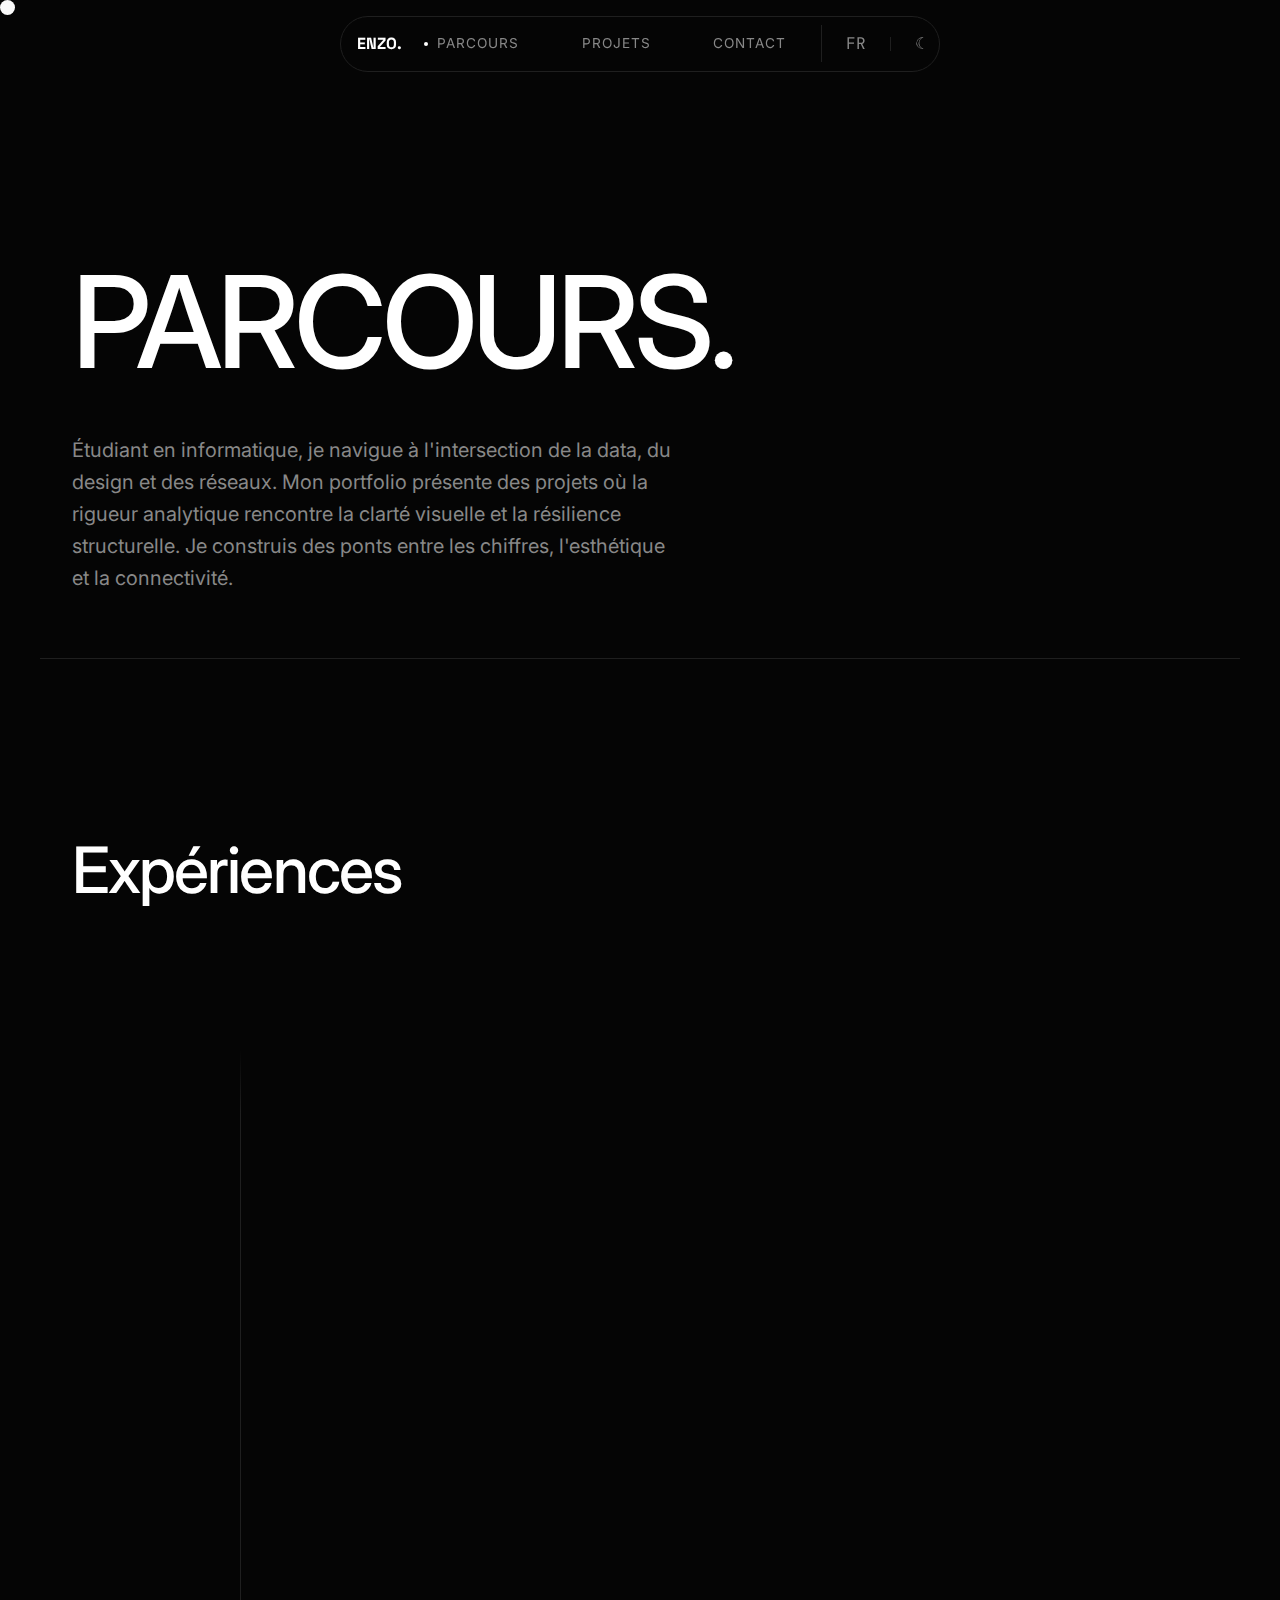
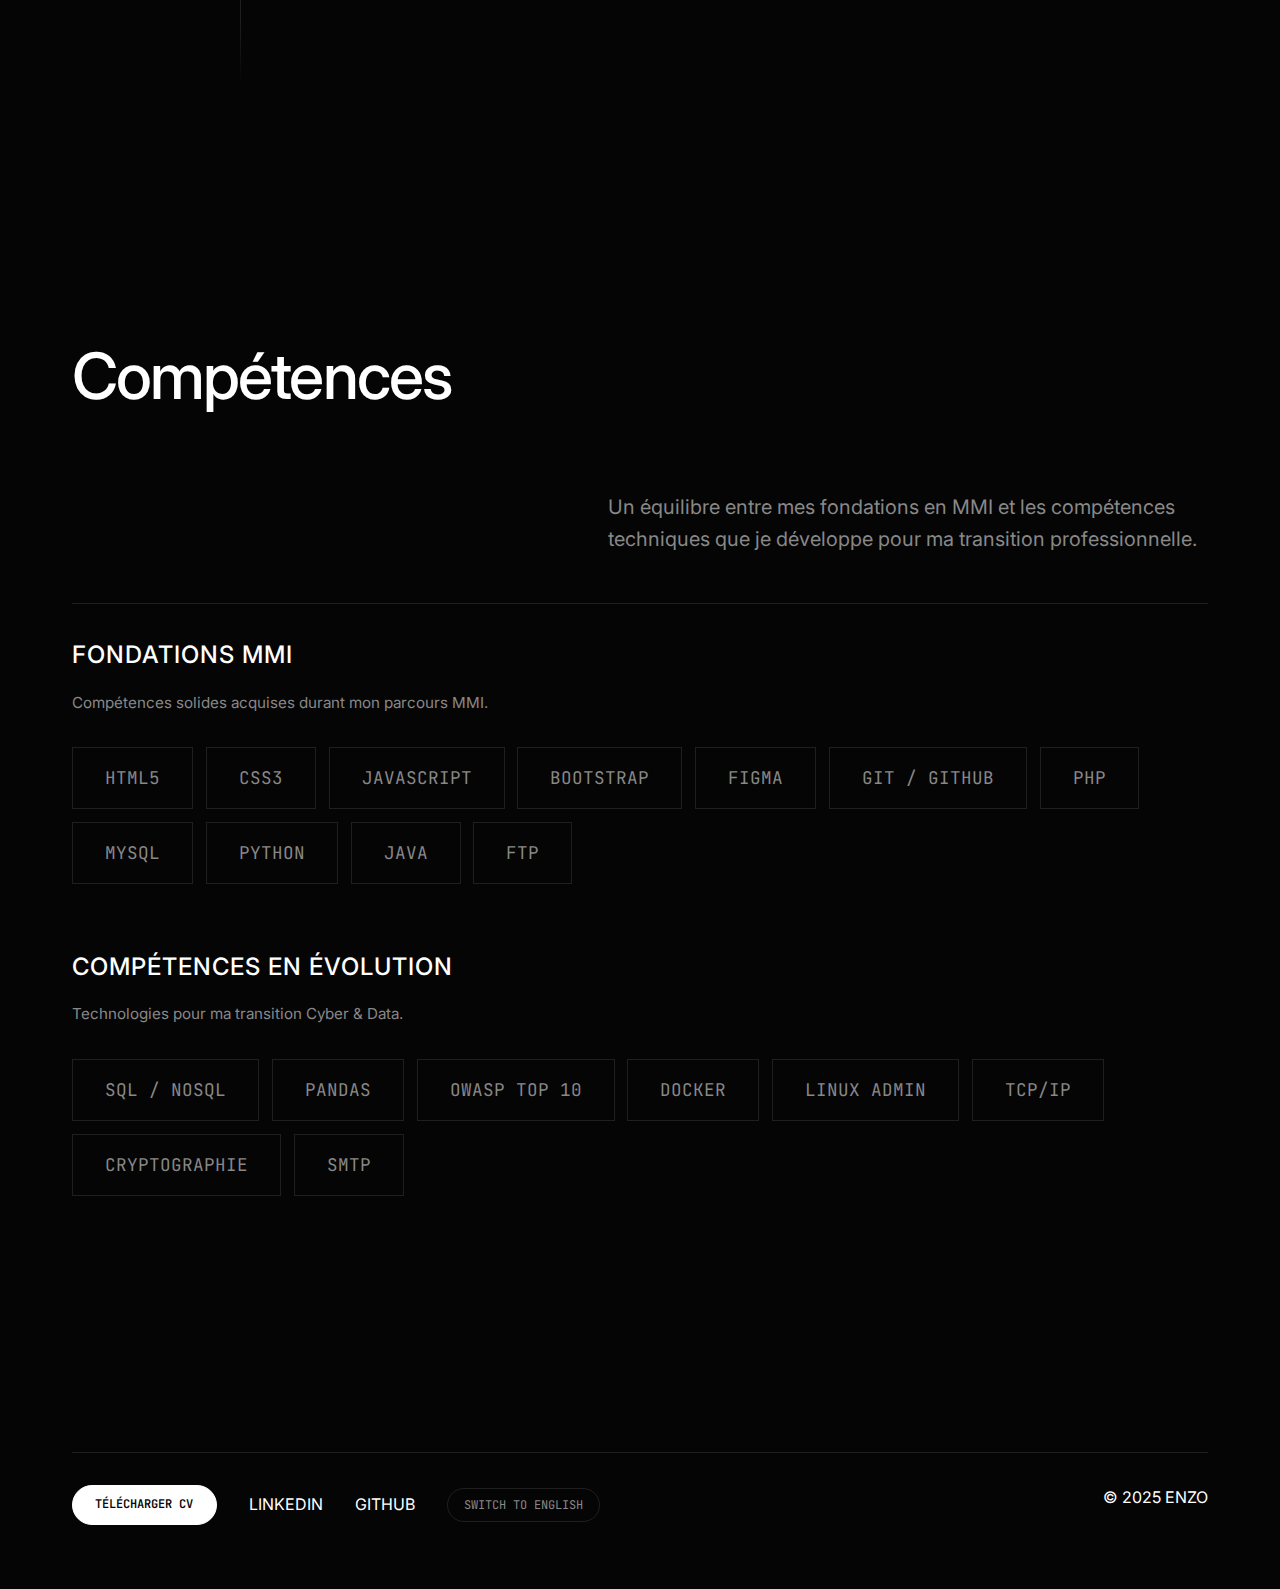
<file: about.html>
<!DOCTYPE html>
<html lang="fr" data-theme="dark">

<head>
    <meta charset="UTF-8">
    <meta name="viewport" content="width=device-width, initial-scale=1.0">
    <title>Parcours - Enzo</title>
    <link
        href="https://fonts.googleapis.com/css2?family=Space+Grotesk:wght@300;500;700&family=Inter:wght@300;400;600&family=JetBrains+Mono:wght@400&display=swap"
        rel="stylesheet">
    <link rel="stylesheet" href="style.css">
    <script>
        const savedTheme = localStorage.getItem('theme') || 'dark';
        document.documentElement.setAttribute('data-theme', savedTheme);
    </script>
    <style>
        .page-header {
            padding-top: 8rem;
            padding-bottom: 4rem;
            border-bottom: 1px solid var(--border-color);
            margin-bottom: 4rem;
        }
    </style>
</head>

<body>
    <div id="cursor"></div>

    <nav>
        <a href="index.html" class="logo">Enzo.</a>
        <div class="nav-links">
            <a href="about.html" data-i18n="nav_story" class="active">Parcours</a>
            <a href="projects.html" data-i18n="nav_work">Travaux</a>
            <a href="contact.html" data-i18n="nav_contact">Contact</a>
        </div>
        <div class="nav-actions">
            <button class="lang-toggle" id="lang-btn">FR</button>
            <div class="sep"></div>
            <button class="theme-toggle" id="theme-btn" title="Changer de thème">
                <span id="theme-icon">☾</span>
            </button>
            <button class="menu-toggle" id="menu-toggle" aria-label="Menu">
                <span></span>
                <span></span>
                <span></span>
            </button>
        </div>
    </nav>

    <main>
        <!-- Header -->
        <section class="container page-header">
            <h1 style="margin-bottom: 1rem;" data-i18n="title_story">Parcours.</h1>
            <p class="lead" style="margin-left: 0;" data-i18n="hero_lead">
                Étudiant en informatique, je navigue à l'intersection de la data, du design et des réseaux. Mon
                portfolio présente des projets où la rigueur analytique rencontre la clarté visuelle et la
                résilience structurelle.
            </p>
        </section>

        <!-- Parcours: Minimal Timeline -->
        <section id="parcours">
            <div class="container">
                <h2 data-i18n="sect_history">Expériences
                </h2>
                <div class="timeline">
                    <div class="timeline-item">
                        <span class="t-date" data-i18n="timeline_date_1">2024 - Aujourd'hui</span>
                        <h3 style="margin-bottom:0;" data-i18n="timeline_title_1">BUT Métiers du Multimédia et de
                            l'Internet</h3>
                        <p class="t-date" data-i18n="timeline_desc_1">Major de promotion 2024 - 2025</p>
                    </div>
                    <div class="timeline-item">
                        <span class="t-date" data-i18n="timeline_date_2">ÉTÉ 2025</span>
                        <h3 style="margin-bottom:0;" data-i18n="timeline_title_2">Junior Data Engineer</h3>
                        <p class="t-date" data-i18n="timeline_desc_2">Stage - La Banque Postale</p>
                    </div>
                    <div class="timeline-item">
                        <span class="t-date" data-i18n="timeline_date_3">2020 - 2023</span>
                        <h3 style="margin-bottom:0;" data-i18n="timeline_title_3">Lycée André Boulloche</h3>
                        <p class="t-date" data-i18n="timeline_desc_3">Baccalauréat Spécialité Mathématiques et Anglais
                            Mention Bien</p>
                    </div>
                </div>
            </div>
        </section>

        <!-- Competences Section -->
        <section id="competences">
            <div class="container">
                <h2 data-i18n="sect_skills">Compétences</h2>
                <p class="lead" style="margin-bottom: 3rem;" data-i18n="skills_lead">
                    Un équilibre entre mes fondations en MMI et les compétences techniques
                    que je développe pour ma transition professionnelle.
                </p>

                <div class="skills-container">
                    <div class="skills-section">
                        <h3 data-i18n="skills_sub_mmi">Fondations MMI</h3>
                        <p class="skills-description" data-i18n="skills_desc_mmi">
                            Compétences solides acquises durant mon parcours MMI.
                        </p>
                        <div class="skills-list">
                            <span class="skill-tag">HTML5</span>
                            <span class="skill-tag">CSS3</span>
                            <span class="skill-tag">JavaScript</span>
                            <span class="skill-tag">Bootstrap</span>
                            <span class="skill-tag">Figma</span>
                            <span class="skill-tag">Git / GitHub</span>
                            <span class="skill-tag">PHP</span>
                            <span class="skill-tag">MySQL</span>
                            <span class="skill-tag">Python</span>
                            <span class="skill-tag">Java</span>
                            <span class="skill-tag">FTP</span>

                        </div>
                    </div>

                    <div class="skills-section">
                        <h3 data-i18n="skills_sub_evo">Compétences en évolution</h3>
                        <p class="skills-description" data-i18n="skills_desc_evo">
                            Technologies pour ma transition Cyber & Data.
                        </p>
                        <div class="skills-list">
                            <span class="skill-tag">SQL / NoSQL</span>
                            <span class="skill-tag">Pandas</span>
                            <span class="skill-tag">OWASP Top 10</span>
                            <span class="skill-tag">Docker</span>
                            <span class="skill-tag">Linux Admin</span>
                            <span class="skill-tag">Tcp/IP</span>
                            <span class="skill-tag">Cryptographie</span>
                            <span class="skill-tag">Smtp</span>
                        </div>
                    </div>
                </div>
            </div>
        </section>

    </main>

    <!-- Footer -->
    <section id="contact-footer" style="padding: 4rem 0;">
        <div class="container contact-wrapper">
            <div
                style="margin-top: 6rem; display: flex; justify-content: space-between; border-top: 1px solid var(--border-color); padding-top: 2rem;">
                <div style="display:flex; gap: 2rem; align-items: center;">
                    <a href="cv/CV_Enzo_Abdi.pdf" download class="btn-download" data-i18n="footer_cv">Télécharger
                        CV</a>
                    <a href="https://www.linkedin.com/in/abdienzo/" target="_blank"
                        style="color: var(--text-primary); text-decoration: none;">LINKEDIN</a>
                    <a href="https://github.com/zoaavela" target="_blank"
                        style="color: var(--text-primary); text-decoration: none;">GITHUB</a>
                    <button class="footer-lang-btn" id="footer-lang-btn">Switch to English</button>
                </div>
                <div>© 2025 ENZO</div>
            </div>
        </div>
    </section>

    <script src="script.js"></script>
</body>

</html>
</file>
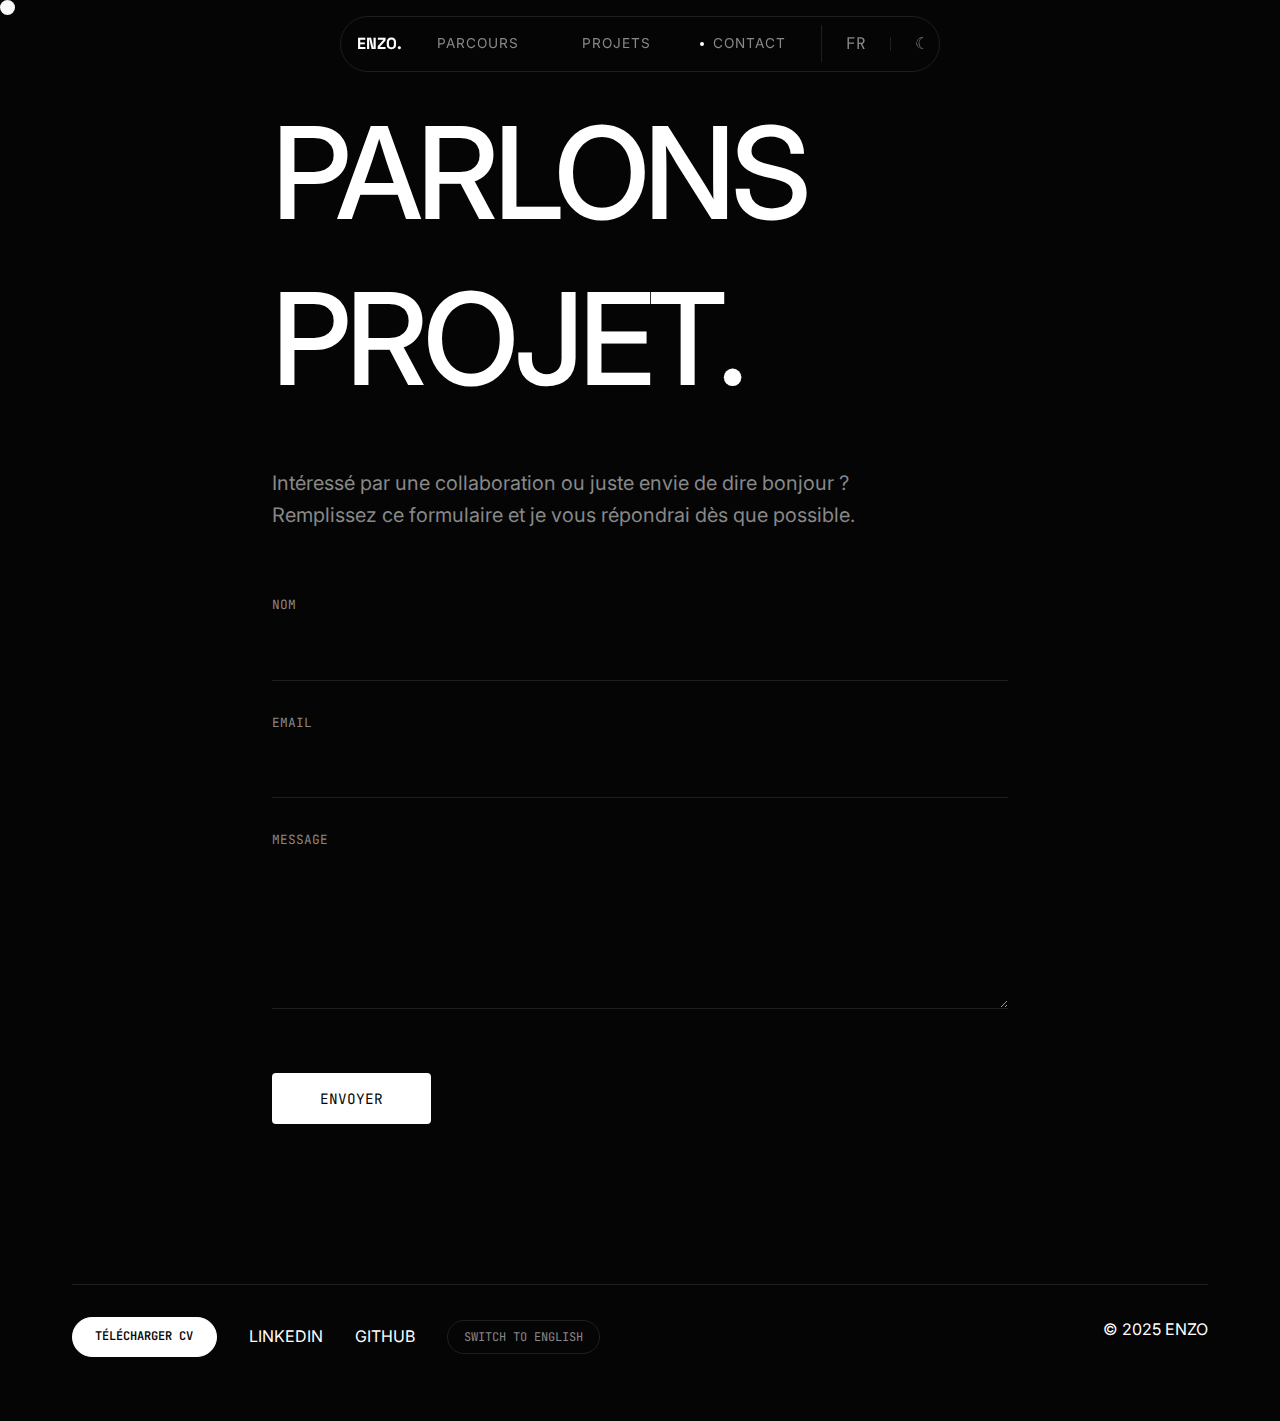
<file: contact.html>
<!DOCTYPE html>
<html lang="fr" data-theme="dark">

<head>
    <meta charset="UTF-8">
    <meta name="viewport" content="width=device-width, initial-scale=1.0">
    <title>Contact - Enzo</title>
    <link
        href="https://fonts.googleapis.com/css2?family=Space+Grotesk:wght@300;500;700&family=Inter:wght@300;400;600&family=JetBrains+Mono:wght@400&display=swap"
        rel="stylesheet">
    <link rel="stylesheet" href="style.css">
    <script>
        const savedTheme = localStorage.getItem('theme') || 'dark';
        document.documentElement.setAttribute('data-theme', savedTheme);
    </script>
    <style>
        .contact-page-wrapper {
            max-width: 800px;
            margin: 0 auto;
            padding-top: 4rem;
        }

        .contact-form {
            display: flex;
            flex-direction: column;
            gap: 2rem;
            margin-top: 4rem;
        }

        .form-group {
            display: flex;
            flex-direction: column;
            gap: 0.5rem;
        }

        .form-label {
            font-family: var(--font-mono);
            font-size: 0.8rem;
            text-transform: uppercase;
            color: var(--text-secondary);
        }

        .form-input,
        .form-textarea {
            background: transparent;
            border: none;
            border-bottom: 1px solid var(--border-color);
            padding: 1rem 0;
            color: var(--text-primary);
            font-family: var(--font-body);
            font-size: 1.2rem;
            transition: 0.3s;
            border-radius: 0;
            outline: none;
        }

        .form-input:focus,
        .form-textarea:focus {
            border-bottom-color: var(--text-primary);
        }

        .form-textarea {
            resize: vertical;
            min-height: 150px;
        }

        .form-submit {
            background: var(--text-primary);
            color: var(--bg-color);
            border: none;
            padding: 1rem 3rem;
            font-family: var(--font-mono);
            text-transform: uppercase;
            font-size: 0.9rem;
            cursor: pointer;
            align-self: flex-start;
            transition: 0.3s;
            border-radius: 4px;
            margin-top: 2rem;
        }

        .form-submit:hover {
            opacity: 0.9;
            transform: translateY(-2px);
        }

        /* Toast Notification */
        .notification-toast {
            position: fixed;
            top: -100px;
            left: 50%;
            transform: translateX(-50%);
            background: var(--text-primary);
            color: var(--bg-color);
            padding: 0.8rem 2rem;
            border-radius: 50px;
            font-family: var(--font-mono);
            font-size: 0.85rem;
            z-index: 2000;
            transition: 0.5s cubic-bezier(0.19, 1, 0.22, 1);
            opacity: 0;
            box-shadow: 0 10px 30px rgba(0, 0, 0, 0.2);
            pointer-events: none;
        }

        .notification-toast.show {
            top: 2rem;
            opacity: 1;
        }
    </style>
</head>

<body>
    <div id="cursor"></div>

    <nav>
        <a href="index.html" class="logo">Enzo.</a>
        <div class="nav-links">
            <a href="about.html" data-i18n="nav_story">Parcours</a>
            <a href="projects.html" data-i18n="nav_work">Travaux</a>
            <a href="contact.html" data-i18n="nav_contact" class="active">Contact</a>
        </div>
        <div class="nav-actions">
            <button class="lang-toggle" id="lang-btn">FR</button>
            <div class="sep"></div>
            <button class="theme-toggle" id="theme-btn" title="Changer de thème">
                <span id="theme-icon">☾</span>
            </button>
            <button class="menu-toggle" id="menu-toggle" aria-label="Menu">
                <span></span>
                <span></span>
                <span></span>
            </button>
        </div>
    </nav>

    <main class="full-height">
        <div class="container contact-page-wrapper">
            <h1 data-i18n="contact_title">Parlons <br>Projet.</h1>
            <p class="lead" style="margin-left: 0;" data-i18n="contact_subtitle">
                Intéressé par une collaboration ou juste envie de dire bonjour ? Remplissez ce formulaire et je vous
                répondrai dès que possible.
            </p>

            <form action="https://formspree.io/f/xqardyla" method="POST" class="contact-form">
                <div class="form-group">
                    <label for="name" class="form-label" data-i18n="form_name">Nom</label>
                    <input type="text" id="name" name="name" class="form-input" required>
                </div>
                <div class="form-group">
                    <label for="email" class="form-label" data-i18n="form_email">Email</label>
                    <input type="email" id="email" name="email" class="form-input" required>
                </div>
                <div class="form-group">
                    <label for="message" class="form-label" data-i18n="form_message">Message</label>
                    <textarea id="message" name="message" class="form-textarea" required></textarea>
                </div>
                <button type="submit" class="form-submit" data-i18n="form_submit">Envoyer</button>
            </form>
        </div>
    </main>

    <!-- Footer -->
    <section id="contact-footer" style="padding: 4rem 0;">
        <div class="container contact-wrapper">
            <div
                style="margin-top: 6rem; display: flex; justify-content: space-between; border-top: 1px solid var(--border-color); padding-top: 2rem;">
                <div style="display:flex; gap: 2rem; align-items: center;">
                    <a href="cv/CV_Enzo_Abdi.pdf" download class="btn-download" data-i18n="footer_cv">Télécharger
                        CV</a>
                    <a href="https://www.linkedin.com/in/abdienzo/" target="_blank"
                        style="color: var(--text-primary); text-decoration: none;">LINKEDIN</a>
                    <a href="https://github.com/zoaavela" target="_blank"
                        style="color: var(--text-primary); text-decoration: none;">GITHUB</a>
                    <button class="footer-lang-btn" id="footer-lang-btn">Switch to English</button>
                </div>
                <div>© 2025 ENZO</div>
            </div>
        </div>
    </section>

    <script src="script.js"></script>

    <!-- Notification Element -->
    <div id="notification" class="notification-toast">Message envoyé avec succès !</div>

    <script>
        // Form handling logic moved to script.js
    </script>
</body>

</html>
</file>
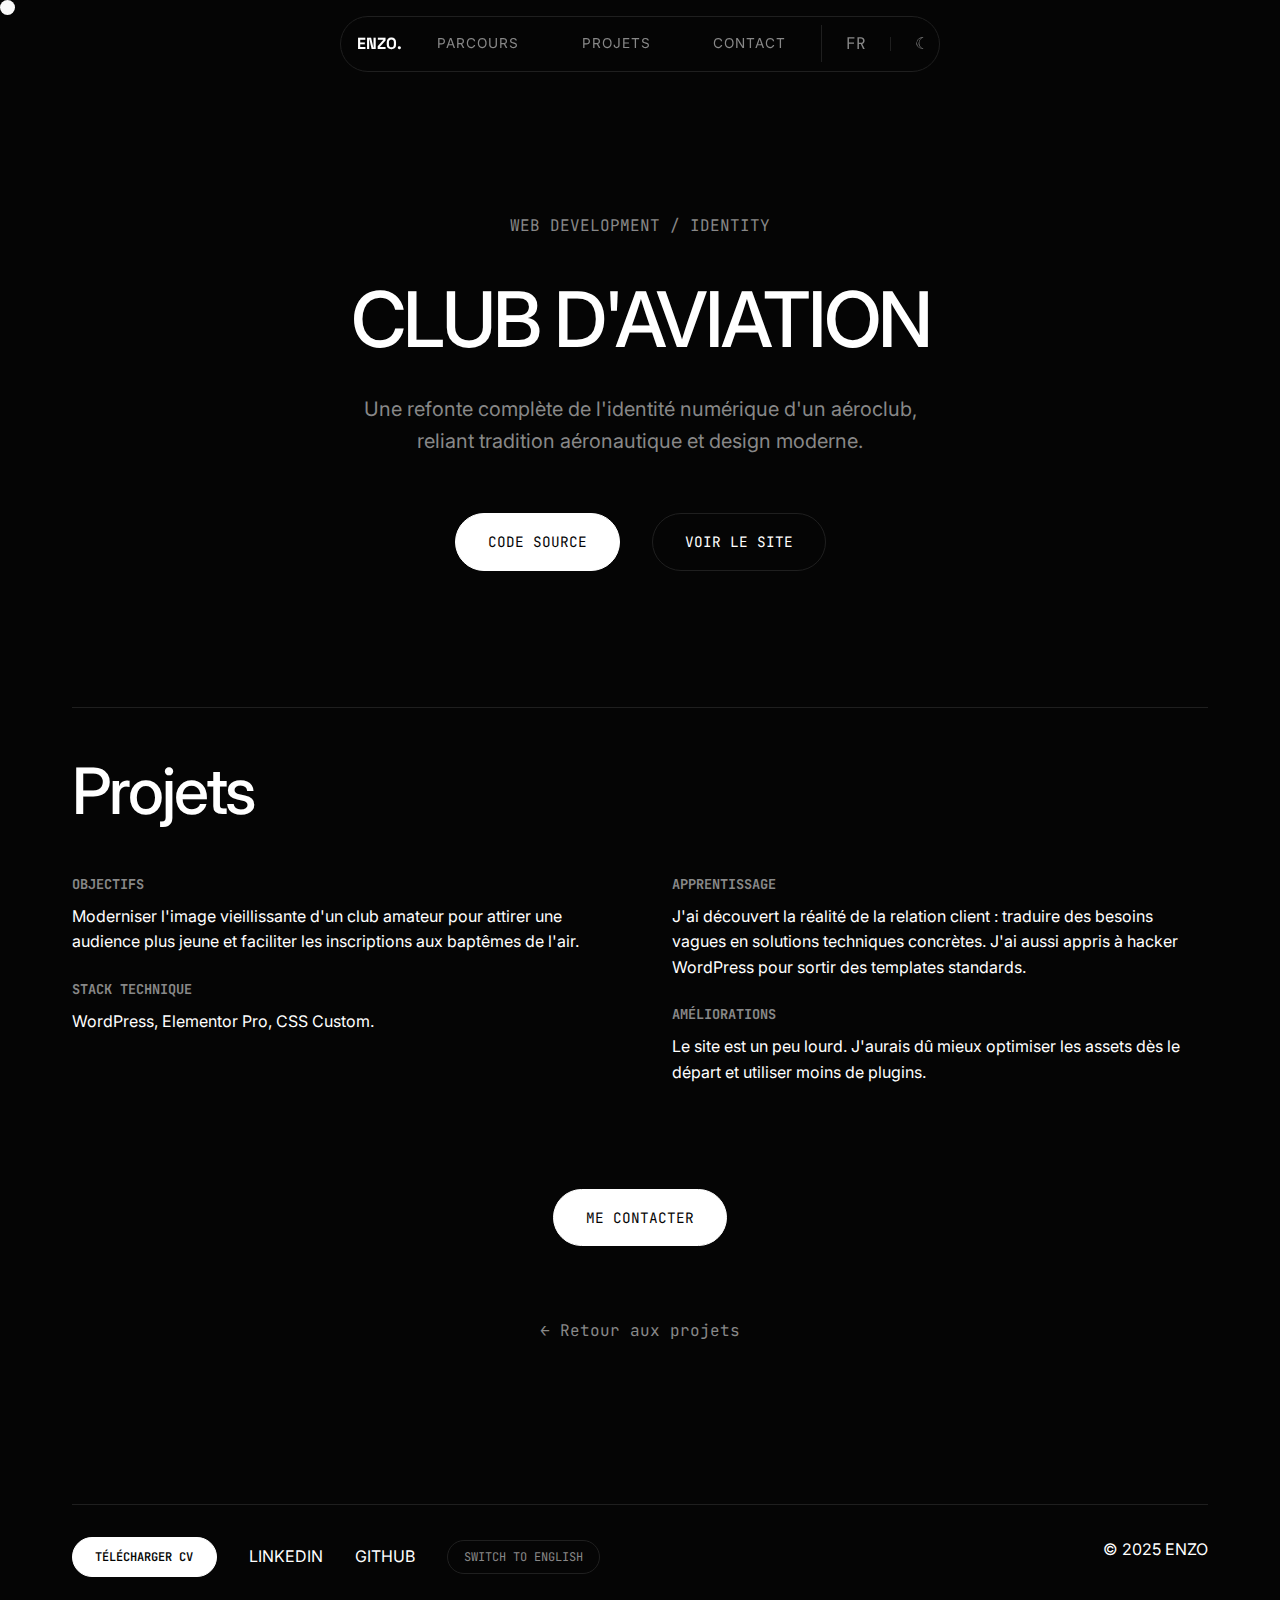
<file: project-aviation.html>
<!DOCTYPE html>
<html lang="fr" data-theme="dark">

<head>
    <meta charset="UTF-8">
    <meta name="viewport" content="width=device-width, initial-scale=1.0">
    <title>Club D'Aviation - Enzo</title>
    <link
        href="https://fonts.googleapis.com/css2?family=Space+Grotesk:wght@300;500;700&family=Inter:wght@300;400;600&family=JetBrains+Mono:wght@400&display=swap"
        rel="stylesheet">
    <link rel="stylesheet" href="style.css">
    <script>
        const savedTheme = localStorage.getItem('theme') || 'dark';
        document.documentElement.setAttribute('data-theme', savedTheme);
    </script>
    <style>
        .project-header {
            padding: 8rem 0 4rem;
            text-align: center;
        }

        .btn-action {
            display: inline-flex;
            align-items: center;
            justify-content: center;
            padding: 1rem 2rem;
            border: 1px solid var(--border-color);
            border-radius: 50px;
            text-decoration: none;
            color: var(--text-primary);
            font-family: var(--font-mono);
            text-transform: uppercase;
            font-size: 0.9rem;
            transition: 0.3s;
            min-width: 160px;
        }

        .btn-action:hover {
            background: var(--text-primary);
            color: var(--bg-color);
            border-color: var(--text-primary);
        }

        .btn-action.primary {
            background: var(--text-primary);
            color: var(--bg-color);
            border-color: var(--text-primary);
        }

        .btn-action.primary:hover {
            background: transparent;
            color: var(--text-primary);
        }

        .preview-container {
            width: 100%;
            height: 500px;
            background: var(--card-bg);
            border: 1px solid var(--border-color);
            margin-top: 4rem;
            display: flex;
            align-items: center;
            justify-content: center;
            border-radius: 8px;
            overflow: hidden;
            position: relative;
        }

        .preview-container img {
            width: 100%;
            height: 100%;
            object-fit: cover;
        }
    </style>
</head>

<body>
    <div id="cursor"></div>

    <nav>
        <a href="index.html" class="logo">Enzo.</a>
        <div class="nav-links">
            <a href="about.html" data-i18n="nav_story">Parcours</a>
            <a href="projects.html" data-i18n="nav_work">Travaux</a>
            <a href="contact.html" data-i18n="nav_contact">Contact</a>
        </div>
        <div class="nav-actions">
            <button class="lang-toggle" id="lang-btn">FR</button>
            <div class="sep"></div>
            <button class="theme-toggle" id="theme-btn" title="Changer de thème">

                <span id="theme-icon">☾</span>
            </button>
            <button class="menu-toggle" id="menu-toggle" aria-label="Menu">
                <span></span>
                <span></span>
                <span></span>
            </button>
        </div>
    </nav>

    <main>
        <article class="container">
            <!-- Header -->
            <div class="project-header">
                <span class="tag" style="font-family: var(--font-mono); color: var(--text-secondary);">WEB DEVELOPMENT /
                    IDENTITY</span>
                <h1 style="font-size: clamp(3rem, 6vw, 5rem); margin: 1rem 0;" data-i18n="avia_title">Club D'Aviation
                </h1>
                <p class="lead" style="margin: 0 auto; max-width: 600px;" data-i18n="avia_lead">
                    Une refonte complète de l'identité numérique d'un aéroclub, reliant tradition aéronautique et design
                    moderne.
                </p>

                <!-- Actions -->
                <div style="margin-top: 3rem; display: flex; gap: 1rem; justify-content: center;">
                    <a href="https://github.com/zoaavela/airclub-website" class="btn-action primary"
                        data-i18n="btn_code">Code Source</a>
                    <a href="https://zoaavela.github.io/airclub-website/" class="btn-action" data-i18n="btn_live">Voir
                        le site</a>
                </div>
            </div>


            <!-- Details -->
            <div
                style="margin-top: 4rem; display: grid; grid-template-columns: repeat(2, 1fr); gap: 4rem; border-top: 1px solid var(--border-color); padding-top: 2rem;">

                <!-- Project: Club Aviation -->
                <div style="grid-column: span 2;">
                    <h2 style="margin-bottom: 2rem;" data-i18n="stat_projects">Le Projet</h2>
                    <div style="display: grid; grid-template-columns: 1fr 1fr; gap: 4rem;">
                        <div>
                            <h4 style="font-family: var(--font-mono); color: var(--text-secondary); margin-bottom: 0.5rem; text-transform: uppercase; font-size: 0.85rem;"
                                data-i18n="lbl_objectives">
                                Objectifs</h4>
                            <p style="margin-bottom: 1.5rem;" data-i18n="avia_obj">Moderniser l'image vieillissante d'un
                                club amateur pour
                                attirer une audience plus jeune et faciliter les inscriptions aux baptêmes de l'air.</p>

                            <h4 style="font-family: var(--font-mono); color: var(--text-secondary); margin-bottom: 0.5rem; text-transform: uppercase; font-size: 0.85rem;"
                                data-i18n="lbl_stack">
                                Stack</h4>
                            <p>WordPress, Elementor Pro, CSS Custom.</p>
                        </div>
                        <div>
                            <h4 style="font-family: var(--font-mono); color: var(--text-secondary); margin-bottom: 0.5rem; text-transform: uppercase; font-size: 0.85rem;"
                                data-i18n="lbl_learning">
                                Apprentissage</h4>
                            <p style="margin-bottom: 1.5rem;" data-i18n="avia_learn">J'ai découvert la réalité de la
                                relation client : traduire
                                des besoins vagues en solutions techniques concrètes. J'ai aussi appris à hacker
                                WordPress pour sortir des templates standards.</p>

                            <h4 style="font-family: var(--font-mono); color: var(--text-secondary); margin-bottom: 0.5rem; text-transform: uppercase; font-size: 0.85rem;"
                                data-i18n="lbl_improvements">
                                Améliorations</h4>
                            <p data-i18n="avia_imp">Le site est un peu lourd. J'aurais dû mieux optimiser les assets dès
                                le départ et
                                utiliser moins de plugins.</p>
                        </div>
                    </div>
                </div>

            </div>

            <div style="margin-top: 6rem; text-align: center;">
                <a href="contact.html" class="btn-action primary" data-i18n="btn_contact_me">Me Contacter</a>
            </div>

            <div style="margin-top: 4rem; text-align: center;">
                <a href="projects.html"
                    style="color: var(--text-secondary); text-decoration: none; font-family: var(--font-mono);"
                    data-i18n="back_projects">← Retour
                    aux projets</a>
            </div>

        </article>
    </main>

    <!-- Footer -->
    <section id="contact-footer" style="padding: 4rem 0;">
        <div class="container contact-wrapper">
            <div
                style="margin-top: 6rem; display: flex; justify-content: space-between; border-top: 1px solid var(--border-color); padding-top: 2rem;">
                <div style="display:flex; gap: 2rem; align-items: center;">
                    <a href="cv/CV_Enzo_Abdi.pdf" download class="btn-download" data-i18n="footer_cv">Télécharger CV</a>
                    <a href="https://www.linkedin.com/in/abdienzo/" target="_blank"
                        style="color: var(--text-primary); text-decoration: none;">LINKEDIN</a>
                    <a href="https://github.com/zoaavela" target="_blank"
                        style="color: var(--text-primary); text-decoration: none;">GITHUB</a>
                    <button class="footer-lang-btn" id="footer-lang-btn">Switch to English</button>
                </div>
                <div>© 2025 ENZO</div>
            </div>
        </div>
    </section>

    <script src="script.js"></script>
</body>

</html>
</file>
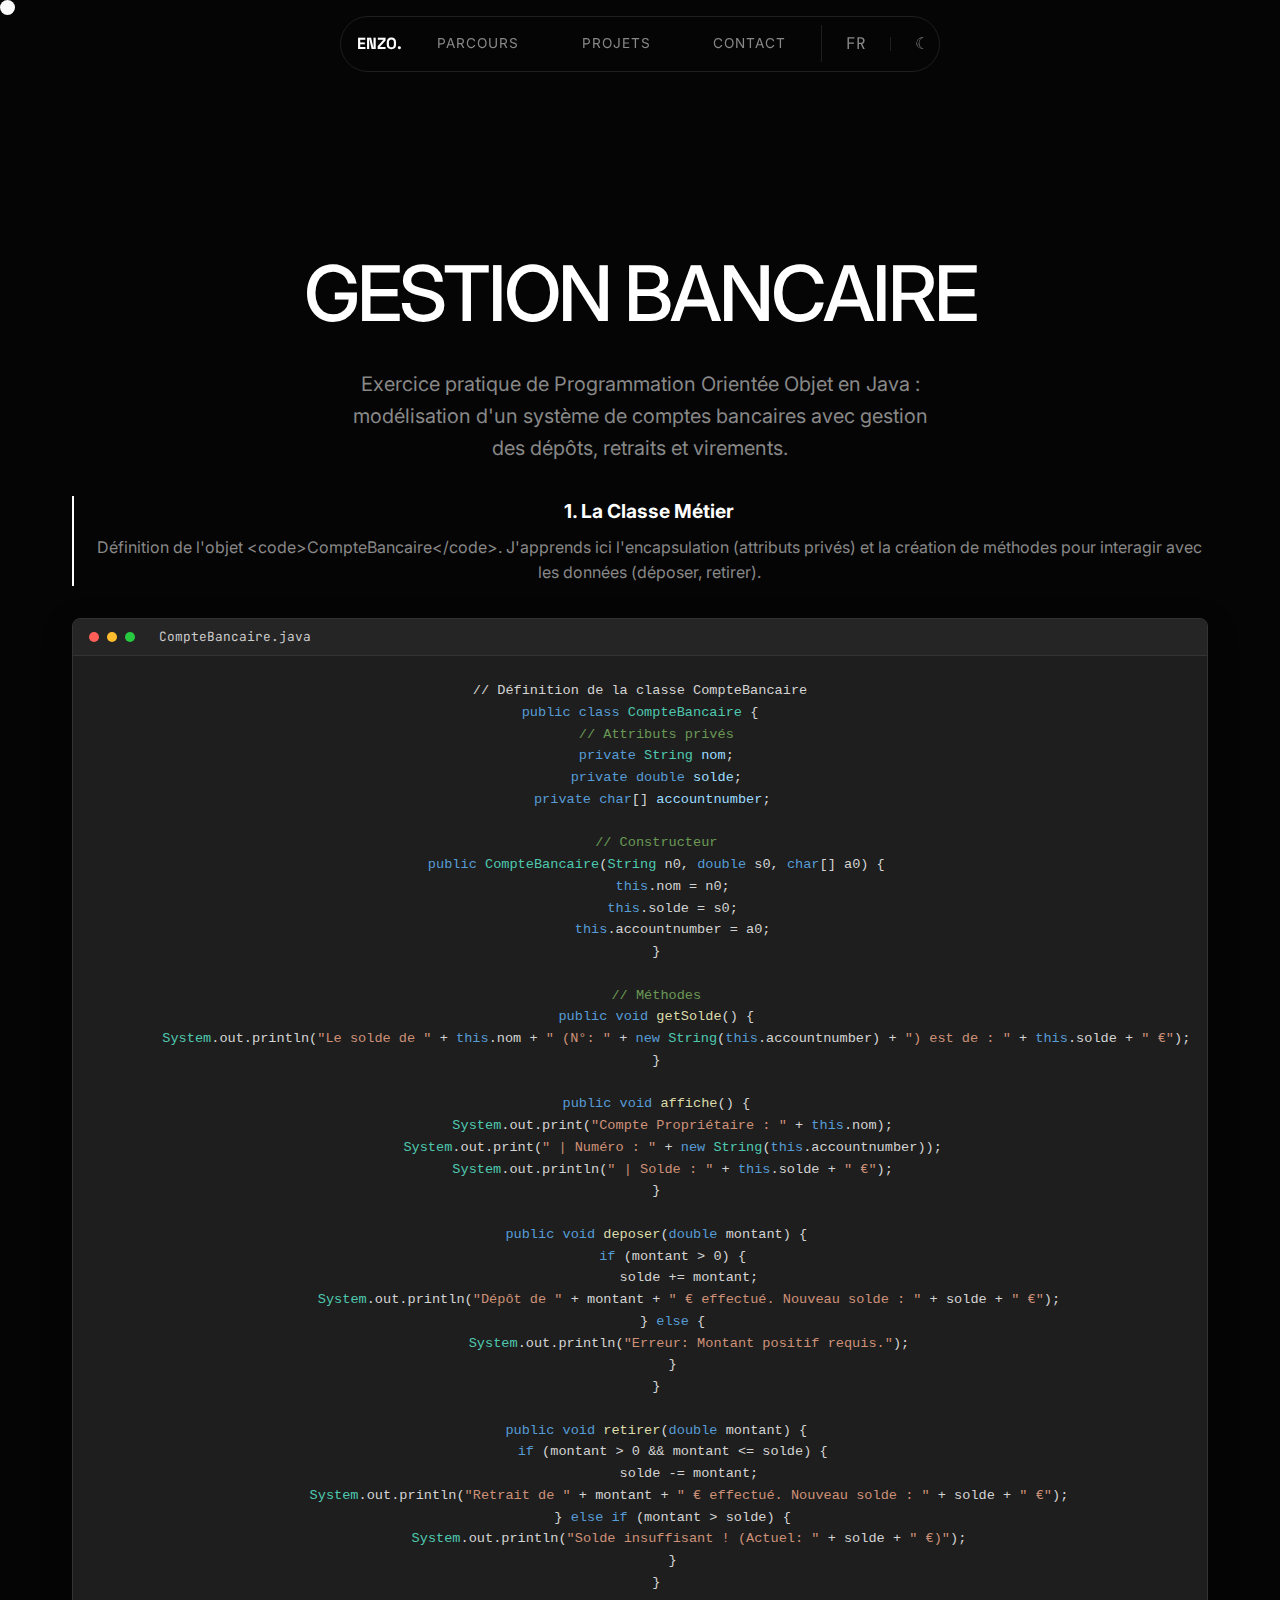
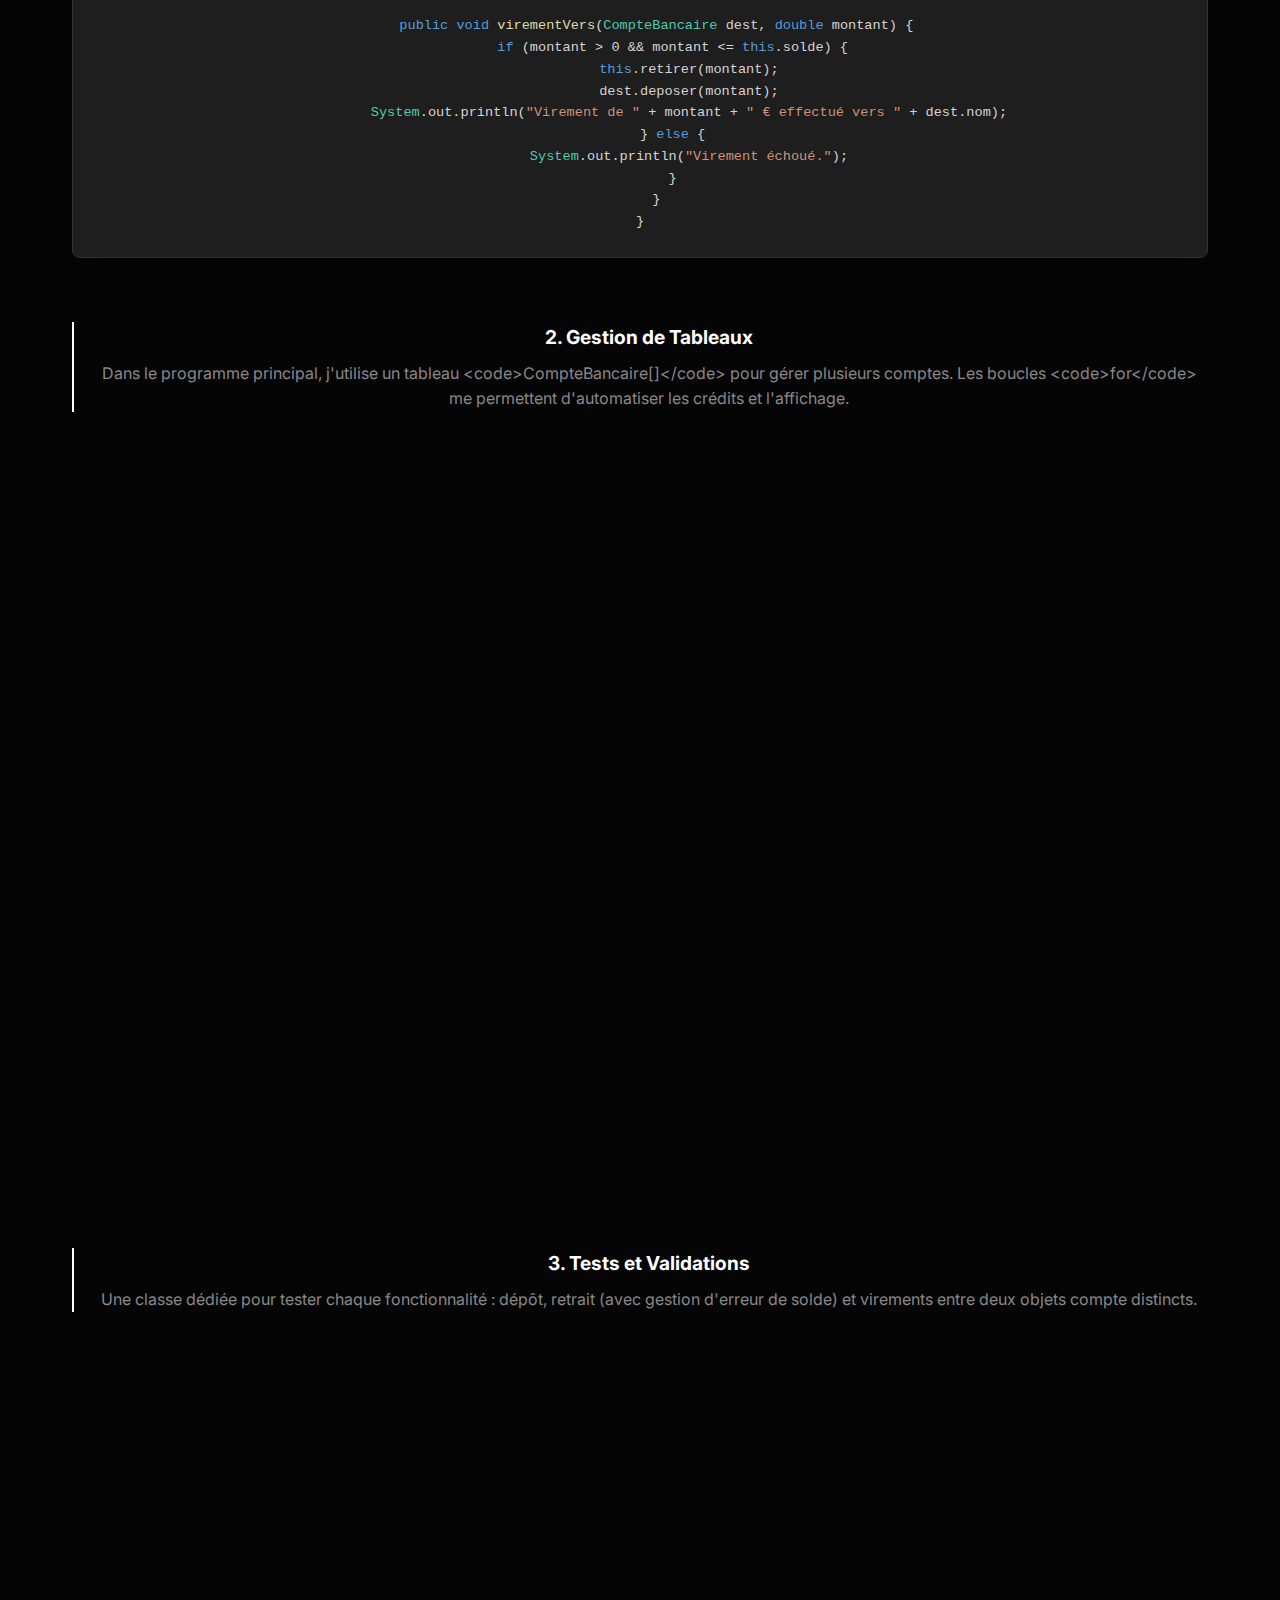
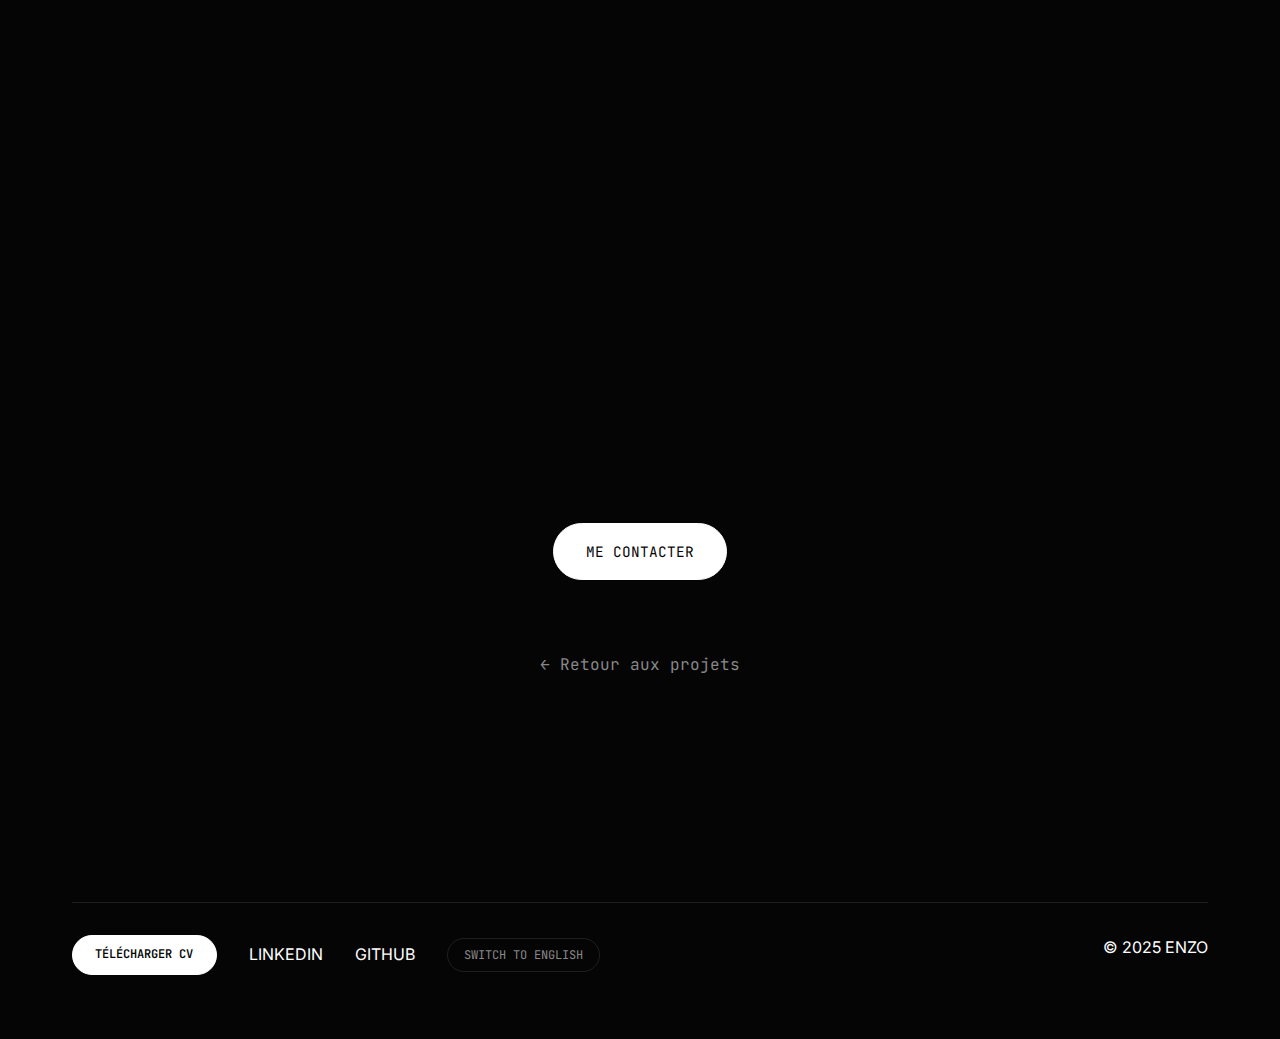
<file: project-bank.html>
<!DOCTYPE html>
<html lang="fr" data-theme="dark">

<head>
    <meta charset="UTF-8">
    <meta name="viewport" content="width=device-width, initial-scale=1.0">
    <title>Gestion Bancaire (Java) - Enzo</title>
    <link
        href="https://fonts.googleapis.com/css2?family=Space+Grotesk:wght@300;500;700&family=Inter:wght@300;400;600&family=JetBrains+Mono:wght@400&display=swap"
        rel="stylesheet">
    <link rel="stylesheet" href="style.css">
    <script>
        const savedTheme = localStorage.getItem('theme') || 'dark';
        document.documentElement.setAttribute('data-theme', savedTheme);
    </script>
    <style>
        /* Custom Styles for Code Showcase */
        .code-window {
            background: #1e1e1e;
            border-radius: 8px;
            overflow: hidden;
            border: 1px solid #333;
            margin-bottom: 2rem;
            box-shadow: 0 10px 30px rgba(0, 0, 0, 0.3);
            font-family: 'JetBrains Mono', monospace;
            font-size: 0.85rem;
            line-height: 1.6;
            opacity: 0;
            transform: translateY(20px);
            transition: 0.5s ease-out;
        }

        .code-window.visible {
            opacity: 1;
            transform: translateY(0);
        }

        .window-header {
            background: #252526;
            padding: 0.5rem 1rem;
            display: flex;
            align-items: center;
            gap: 0.5rem;
            border-bottom: 1px solid #333;
        }

        .dot {
            width: 10px;
            height: 10px;
            border-radius: 50%;
        }

        .dot.red {
            background: #ff5f56;
        }

        .dot.yellow {
            background: #ffbd2e;
        }

        .dot.green {
            background: #27c93f;
        }

        .filename {
            margin-left: 1rem;
            color: #ccc;
            font-size: 0.8rem;
        }

        .code-content {
            padding: 1.5rem;
            color: #d4d4d4;
            overflow-x: auto;
            position: relative;
        }

        /* Syntax Highlighting Simulation */
        .k {
            color: #569cd6;
        }

        /* keyword */
        .s {
            color: #ce9178;
        }

        /* string */
        .c {
            color: #6a9955;
        }

        /* comment */
        .t {
            color: #4ec9b0;
        }

        /* type/class */
        .m {
            color: #dcdcaa;
        }

        /* method */
        .n {
            color: #9cdcfe;
        }

        /* variable */

        /* Typing Animation Cursor */
        .typing-cursor::after {
            content: '|';
            animation: blink 1s infinite;
            color: var(--text-primary);
        }

        @keyframes blink {

            0%,
            100% {
                opacity: 1;
            }

            50% {
                opacity: 0;
            }
        }

        .learning-badge {
            display: inline-flex;
            align-items: center;
            gap: 0.5rem;
            padding: 0.5rem 1rem;
            background: rgba(255, 178, 62, 0.15);
            border: 1px solid rgba(255, 178, 62, 0.3);
            color: #ffb23e;
            border-radius: 50px;
            margin-bottom: 2rem;
            font-family: var(--font-mono);
            font-size: 0.9rem;
        }
    </style>
</head>

<body>
    <div id="cursor"></div>

    <nav>
        <a href="index.html" class="logo">Enzo.</a>
        <div class="nav-links">
            <a href="about.html" data-i18n="nav_story">Parcours</a>
            <a href="projects.html" data-i18n="nav_work">Travaux</a>
            <a href="contact.html" data-i18n="nav_contact">Contact</a>
        </div>
        <div class="nav-actions">
            <button class="lang-toggle" id="lang-btn">FR</button>
            <div class="sep"></div>
            <button class="theme-toggle" id="theme-btn" title="Changer de thème">
                <span id="theme-icon">☾</span>
            </button>
            <button class="menu-toggle" id="menu-toggle" aria-label="Menu">
                <span></span>
                <span></span>
                <span></span>
            </button>
        </div>
    </nav>

    <main>
        <article class="container">
            <div style="padding: 8rem 0 4rem; text-align: center;">
                <h1 style="font-size: clamp(3rem, 6vw, 5rem); margin: 1rem 0;" data-i18n="bank_title">Gestion Bancaire
                </h1>
                <p class="lead" style="margin: 0 auto; max-width: 600px;" data-i18n="bank_lead">
                    Exercice pratique de Programmation Orientée Objet en Java : modélisation d'un système de comptes
                    bancaires avec gestion des dépôts, retraits et virements.
                </p>

                <!-- JAVA CODE SHOWCASE -->
                <div style="margin-top: 2rem;">

                    <!-- File 1: CompteBancaire -->
                    <div class="code-intro"
                        style="margin-bottom: 2rem; border-left: 2px solid var(--text-primary); padding-left: 1rem;">
                        <h3 style="font-size: 1.2rem; margin-bottom: 0.5rem;" data-i18n="bank_c1_title">1. La Classe
                            Métier
                        </h3>
                        <p style="color: var(--text-secondary);" data-i18n="bank_c1_text">
                            Définition de l'objet <code>CompteBancaire</code>. J'apprends ici l'encapsulation (attributs
                            privés) et la création de méthodes pour interagir avec les données (déposer, retirer).
                        </p>
                    </div>
                    <div class="code-window" id="window-1">
                        <div class="window-header">
                            <div class="dot red"></div>
                            <div class="dot yellow"></div>
                            <div class="dot green"></div>
                            <span class="filename">CompteBancaire.java</span>
                        </div>
                        <pre class="code-content" id="code-1"></pre>
                    </div>

                    <!-- File 2: Main Logic -->
                    <div class="code-intro"
                        style="margin: 4rem 0 2rem; border-left: 2px solid var(--text-primary); padding-left: 1rem;">
                        <h3 style="font-size: 1.2rem; margin-bottom: 0.5rem;" data-i18n="bank_c2_title">2. Gestion de
                            Tableaux</h3>
                        <p style="color: var(--text-secondary);" data-i18n="bank_c2_text">
                            Dans le programme principal, j'utilise un tableau <code>CompteBancaire[]</code> pour gérer
                            plusieurs comptes. Les boucles <code>for</code> me permettent d'automatiser les crédits et
                            l'affichage.
                        </p>
                    </div>
                    <div class="code-window" id="window-2">
                        <div class="window-header">
                            <div class="dot red"></div>
                            <div class="dot yellow"></div>
                            <div class="dot green"></div>
                            <span class="filename">Main.java</span>
                        </div>
                        <pre class="code-content" id="code-2"></pre>
                    </div>

                    <!-- File 3: TestCompte -->
                    <div class="code-intro"
                        style="margin: 4rem 0 2rem; border-left: 2px solid var(--text-primary); padding-left: 1rem;">
                        <h3 style="font-size: 1.2rem; margin-bottom: 0.5rem;" data-i18n="bank_c3_title">3. Tests et
                            Validations</h3>
                        <p style="color: var(--text-secondary);" data-i18n="bank_c3_text">
                            Une classe dédiée pour tester chaque fonctionnalité : dépôt, retrait (avec gestion d'erreur
                            de
                            solde) et virements entre deux objets compte distincts.
                        </p>
                    </div>
                    <div class="code-window" id="window-3">
                        <div class="window-header">
                            <div class="dot red"></div>
                            <div class="dot yellow"></div>
                            <div class="dot green"></div>
                            <span class="filename">TestCompte.java</span>
                        </div>
                        <pre class="code-content" id="code-3"></pre>
                    </div>

                </div>

                <div style="margin-top: 6rem; text-align: center;">
                    <a href="contact.html" class="btn-action primary" data-i18n="btn_contact_me">Me Contacter</a>
                </div>

                <div style="margin-top: 4rem; text-align: center;">
                    <a href="projects.html"
                        style="color: var(--text-secondary); text-decoration: none; font-family: var(--font-mono);"
                        data-i18n="back_projects">← Retour
                        aux projets</a>
                </div>

        </article>
    </main>

    <!-- Footer -->
    <section id="contact-footer" style="padding: 4rem 0;">
        <div class="container contact-wrapper">
            <div
                style="margin-top: 6rem; display: flex; justify-content: space-between; border-top: 1px solid var(--border-color); padding-top: 2rem;">
                <div style="display:flex; gap: 2rem; align-items: center;">
                    <a href="cv/CV_Enzo_Abdi.pdf" download class="btn-download" data-i18n="footer_cv">Télécharger CV</a>
                    <a href="https://www.linkedin.com/in/abdienzo/" target="_blank"
                        style="color: var(--text-primary); text-decoration: none;">LINKEDIN</a>
                    <a href="https://github.com/zoaavela" target="_blank"
                        style="color: var(--text-primary); text-decoration: none;">GITHUB</a>
                    <button class="footer-lang-btn" id="footer-lang-btn">Switch to English</button>
                </div>
                <div>© 2025 ENZO</div>
            </div>
        </div>
    </section>

    <script src="script.js"></script>
    <script>
        // Data for Typewriter Effect
        const codes = [
            `// Définition de la classe CompteBancaire
<span class="k">public class</span> <span class="t">CompteBancaire</span> {
    <span class="c">// Attributs privés</span>
    <span class="k">private</span> <span class="t">String</span> <span class="n">nom</span>;
    <span class="k">private double</span> <span class="n">solde</span>;
    <span class="k">private char</span>[] <span class="n">accountnumber</span>; 

    <span class="c">// Constructeur</span>
    <span class="k">public</span> <span class="t">CompteBancaire</span>(<span class="t">String</span> n0, <span class="k">double</span> s0, <span class="k">char</span>[] a0) {
        <span class="k">this</span>.nom = n0;
        <span class="k">this</span>.solde = s0;
        <span class="k">this</span>.accountnumber = a0;
    }

    <span class="c">// Méthodes</span>
    <span class="k">public void</span> <span class="m">getSolde</span>() {
        <span class="t">System</span>.out.println(<span class="s">"Le solde de "</span> + <span class="k">this</span>.nom + <span class="s">" (N°: "</span> + <span class="k">new</span> <span class="t">String</span>(<span class="k">this</span>.accountnumber) + <span class="s">") est de : "</span> + <span class="k">this</span>.solde + <span class="s">" €"</span>);
    }

    <span class="k">public void</span> <span class="m">affiche</span>() {
        <span class="t">System</span>.out.print(<span class="s">"Compte Propriétaire : "</span> + <span class="k">this</span>.nom);
        <span class="t">System</span>.out.print(<span class="s">" | Numéro : "</span> + <span class="k">new</span> <span class="t">String</span>(<span class="k">this</span>.accountnumber));
        <span class="t">System</span>.out.println(<span class="s">" | Solde : "</span> + <span class="k">this</span>.solde + <span class="s">" €"</span>);
    }

    <span class="k">public void</span> <span class="m">deposer</span>(<span class="k">double</span> montant) {
        <span class="k">if</span> (montant > 0) {
            solde += montant;
            <span class="t">System</span>.out.println(<span class="s">"Dépôt de "</span> + montant + <span class="s">" € effectué. Nouveau solde : "</span> + solde + <span class="s">" €"</span>);
        } <span class="k">else</span> {
            <span class="t">System</span>.out.println(<span class="s">"Erreur: Montant positif requis."</span>);
        }
    }

    <span class="k">public void</span> <span class="m">retirer</span>(<span class="k">double</span> montant) {
        <span class="k">if</span> (montant > 0 && montant <= solde) {
            solde -= montant;
            <span class="t">System</span>.out.println(<span class="s">"Retrait de "</span> + montant + <span class="s">" € effectué. Nouveau solde : "</span> + solde + <span class="s">" €"</span>);
        } <span class="k">else if</span> (montant > solde) {
            <span class="t">System</span>.out.println(<span class="s">"Solde insuffisant ! (Actuel: "</span> + solde + <span class="s">" €)"</span>);
        }
    }

    <span class="k">public void</span> <span class="m">virementVers</span>(<span class="t">CompteBancaire</span> dest, <span class="k">double</span> montant) {
        <span class="k">if</span> (montant > 0 && montant <= <span class="k">this</span>.solde) {
            <span class="k">this</span>.retirer(montant);
            dest.deposer(montant);
            <span class="t">System</span>.out.println(<span class="s">"Virement de "</span> + montant + <span class="s">" € effectué vers "</span> + dest.nom);
        } <span class="k">else</span> {
            <span class="t">System</span>.out.println(<span class="s">"Virement échoué."</span>);
        }
    }
}`,
            `// Programme principal avec tableau de comptes
<span class="k">public class</span> <span class="t">Main</span> {
    <span class="k">public static void</span> <span class="m">main</span>(String[] args) {
        <span class="t">System</span>.out.println(<span class="s">"Programme Tableau de Comptes"</span>);

        <span class="c">// Création du tableau de 4 comptes</span>
        <span class="t">CompteBancaire</span>[] <span class="n">tabComptes</span> = <span class="k">new</span> <span class="t">CompteBancaire</span>[4];

        <span class="k">for</span> (<span class="k">int</span> i = 0; i < tabComptes.length; i++) {
            <span class="t">String</span> nom = <span class="s">"Compte n°"</span> + (i + 1);
            <span class="t">String</span> num = <span class="s">"C"</span> + (i + 1);
            <span class="c">// Chaque compte démarre avec 20 euros</span>
            tabComptes[i] = <span class="k">new</span> <span class="t">CompteBancaire</span>(nom, 20.0, num.toCharArray());
        }

        <span class="t">System</span>.out.println(<span class="s">"\n--- Crédits Automatiques ---"</span>);
        <span class="k">for</span> (<span class="k">int</span> i = 0; i < tabComptes.length; i++) {
            <span class="k">double</span> montant = 100.0 * i;
            <span class="t">System</span>.out.print(<span class="s">"Compte n°"</span> + (i+1) + <span class="s">" : "</span>);
            tabComptes[i].deposer(montant);
        }

        <span class="t">System</span>.out.println(<span class="s">"\n--- Affichage Final ---"</span>);
        <span class="k">for</span> (<span class="t">CompteBancaire</span> compte : tabComptes) {
            compte.affiche();
        }
    }
}`,
            `// Classe de Tests Unitaires
<span class="k">public class</span> <span class="t">TestCompte</span> {
    <span class="k">public static void</span> <span class="m">main</span>(String[] args) {
        testCompte();
        <span class="t">System</span>.out.println(<span class="s">"-----------------------------------"</span>);
        testTableauCompte();
    }

    <span class="k">public static void</span> <span class="m">testCompte</span>(){
        <span class="t">CompteBancaire</span> c1 = <span class="k">new</span> <span class="t">CompteBancaire</span>(<span class="s">"Alice"</span>, 500.0, <span class="s">"1111"</span>.toCharArray());
        <span class="t">CompteBancaire</span> c2 = <span class="k">new</span> <span class="t">CompteBancaire</span>(<span class="s">"Bob"</span>, 100.0, <span class="s">"2222"</span>.toCharArray());

        c1.affiche();
        
        <span class="t">System</span>.out.println(<span class="s">"\nTest du Virement"</span>);
        c1.virementVers(c2, 100.0);
        
        c1.getSolde();
        c2.getSolde();
    }
    
    <span class="k">public static void</span> <span class="m">testTableauCompte</span>() {
        <span class="c">// ... (Logique identique au Main)</span>
        <span class="t">System</span>.out.println(<span class="s">"Test Tableau exécuté."</span>);
    }
}`
        ];

        // Typewriter Logic
        function typeCode(elementId, htmlContent, speed = 10) {
            const element = document.getElementById(elementId);
            // We can't type HTML character by character easily without breaking tags.
            // Simplified approach: Render line by line smoothly

            // Actually, for "little by little" feel without complex parsing:
            // Let's just set the innerHTML but use CSS animation to reveal it or simple chunking?
            // Better: Split by newlines and append <div class="line">...</div> with delay

            // Removing HTML tags for raw typing is bad for highlighting.
            // Let's go with "Block Reveal" - showing lines sequentially.

            element.innerHTML = '';
            // Split by line break in source string (simulated)
            // Note: The input strings are HTML formatted.
            // Let's treat the whole block as ready-to-go HTML and just animate the container or use a library.
            // Given the constraints, I will dump the HTML and animate the opacity of children if structured, 
            // OR simpler: Just put the content in.

            // Revised Plan: Just insert it. The "defiler petit a petit" might be satisfied by the
            // staggered entrance of the windows themselves (which I added in CSS with scroll observer below).
            element.innerHTML = htmlContent;
        }

        // Intersection Observer for scroll animations
        const observer = new IntersectionObserver((entries) => {
            entries.forEach((entry, index) => {
                if (entry.isIntersecting) {
                    setTimeout(() => {
                        entry.target.classList.add('visible');
                        // Optional: Trigger a "typing" effect here if we really wanted to
                    }, index * 200);
                }
            });
        }, { threshold: 0.1 });

        // Initialize
        document.querySelectorAll('.code-window').forEach((win, index) => {
            observer.observe(win);
            // Pre-fill content (or fill it on view)
            const codeBox = win.querySelector('.code-content');
            codeBox.innerHTML = codes[index];
        });

    </script>
</body>

</html>
</file>
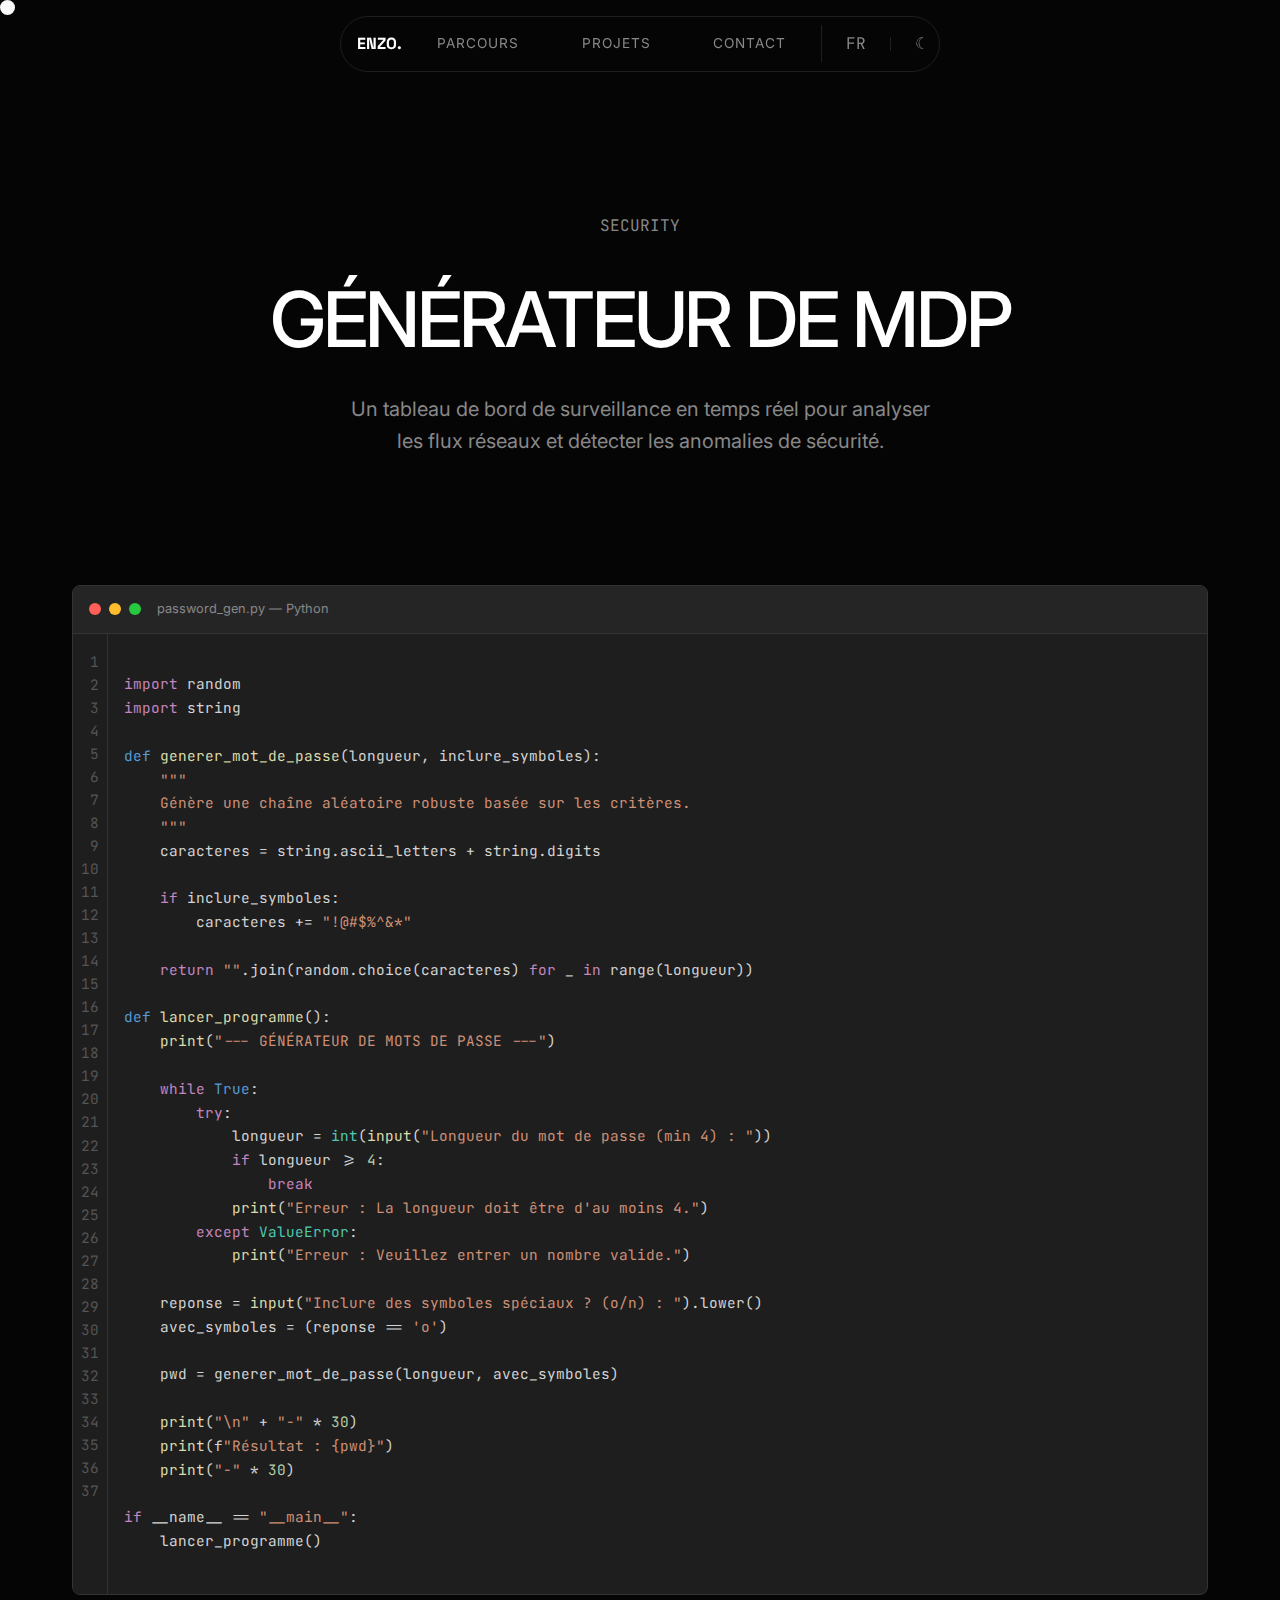
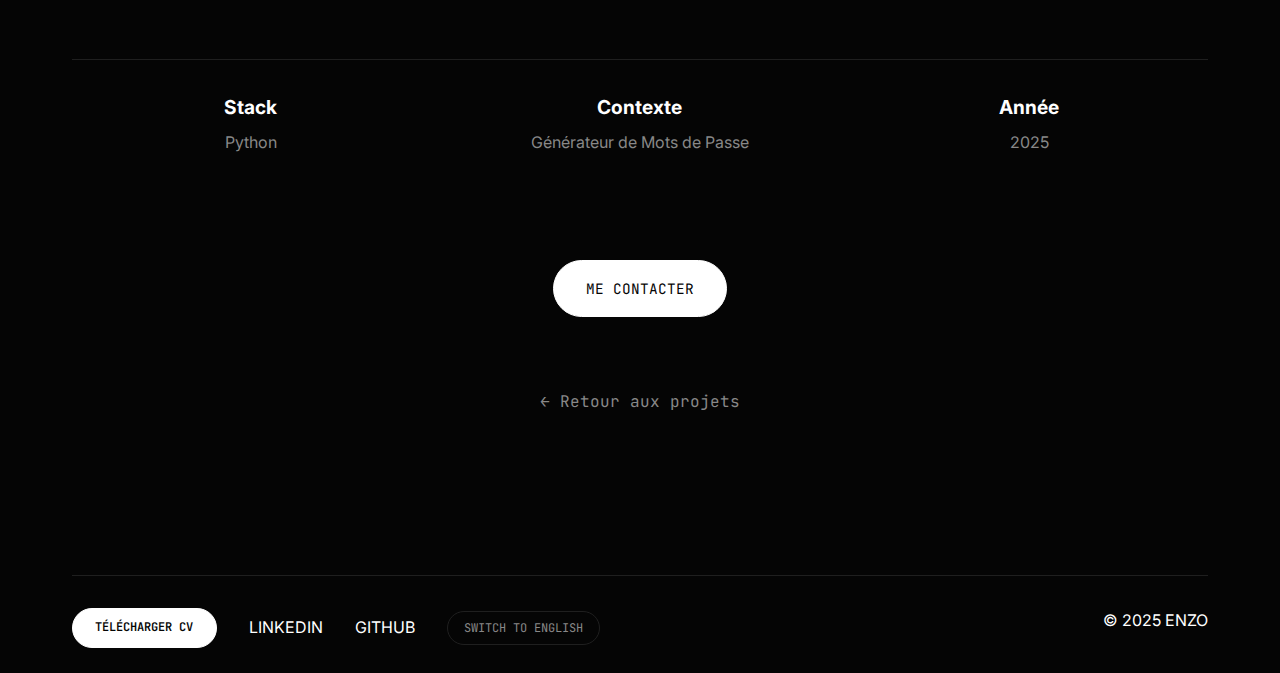
<file: project-cyber.html>
<!DOCTYPE html>
<html lang="fr" data-theme="dark">

<head>
    <meta charset="UTF-8">
    <meta name="viewport" content="width=device-width, initial-scale=1.0">
    <title>Cyber Dashboard - Enzo</title>
    <link
        href="https://fonts.googleapis.com/css2?family=Space+Grotesk:wght@300;500;700&family=Inter:wght@300;400;600&family=JetBrains+Mono:wght@400&display=swap"
        rel="stylesheet">
    <link rel="stylesheet" href="style.css">
    <script>
        const savedTheme = localStorage.getItem('theme') || 'dark';
        document.documentElement.setAttribute('data-theme', savedTheme);
    </script>
    <style>
        .project-header {
            padding: 8rem 0 4rem;
            text-align: center;
        }

        .btn-action {
            display: inline-flex;
            align-items: center;
            justify-content: center;
            padding: 1rem 2rem;
            border: 1px solid var(--border-color);
            border-radius: 50px;
            text-decoration: none;
            color: var(--text-primary);
            font-family: var(--font-mono);
            text-transform: uppercase;
            font-size: 0.9rem;
            transition: 0.3s;
            min-width: 160px;
        }

        .btn-action:hover {
            background: var(--text-primary);
            color: var(--bg-color);
            border-color: var(--text-primary);
        }

        .btn-action.primary {
            background: var(--text-primary);
            color: var(--bg-color);
            border-color: var(--text-primary);
        }

        .btn-action.primary:hover {
            background: transparent;
            color: var(--text-primary);
        }

        .preview-container {
            width: 100%;
            /* height: 500px; REMOVED to show full code */
            background: var(--card-bg);
            border: 1px solid var(--border-color);
            margin-top: 4rem;
            display: flex;
            align-items: center;
            justify-content: center;
            border-radius: 8px;
            overflow: hidden;
        }
    </style>
</head>

<body>
    <div id="cursor"></div>

    <nav>
        <a href="index.html" class="logo">Enzo.</a>
        <div class="nav-links">
            <a href="about.html" data-i18n="nav_story">Parcours</a>
            <a href="projects.html" data-i18n="nav_work">Travaux</a>
            <a href="contact.html" data-i18n="nav_contact">Contact</a>
        </div>
        <div class="nav-actions">
            <button class="lang-toggle" id="lang-btn">FR</button>
            <div class="sep"></div>
            <button class="theme-toggle" id="theme-btn" title="Changer de thème">

                <span id="theme-icon">☾</span>
            </button>
            <button class="menu-toggle" id="menu-toggle" aria-label="Menu">
                <span></span>
                <span></span>
                <span></span>
            </button>
        </div>
    </nav>

    <main>
        <article class="container">
            <!-- Header -->
            <div class="project-header">
                <span class="tag" style="font-family: var(--font-mono); color: var(--text-secondary);">SECURITY</span>
                <h1 style="font-size: clamp(3rem, 6vw, 5rem); margin: 1rem 0;" data-i18n="cyber_title">Générateur de
                    Mots de Passe
                </h1>
                <p class="lead" style="margin: 0 auto; max-width: 600px;" data-i18n="cyber_lead">
                    Un tableau de bord de surveillance en temps réel pour analyser les flux réseaux et détecter les
                    anomalies de sécurité.
                </p>

            </div>

            <!-- Code Editor Mockup -->
            <div class="preview-container"
                style="display: flex; flex-direction: column; padding: 0; align-items: stretch; background: #1e1e1e; border: 1px solid #333;">

                <!-- Mock Window Header -->
                <div
                    style="background: #252526; padding: 0.8rem 1rem; display: flex; align-items: center; border-bottom: 1px solid #333;">
                    <div style="display: flex; gap: 8px;">
                        <div style="width: 12px; height: 12px; border-radius: 50%; background: #ff5f56;"></div>
                        <div style="width: 12px; height: 12px; border-radius: 50%; background: #ffbd2e;"></div>
                        <div style="width: 12px; height: 12px; border-radius: 50%; background: #27c93f;"></div>
                    </div>
                    <span
                        style="margin-left: 1rem; font-family: 'Inter', sans-serif; font-size: 0.8rem; color: #888;">password_gen.py
                        — Python</span>
                </div>

                <!-- Editor Body -->
                <div style="display: flex;">
                    <!-- Line Numbers -->
                    <div
                        style="padding: 1rem 0.5rem; background: #1e1e1e; color: #555; font-family: 'JetBrains Mono', monospace; font-size: 0.9rem; text-align: right; user-select: none; border-right: 1px solid #333;">
                        1<br>2<br>3<br>4<br>5<br>6<br>7<br>8<br>9<br>10<br>11<br>12<br>13<br>14<br>15<br>16<br>17<br>18<br>19<br>20<br>21<br>22<br>23<br>24<br>25<br>26<br>27<br>28<br>29<br>30<br>31<br>32<br>33<br>34<br>35<br>36<br>37
                    </div>

                    <!-- Code Area -->
                    <div style="flex: 1; padding: 1rem;">
                        <pre style="margin: 0;"><code style="font-family: 'JetBrains Mono', monospace; font-size: 0.9rem; color: #d4d4d4; line-height: 1.5;">
<span style="color: #c586c0;">import</span> random
<span style="color: #c586c0;">import</span> string

<span style="color: #569cd6;">def</span> <span style="color: #dcdcaa;">generer_mot_de_passe</span>(longueur, inclure_symboles):
    <span style="color: #ce9178;">"""
    Génère une chaîne aléatoire robuste basée sur les critères.
    """</span>
    caracteres = string.ascii_letters + string.digits
    
    <span style="color: #c586c0;">if</span> inclure_symboles:
        caracteres += <span style="color: #ce9178;">"!@#$%^&*"</span>

    <span style="color: #c586c0;">return</span> <span style="color: #ce9178;">""</span>.join(random.choice(caracteres) <span style="color: #c586c0;">for</span> _ <span style="color: #c586c0;">in</span> range(longueur))

<span style="color: #569cd6;">def</span> <span style="color: #dcdcaa;">lancer_programme</span>():
    <span style="color: #dcdcaa;">print</span>(<span style="color: #ce9178;">"--- GÉNÉRATEUR DE MOTS DE PASSE ---"</span>)

    <span style="color: #c586c0;">while</span> <span style="color: #569cd6;">True</span>:
        <span style="color: #c586c0;">try</span>:
            longueur = <span style="color: #4ec9b0;">int</span>(<span style="color: #dcdcaa;">input</span>(<span style="color: #ce9178;">"Longueur du mot de passe (min 4) : "</span>))
            <span style="color: #c586c0;">if</span> longueur >= <span style="color: #b5cea8;">4</span>:
                <span style="color: #c586c0;">break</span>
            <span style="color: #dcdcaa;">print</span>(<span style="color: #ce9178;">"Erreur : La longueur doit être d'au moins 4."</span>)
        <span style="color: #c586c0;">except</span> <span style="color: #4ec9b0;">ValueError</span>:
            <span style="color: #dcdcaa;">print</span>(<span style="color: #ce9178;">"Erreur : Veuillez entrer un nombre valide."</span>)

    reponse = <span style="color: #dcdcaa;">input</span>(<span style="color: #ce9178;">"Inclure des symboles spéciaux ? (o/n) : "</span>).lower()
    avec_symboles = (reponse == <span style="color: #ce9178;">'o'</span>)

    pwd = generer_mot_de_passe(longueur, avec_symboles)

    <span style="color: #dcdcaa;">print</span>(<span style="color: #ce9178;">"\n"</span> + <span style="color: #ce9178;">"-"</span> * <span style="color: #b5cea8;">30</span>)
    <span style="color: #dcdcaa;">print</span>(f<span style="color: #ce9178;">"Résultat : {pwd}"</span>)
    <span style="color: #dcdcaa;">print</span>(<span style="color: #ce9178;">"-"</span> * <span style="color: #b5cea8;">30</span>)

<span style="color: #c586c0;">if</span> __name__ == <span style="color: #ce9178;">"__main__"</span>:
    lancer_programme()
                        </code></pre>
                    </div>
                </div>
            </div>

            <!-- Details -->
            <div
                style="margin-top: 4rem; display: grid; grid-template-columns: repeat(3, 1fr); gap: 2rem; border-top: 1px solid var(--border-color); padding-top: 2rem; text-align: center;">
                <div>
                    <h3 style="font-size: 1.2rem; margin-bottom: 0.5rem;">Stack</h3>
                    <p style="color: var(--text-secondary);">Python</p>
                </div>
                <div>
                    <h3 style="font-size: 1.2rem; margin-bottom: 0.5rem;" data-i18n="lbl_context">Context</h3>
                    <p style="color: var(--text-secondary);" data-i18n="cyber_context_val">Password Generator</p>
                </div>
                <div>
                    <h3 style="font-size: 1.2rem; margin-bottom: 0.5rem;" data-i18n="label_year">Year</h3>
                    <p style="color: var(--text-secondary);">2025</p>
                </div>
            </div>

            <div style="margin-top: 6rem; text-align: center;">
                <a href="contact.html" class="btn-action primary" data-i18n="btn_contact_me">Me Contacter</a>
            </div>

            <div style="margin-top: 4rem; text-align: center;">
                <a href="projects.html"
                    style="color: var(--text-secondary); text-decoration: none; font-family: var(--font-mono);"
                    data-i18n="back_projects">← Retour
                    aux projets</a>
            </div>

        </article>
    </main>

    <!-- Footer -->
    <section id="contact-footer" style="padding: 4rem 0;">
        <div class="container contact-wrapper">
            <div
                style="margin-top: 6rem; display: flex; justify-content: space-between; border-top: 1px solid var(--border-color); padding-top: 2rem;">
                <div style="display:flex; gap: 2rem; align-items: center;">
                    <a href="cv/CV_Enzo_Abdi.pdf" download class="btn-download" data-i18n="footer_cv">Télécharger CV</a>
                    <a href="https://www.linkedin.com/in/abdienzo/" target="_blank"
                        style="color: var(--text-primary); text-decoration: none;">LINKEDIN</a>
                    <a href="https://github.com/zoaavela" target="_blank"
                        style="color: var(--text-primary); text-decoration: none;">GITHUB</a>
                    <button class="footer-lang-btn" id="footer-lang-btn">Switch to English</button>
                </div>
                <div>© 2025 ENZO</div>
            </div>
        </div>
    </section>

    <script src="script.js"></script>
</body>

</html>
</file>
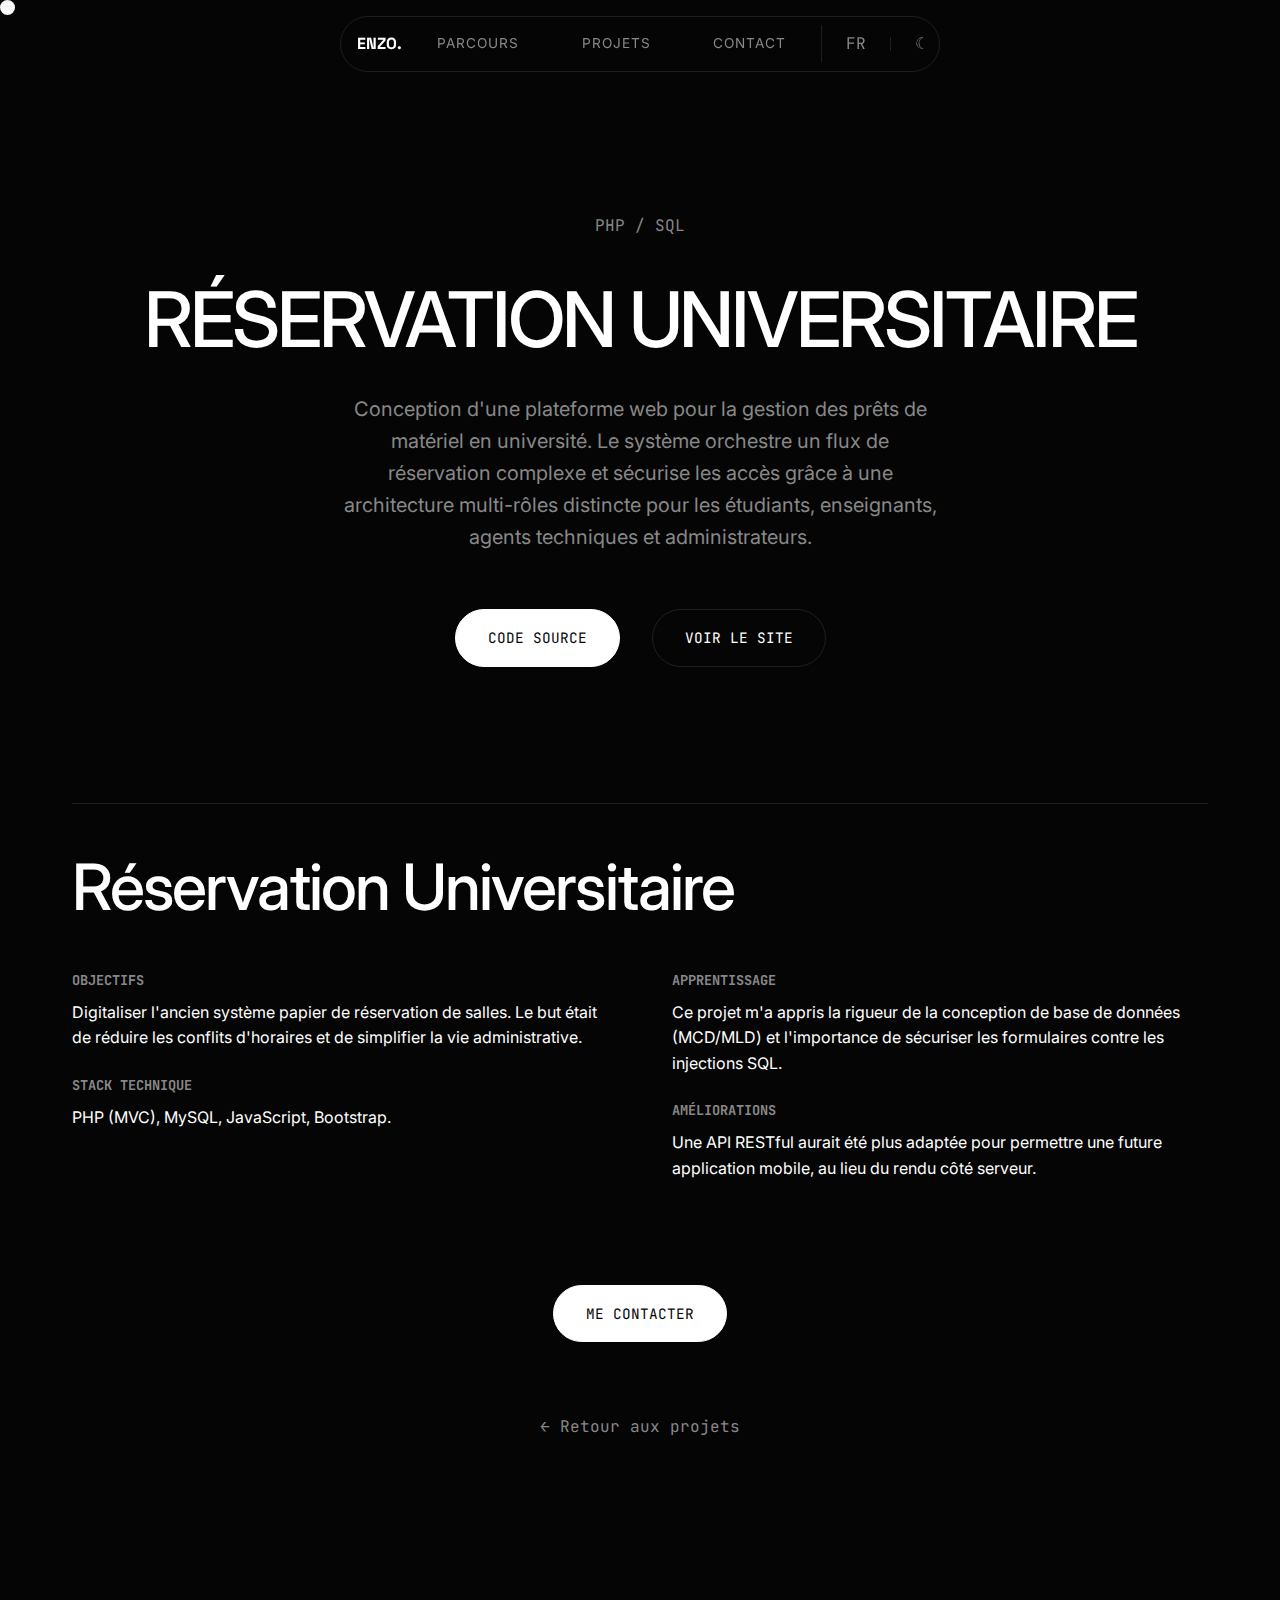
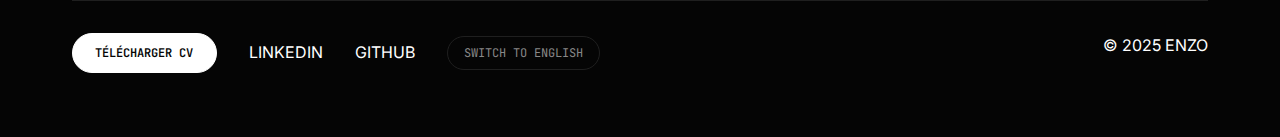
<file: project-portfolio.html>
<!DOCTYPE html>
<html lang="fr" data-theme="dark">

<head>
    <meta charset="UTF-8">
    <meta name="viewport" content="width=device-width, initial-scale=1.0">
    <title>Creative Portfolio - Enzo</title>
    <link
        href="https://fonts.googleapis.com/css2?family=Space+Grotesk:wght@300;500;700&family=Inter:wght@300;400;600&family=JetBrains+Mono:wght@400&display=swap"
        rel="stylesheet">
    <link rel="stylesheet" href="style.css">
    <script>
        const savedTheme = localStorage.getItem('theme') || 'dark';
        document.documentElement.setAttribute('data-theme', savedTheme);
    </script>
    <style>
        .project-header {
            padding: 8rem 0 4rem;
            text-align: center;
        }

        .btn-action {
            display: inline-flex;
            align-items: center;
            justify-content: center;
            padding: 1rem 2rem;
            border: 1px solid var(--border-color);
            border-radius: 50px;
            text-decoration: none;
            color: var(--text-primary);
            font-family: var(--font-mono);
            text-transform: uppercase;
            font-size: 0.9rem;
            transition: 0.3s;
            min-width: 160px;
        }

        .btn-action:hover {
            background: var(--text-primary);
            color: var(--bg-color);
            border-color: var(--text-primary);
        }

        .btn-action.primary {
            background: var(--text-primary);
            color: var(--bg-color);
            border-color: var(--text-primary);
        }

        .btn-action.primary:hover {
            background: transparent;
            color: var(--text-primary);
        }

        .preview-container {
            width: 100%;
            height: 500px;
            background: var(--card-bg);
            border: 1px solid var(--border-color);
            margin-top: 4rem;
            display: flex;
            align-items: center;
            justify-content: center;
            border-radius: 8px;
            overflow: hidden;
        }
    </style>
</head>

<body>
    <div id="cursor"></div>

    <nav>
        <a href="index.html" class="logo">Enzo.</a>
        <div class="nav-links">
            <a href="about.html" data-i18n="nav_story">Parcours</a>
            <a href="projects.html" data-i18n="nav_work">Travaux</a>
            <a href="contact.html" data-i18n="nav_contact">Contact</a>
        </div>
        <div class="nav-actions">
            <button class="lang-toggle" id="lang-btn">FR</button>
            <div class="sep"></div>
            <button class="theme-toggle" id="theme-btn" title="Changer de thème">

                <span id="theme-icon">☾</span>
            </button>
            <button class="menu-toggle" id="menu-toggle" aria-label="Menu">
                <span></span>
                <span></span>
                <span></span>
            </button>
        </div>
    </nav>

    <main>
        <article class="container">
            <!-- Header -->
            <div class="project-header">
                <span class="tag" style="font-family: var(--font-mono); color: var(--text-secondary);">PHP / SQL</span>
                <h1 style="font-size: clamp(3rem, 6vw, 5rem); margin: 1rem 0;" data-i18n="port_title">Réservation
                    Universitaire
                </h1>
                <p class="lead" style="margin: 0 auto; max-width: 600px;" data-i18n="port_lead">
                    Ce site. Une vitrine de mon identité numérique, mettant l'accent sur les micro-interactions, la
                    typographie et l'accessibilité.
                </p>

                <!-- Actions -->
                <div style="margin-top: 3rem; display: flex; gap: 1rem; justify-content: center;">
                    <a href="https://github.com/zoaavela/university_reservation" target="_blank"
                        class="btn-action primary" data-i18n="btn_code">Code Source</a>
                    <a href="https://github.com/zoaavela/university_reservation" class="btn-action"
                        data-i18n="btn_live">Voir le site</a>
                </div>
            </div>



            <!-- Details -->
            <div
                style="margin-top: 4rem; display: grid; grid-template-columns: repeat(2, 1fr); gap: 4rem; border-top: 1px solid var(--border-color); padding-top: 2rem;">

                <!-- Project 1: Réservation Universitaire -->
                <div style="grid-column: span 2;">
                    <h2 style="margin-bottom: 2rem;" data-i18n="res_title">Réservation Universitaire</h2>
                    <div style="display: grid; grid-template-columns: 1fr 1fr; gap: 4rem;">
                        <div>
                            <h4 style="font-family: var(--font-mono); color: var(--text-secondary); margin-bottom: 0.5rem; text-transform: uppercase; font-size: 0.85rem;"
                                data-i18n="lbl_objectives">
                                Objectifs</h4>
                            <p style="margin-bottom: 1.5rem;" data-i18n="res_obj">Digitaliser l'ancien système papier de
                                réservation de
                                salles. Le but était de réduire les conflits d'horaires et de simplifier la vie
                                administrative.</p>

                            <h4 style="font-family: var(--font-mono); color: var(--text-secondary); margin-bottom: 0.5rem; text-transform: uppercase; font-size: 0.85rem;"
                                data-i18n="lbl_stack">
                                Stack</h4>
                            <p>PHP (MVC), MySQL, JavaScript, Bootstrap.</p>
                        </div>
                        <div>
                            <h4 style="font-family: var(--font-mono); color: var(--text-secondary); margin-bottom: 0.5rem; text-transform: uppercase; font-size: 0.85rem;"
                                data-i18n="lbl_learning">
                                Apprentissage</h4>
                            <p style="margin-bottom: 1.5rem;" data-i18n="res_learn">Ce projet m'a appris la rigueur de
                                la conception de base
                                de données (MCD/MLD) et l'importance de sécuriser les formulaires contre les injections
                                SQL.</p>

                            <h4 style="font-family: var(--font-mono); color: var(--text-secondary); margin-bottom: 0.5rem; text-transform: uppercase; font-size: 0.85rem;"
                                data-i18n="lbl_improvements">
                                Améliorations</h4>
                            <p data-i18n="res_imp">Une API RESTful aurait été plus adaptée pour permettre une future
                                application mobile, au
                                lieu du rendu côté serveur.</p>
                        </div>
                    </div>
                </div>

                <!-- Divider removed -->

            </div>

            <div style="margin-top: 6rem; text-align: center;">
                <a href="contact.html" class="btn-action primary" data-i18n="btn_contact_me">Me Contacter</a>
            </div>

            <div style="margin-top: 4rem; text-align: center;">
                <a href="projects.html"
                    style="color: var(--text-secondary); text-decoration: none; font-family: var(--font-mono);"
                    data-i18n="back_projects">← Retour
                    aux projets</a>
            </div>

        </article>
    </main>

    <!-- Footer -->
    <section id="contact-footer" style="padding: 4rem 0;">
        <div class="container contact-wrapper">
            <div
                style="margin-top: 6rem; display: flex; justify-content: space-between; border-top: 1px solid var(--border-color); padding-top: 2rem;">
                <div style="display:flex; gap: 2rem; align-items: center;">
                    <a href="cv/CV_Enzo_Abdi.pdf" download class="btn-download" data-i18n="footer_cv">Télécharger CV</a>
                    <a href="https://www.linkedin.com/in/abdienzo/" target="_blank"
                        style="color: var(--text-primary); text-decoration: none;">LINKEDIN</a>
                    <a href="https://github.com/zoaavela" target="_blank"
                        style="color: var(--text-primary); text-decoration: none;">GITHUB</a>
                    <button class="footer-lang-btn" id="footer-lang-btn">Switch to English</button>
                </div>
                <div>© 2025 ENZO</div>
            </div>
        </div>
    </section>

    <script src="script.js"></script>
</body>

</html>
</file>
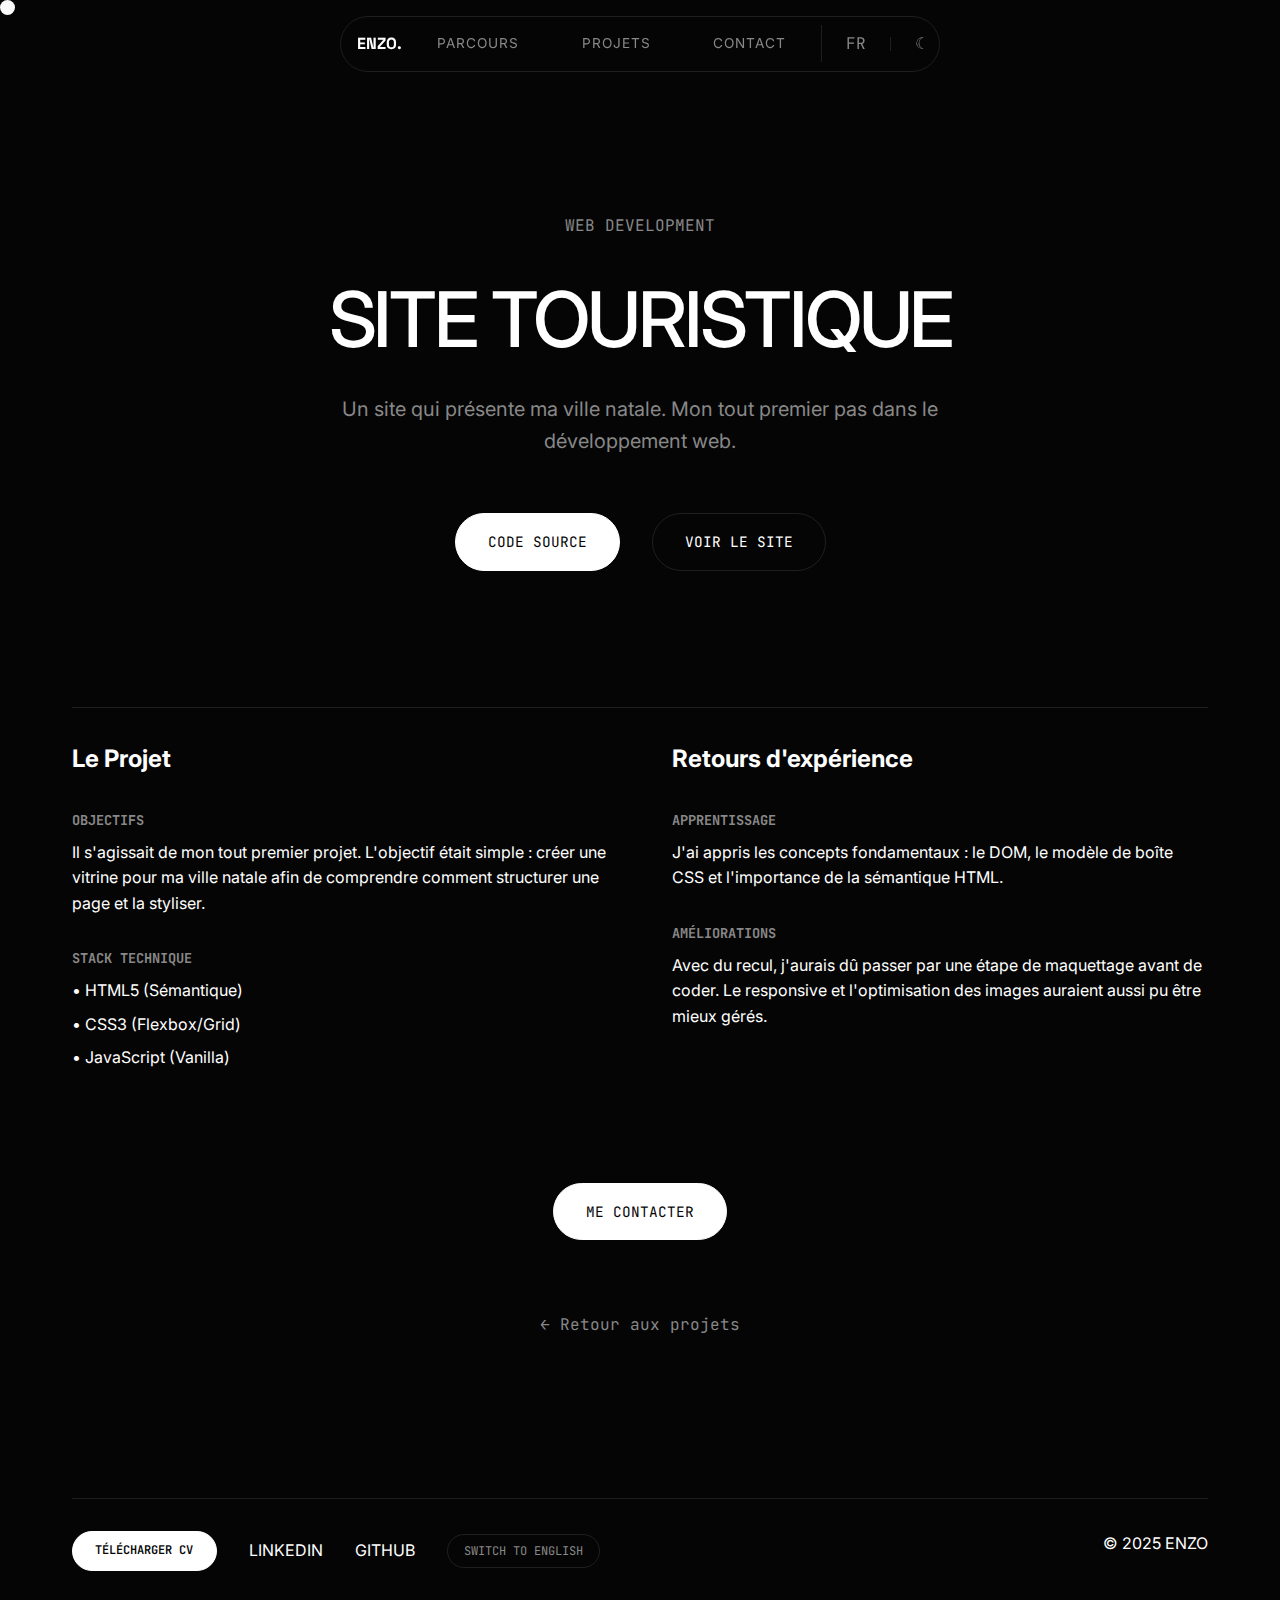
<file: project-tourist.html>
<!DOCTYPE html>
<html lang="fr" data-theme="dark">

<head>
    <meta charset="UTF-8">
    <meta name="viewport" content="width=device-width, initial-scale=1.0">
    <title>System UI Kit - Enzo</title>
    <link
        href="https://fonts.googleapis.com/css2?family=Space+Grotesk:wght@300;500;700&family=Inter:wght@300;400;600&family=JetBrains+Mono:wght@400&display=swap"
        rel="stylesheet">
    <link rel="stylesheet" href="style.css">
    <script>
        const savedTheme = localStorage.getItem('theme') || 'dark';
        document.documentElement.setAttribute('data-theme', savedTheme);
    </script>
    <style>
        .project-header {
            padding: 8rem 0 4rem;
            text-align: center;
        }

        .btn-action {
            display: inline-flex;
            align-items: center;
            justify-content: center;
            padding: 1rem 2rem;
            border: 1px solid var(--border-color);
            border-radius: 50px;
            text-decoration: none;
            color: var(--text-primary);
            font-family: var(--font-mono);
            text-transform: uppercase;
            font-size: 0.9rem;
            transition: 0.3s;
            min-width: 160px;
        }

        .btn-action:hover {
            background: var(--text-primary);
            color: var(--bg-color);
            border-color: var(--text-primary);
        }

        .btn-action.primary {
            background: var(--text-primary);
            color: var(--bg-color);
            border-color: var(--text-primary);
        }

        .btn-action.primary:hover {
            background: transparent;
            color: var(--text-primary);
        }

        .preview-container {
            width: 100%;
            height: 500px;
            background: var(--card-bg);
            border: 1px solid var(--border-color);
            margin-top: 4rem;
            display: flex;
            align-items: center;
            justify-content: center;
            border-radius: 8px;
            overflow: hidden;
        }
    </style>
</head>

<body>
    <div id="cursor"></div>

    <nav>
        <a href="index.html" class="logo">Enzo.</a>
        <div class="nav-links">
            <a href="about.html" data-i18n="nav_story">Parcours</a>
            <a href="projects.html" data-i18n="nav_work">Travaux</a>
            <a href="contact.html" data-i18n="nav_contact">Contact</a>
        </div>
        <div class="nav-actions">
            <button class="lang-toggle" id="lang-btn">FR</button>
            <div class="sep"></div>
            <button class="theme-toggle" id="theme-btn" title="Changer de thème">

                <span id="theme-icon">☾</span>
            </button>
            <button class="menu-toggle" id="menu-toggle" aria-label="Menu">
                <span></span>
                <span></span>
                <span></span>
            </button>
        </div>
    </nav>

    <main>
        <article class="container">
            <!-- Header -->
            <div class="project-header">
                <span class="tag" style="font-family: var(--font-mono); color: var(--text-secondary);">WEB
                    DEVELOPMENT</span>
                <h1 style="font-size: clamp(3rem, 6vw, 5rem); margin: 1rem 0;" data-i18n="tour_title">Site Touristique
                </h1>
                <p class="lead" style="margin: 0 auto; max-width: 600px;" data-i18n="tour_lead">
                    Un site qui présente ma ville natale, avec une approche centrée sur l'accessibilité et l'expérience
                    utilisateur.
                    (projet de premiére année)
                </p>

                <!-- Actions -->
                <div style="margin-top: 3rem; display: flex; gap: 1rem; justify-content: center;">
                    <a href="https://github.com/zoaavela/site-touristique-project" target="_blank"
                        class="btn-action primary" data-i18n="btn_code">Code Source</a>
                    <a href="https://zoaavela.github.io/site-touristique-project/" target="_blank" class="btn-action"
                        data-i18n="btn_doc">Voir le site</a>
                </div>
            </div>



            <!-- Details -->
            <div
                style="margin-top: 4rem; display: grid; grid-template-columns: repeat(2, 1fr); gap: 4rem; border-top: 1px solid var(--border-color); padding-top: 2rem;">
                <!-- Column 1: Objectives & Stack -->
                <div>
                    <h3 style="font-size: 1.5rem; margin-bottom: 2rem;">Le Projet</h3>

                    <div style="margin-bottom: 2rem;">
                        <h4 style="font-family: var(--font-mono); color: var(--text-secondary); margin-bottom: 0.5rem; text-transform: uppercase; font-size: 0.85rem;"
                            data-i18n="lbl_objectives">
                            Objectifs</h4>
                        <p data-i18n="tour_obj">Créer une plateforme touristique immersive pour promouvoir le patrimoine
                            local. L'objectif
                            était de dépasser le simple site d'information pour proposer une véritable expérience de
                            découverte avant-voyage.</p>
                    </div>

                    <div>
                        <h4 style="font-family: var(--font-mono); color: var(--text-secondary); margin-bottom: 0.5rem; text-transform: uppercase; font-size: 0.85rem;"
                            data-i18n="lbl_stack">
                            Stack Technique</h4>
                        <ul style="list-style: none; padding: 0;">
                            <li style="margin-bottom: 0.5rem;">• HTML5 (Sémantique)</li>
                            <li style="margin-bottom: 0.5rem;">• CSS3 (Flexbox/Grid)</li>
                            <li style="margin-bottom: 0.5rem;">• JavaScript (Vanilla)</li>
                        </ul>
                    </div>
                </div>

                <!-- Column 2: Learnings -->
                <div>
                    <h3 style="font-size: 1.5rem; margin-bottom: 2rem;">Retours d'expérience</h3>

                    <div style="margin-bottom: 2rem;">
                        <h4 style="font-family: var(--font-mono); color: var(--text-secondary); margin-bottom: 0.5rem; text-transform: uppercase; font-size: 0.85rem;"
                            data-i18n="lbl_learning">
                            Ce que j'ai appris</h4>
                        <p data-i18n="tour_learn">J'ai approfondi ma maîtrise de la gestion d'états dans React et appris
                            à optimiser le rendu
                            de cartes interactives lourdes. L'accessibilité (a11y) était aussi au cœur de la conception.
                        </p>
                    </div>

                    <div>
                        <h4 style="font-family: var(--font-mono); color: var(--text-secondary); margin-bottom: 0.5rem; text-transform: uppercase; font-size: 0.85rem;"
                            data-i18n="lbl_improvements">
                            Améliorations possibles</h4>
                        <p data-i18n="tour_imp">Avec le recul, j'aurais opté pour Next.js pour un meilleur référencement
                            (SEO) et utilisé
                            TypeScript pour sécuriser les données de l'API.</p>
                    </div>
                </div>
            </div>

            <div style="margin-top: 6rem; text-align: center;">
                <a href="contact.html" class="btn-action primary" data-i18n="btn_contact_me">Me Contacter</a>
            </div>

            <div style="margin-top: 4rem; text-align: center;">
                <a href="projects.html"
                    style="color: var(--text-secondary); text-decoration: none; font-family: var(--font-mono);"
                    data-i18n="back_projects">← Retour
                    aux projets</a>
            </div>

        </article>
    </main>

    <!-- Footer -->
    <section id="contact-footer" style="padding: 4rem 0;">
        <div class="container contact-wrapper">
            <div
                style="margin-top: 6rem; display: flex; justify-content: space-between; border-top: 1px solid var(--border-color); padding-top: 2rem;">
                <div style="display:flex; gap: 2rem; align-items: center;">
                    <a href="cv/CV_Enzo_Abdi.pdf" download class="btn-download" data-i18n="footer_cv">Télécharger CV</a>
                    <a href="https://www.linkedin.com/in/abdienzo/" target="_blank"
                        style="color: var(--text-primary); text-decoration: none;">LINKEDIN</a>
                    <a href="https://github.com/zoaavela" target="_blank"
                        style="color: var(--text-primary); text-decoration: none;">GITHUB</a>
                    <button class="footer-lang-btn" id="footer-lang-btn">Switch to English</button>
                </div>
                <div>© 2025 ENZO</div>
            </div>
        </div>
    </section>

    <script src="script.js"></script>
</body>

</html>
</file>
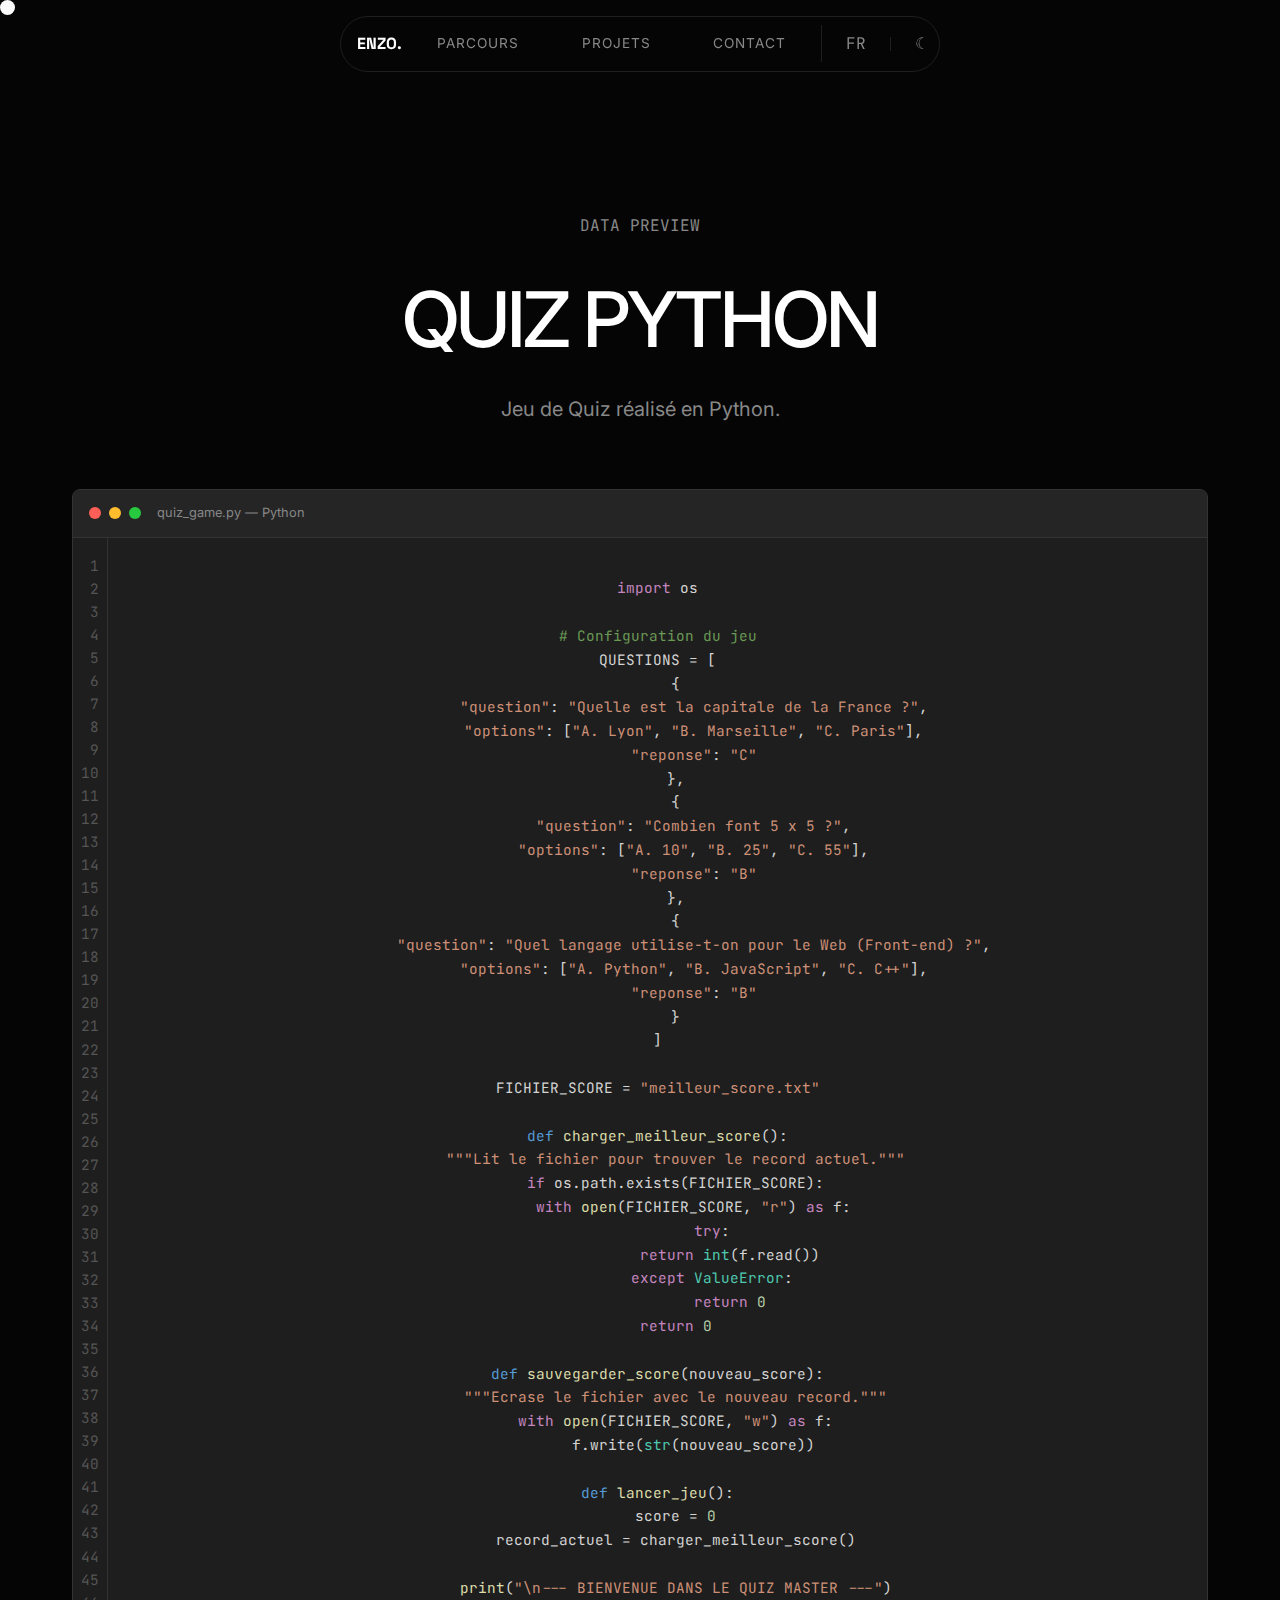
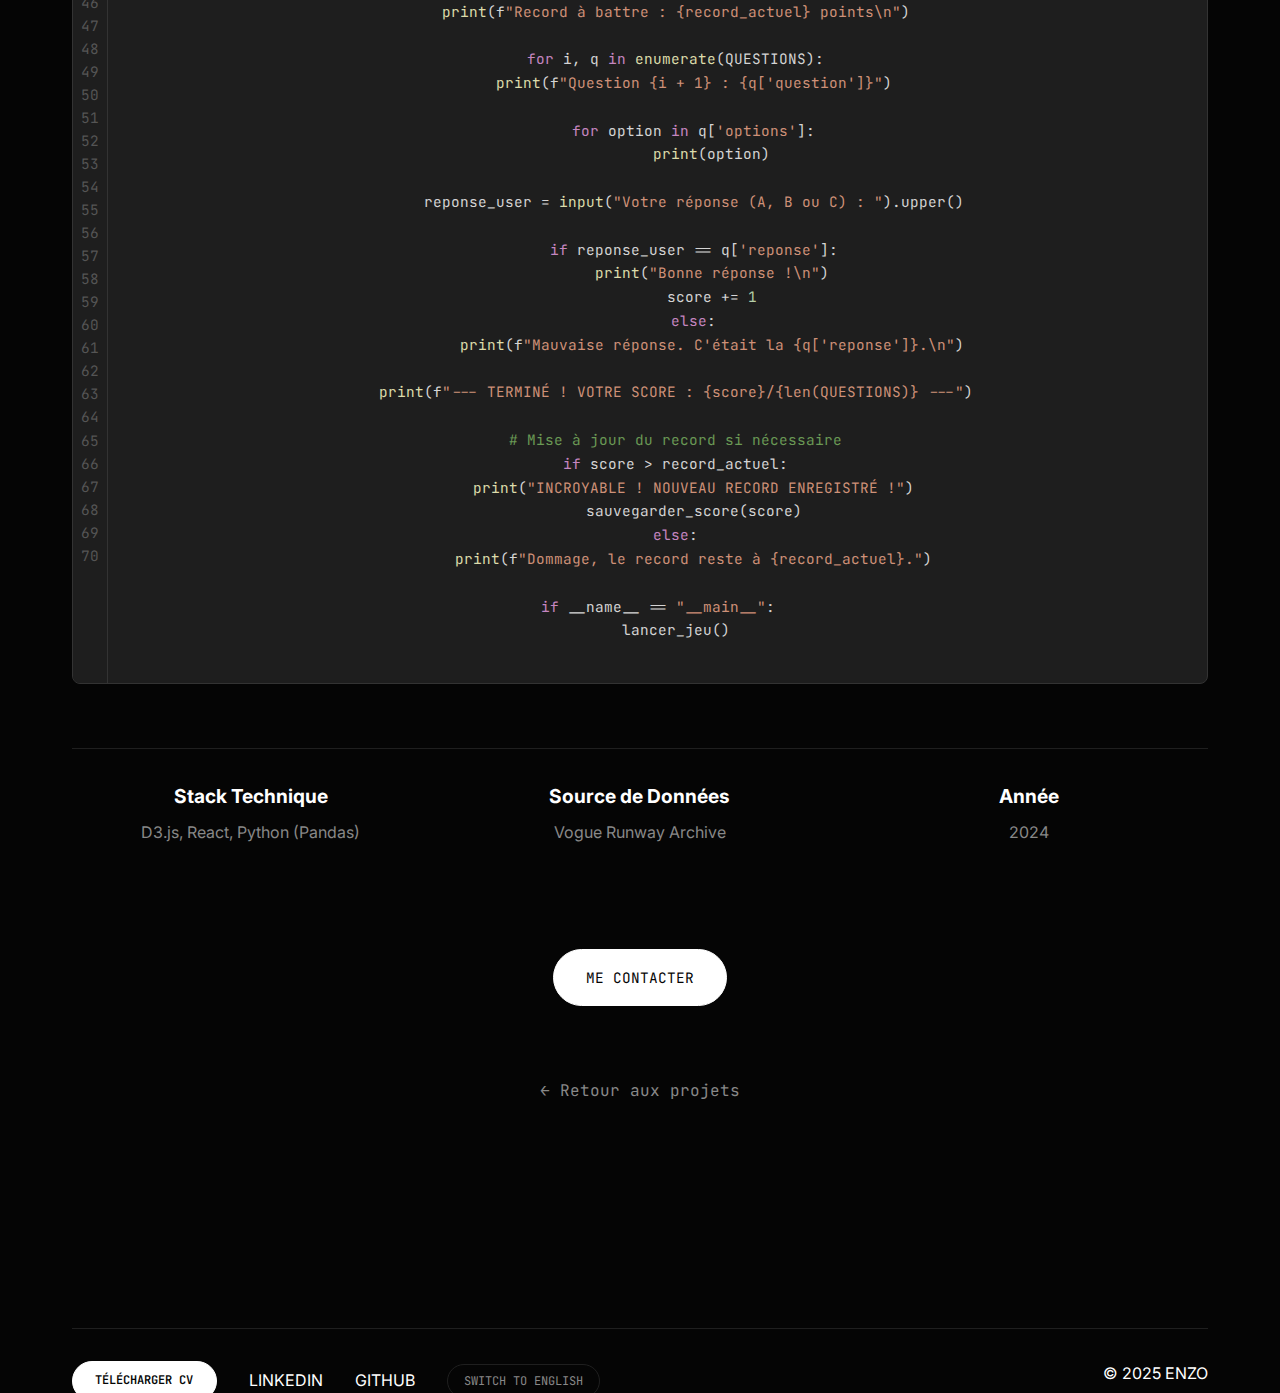
<file: project-vogue.html>
<!DOCTYPE html>
<html lang="fr" data-theme="dark">

<head>
    <meta charset="UTF-8">
    <meta name="viewport" content="width=device-width, initial-scale=1.0">
    <title>Vogue Analytics - Enzo</title>
    <link
        href="https://fonts.googleapis.com/css2?family=Space+Grotesk:wght@300;500;700&family=Inter:wght@300;400;600&family=JetBrains+Mono:wght@400&display=swap"
        rel="stylesheet">
    <link rel="stylesheet" href="style.css">
    <script>
        const savedTheme = localStorage.getItem('theme') || 'dark';
        document.documentElement.setAttribute('data-theme', savedTheme);
    </script>
    <style>
        .project-header {
            padding: 8rem 0 4rem;
            text-align: center;
        }

        .btn-action {
            display: inline-flex;
            align-items: center;
            justify-content: center;
            padding: 1rem 2rem;
            border: 1px solid var(--border-color);
            border-radius: 50px;
            text-decoration: none;
            color: var(--text-primary);
            font-family: var(--font-mono);
            text-transform: uppercase;
            font-size: 0.9rem;
            transition: 0.3s;
            min-width: 160px;
        }

        .btn-action:hover {
            background: var(--text-primary);
            color: var(--bg-color);
            border-color: var(--text-primary);
        }

        .btn-action.primary {
            background: var(--text-primary);
            color: var(--bg-color);
            border-color: var(--text-primary);
        }

        .btn-action.primary:hover {
            background: transparent;
            color: var(--text-primary);
        }

        .preview-container {
            width: 100%;
            /* height: 500px; REMOVED to show full code */
            background: var(--card-bg);
            border: 1px solid var(--border-color);
            margin-top: 4rem;
            display: flex;
            align-items: center;
            justify-content: center;
            border-radius: 8px;
            overflow: hidden;
        }
    </style>
</head>

<body>
    <div id="cursor"></div>

    <nav>
        <a href="index.html" class="logo">Enzo.</a>
        <div class="nav-links">
            <a href="about.html" data-i18n="nav_story">Parcours</a>
            <a href="projects.html" data-i18n="nav_work">Travaux</a>
            <a href="contact.html" data-i18n="nav_contact">Contact</a>
        </div>
        <div class="nav-actions">
            <button class="lang-toggle" id="lang-btn">FR</button>
            <div class="sep"></div>
            <button class="theme-toggle" id="theme-btn" title="Changer de thème">

                <span id="theme-icon">☾</span>
            </button>
            <button class="menu-toggle" id="menu-toggle" aria-label="Menu">
                <span></span>
                <span></span>
                <span></span>
            </button>
        </div>
    </nav>

    <main>
        <article class="container">
            <!-- Header -->
            <div class="project-header">
                <span class="tag" style="font-family: var(--font-mono); color: var(--text-secondary);">DATA
                    PREVIEW</span>
                <h1 style="font-size: clamp(3rem, 6vw, 5rem); margin: 1rem 0;" data-i18n="vogue_title">Quiz Python
                </h1>
                <p class="lead" style="margin: 0 auto; max-width: 600px;" data-i18n="vogue_lead">
                    Jeu de Quiz réalisé en Python.
                </p>

                <!-- Code Editor Mockup -->
                <div class="preview-container"
                    style="display: flex; flex-direction: column; padding: 0; align-items: stretch; background: #1e1e1e; border: 1px solid #333;">

                    <!-- Mock Window Header -->
                    <div
                        style="background: #252526; padding: 0.8rem 1rem; display: flex; align-items: center; border-bottom: 1px solid #333;">
                        <div style="display: flex; gap: 8px;">
                            <div style="width: 12px; height: 12px; border-radius: 50%; background: #ff5f56;"></div>
                            <div style="width: 12px; height: 12px; border-radius: 50%; background: #ffbd2e;"></div>
                            <div style="width: 12px; height: 12px; border-radius: 50%; background: #27c93f;"></div>
                        </div>
                        <span
                            style="margin-left: 1rem; font-family: 'Inter', sans-serif; font-size: 0.8rem; color: #888;">quiz_game.py
                            — Python</span>
                    </div>

                    <!-- Editor Body -->
                    <div style="display: flex;">
                        <!-- Line Numbers -->
                        <div
                            style="padding: 1rem 0.5rem; background: #1e1e1e; color: #555; font-family: 'JetBrains Mono', monospace; font-size: 0.9rem; text-align: right; user-select: none; border-right: 1px solid #333;">
                            1<br>2<br>3<br>4<br>5<br>6<br>7<br>8<br>9<br>10<br>11<br>12<br>13<br>14<br>15<br>16<br>17<br>18<br>19<br>20<br>21<br>22<br>23<br>24<br>25<br>26<br>27<br>28<br>29<br>30<br>31<br>32<br>33<br>34<br>35<br>36<br>37<br>38<br>39<br>40<br>41<br>42<br>43<br>44<br>45<br>46<br>47<br>48<br>49<br>50<br>51<br>52<br>53<br>54<br>55<br>56<br>57<br>58<br>59<br>60<br>61<br>62<br>63<br>64<br>65<br>66<br>67<br>68<br>69<br>70
                        </div>

                        <!-- Code Area -->
                        <div style="flex: 1; padding: 1rem;">
                            <pre style="margin: 0;"><code style="font-family: 'JetBrains Mono', monospace; font-size: 0.9rem; color: #d4d4d4; line-height: 1.5;">
<span style="color: #c586c0;">import</span> os

<span style="color: #6a9955;"># Configuration du jeu</span>
QUESTIONS = [
    {
        <span style="color: #ce9178;">"question"</span>: <span style="color: #ce9178;">"Quelle est la capitale de la France ?"</span>,
        <span style="color: #ce9178;">"options"</span>: [<span style="color: #ce9178;">"A. Lyon"</span>, <span style="color: #ce9178;">"B. Marseille"</span>, <span style="color: #ce9178;">"C. Paris"</span>],
        <span style="color: #ce9178;">"reponse"</span>: <span style="color: #ce9178;">"C"</span>
    },
    {
        <span style="color: #ce9178;">"question"</span>: <span style="color: #ce9178;">"Combien font 5 x 5 ?"</span>,
        <span style="color: #ce9178;">"options"</span>: [<span style="color: #ce9178;">"A. 10"</span>, <span style="color: #ce9178;">"B. 25"</span>, <span style="color: #ce9178;">"C. 55"</span>],
        <span style="color: #ce9178;">"reponse"</span>: <span style="color: #ce9178;">"B"</span>
    },
    {
        <span style="color: #ce9178;">"question"</span>: <span style="color: #ce9178;">"Quel langage utilise-t-on pour le Web (Front-end) ?"</span>,
        <span style="color: #ce9178;">"options"</span>: [<span style="color: #ce9178;">"A. Python"</span>, <span style="color: #ce9178;">"B. JavaScript"</span>, <span style="color: #ce9178;">"C. C++"</span>],
        <span style="color: #ce9178;">"reponse"</span>: <span style="color: #ce9178;">"B"</span>
    }
]

FICHIER_SCORE = <span style="color: #ce9178;">"meilleur_score.txt"</span>

<span style="color: #569cd6;">def</span> <span style="color: #dcdcaa;">charger_meilleur_score</span>():
    <span style="color: #ce9178;">"""Lit le fichier pour trouver le record actuel."""</span>
    <span style="color: #c586c0;">if</span> os.path.exists(FICHIER_SCORE):
        <span style="color: #c586c0;">with</span> <span style="color: #dcdcaa;">open</span>(FICHIER_SCORE, <span style="color: #ce9178;">"r"</span>) <span style="color: #c586c0;">as</span> f:
            <span style="color: #c586c0;">try</span>:
                <span style="color: #c586c0;">return</span> <span style="color: #4ec9b0;">int</span>(f.read())
            <span style="color: #c586c0;">except</span> <span style="color: #4ec9b0;">ValueError</span>:
                <span style="color: #c586c0;">return</span> <span style="color: #b5cea8;">0</span>
    <span style="color: #c586c0;">return</span> <span style="color: #b5cea8;">0</span>

<span style="color: #569cd6;">def</span> <span style="color: #dcdcaa;">sauvegarder_score</span>(nouveau_score):
    <span style="color: #ce9178;">"""Ecrase le fichier avec le nouveau record."""</span>
    <span style="color: #c586c0;">with</span> <span style="color: #dcdcaa;">open</span>(FICHIER_SCORE, <span style="color: #ce9178;">"w"</span>) <span style="color: #c586c0;">as</span> f:
        f.write(<span style="color: #4ec9b0;">str</span>(nouveau_score))

<span style="color: #569cd6;">def</span> <span style="color: #dcdcaa;">lancer_jeu</span>():
    score = <span style="color: #b5cea8;">0</span>
    record_actuel = charger_meilleur_score()

    <span style="color: #dcdcaa;">print</span>(<span style="color: #ce9178;">"\n--- BIENVENUE DANS LE QUIZ MASTER ---"</span>)
    <span style="color: #dcdcaa;">print</span>(f<span style="color: #ce9178;">"Record à battre : {record_actuel} points\n"</span>)

    <span style="color: #c586c0;">for</span> i, q <span style="color: #c586c0;">in</span> <span style="color: #dcdcaa;">enumerate</span>(QUESTIONS):
        <span style="color: #dcdcaa;">print</span>(f<span style="color: #ce9178;">"Question {i + 1} : {q['question']}"</span>)
        
        <span style="color: #c586c0;">for</span> option <span style="color: #c586c0;">in</span> q[<span style="color: #ce9178;">'options'</span>]:
            <span style="color: #dcdcaa;">print</span>(option)
        
        reponse_user = <span style="color: #dcdcaa;">input</span>(<span style="color: #ce9178;">"Votre réponse (A, B ou C) : "</span>).upper()

        <span style="color: #c586c0;">if</span> reponse_user == q[<span style="color: #ce9178;">'reponse'</span>]:
            <span style="color: #dcdcaa;">print</span>(<span style="color: #ce9178;">"Bonne réponse !\n"</span>)
            score += <span style="color: #b5cea8;">1</span>
        <span style="color: #c586c0;">else</span>:
            <span style="color: #dcdcaa;">print</span>(f<span style="color: #ce9178;">"Mauvaise réponse. C'était la {q['reponse']}.\n"</span>)

    <span style="color: #dcdcaa;">print</span>(f<span style="color: #ce9178;">"--- TERMINÉ ! VOTRE SCORE : {score}/{len(QUESTIONS)} ---"</span>)

    <span style="color: #6a9955;"># Mise à jour du record si nécessaire</span>
    <span style="color: #c586c0;">if</span> score > record_actuel:
        <span style="color: #dcdcaa;">print</span>(<span style="color: #ce9178;">"INCROYABLE ! NOUVEAU RECORD ENREGISTRÉ !"</span>)
        sauvegarder_score(score)
    <span style="color: #c586c0;">else</span>:
        <span style="color: #dcdcaa;">print</span>(f<span style="color: #ce9178;">"Dommage, le record reste à {record_actuel}."</span>)

<span style="color: #c586c0;">if</span> __name__ == <span style="color: #ce9178;">"__main__"</span>:
    lancer_jeu()
                        </code></pre>
                        </div>
                    </div>
                </div>

                <!-- Details -->
                <div
                    style="margin-top: 4rem; display: grid; grid-template-columns: repeat(3, 1fr); gap: 2rem; border-top: 1px solid var(--border-color); padding-top: 2rem; text-align: center;">
                    <div>
                        <h3 style="font-size: 1.2rem; margin-bottom: 0.5rem;" data-i18n="lbl_stack">Stack</h3>
                        <p style="color: var(--text-secondary);">D3.js, React, Python (Pandas)</p>
                    </div>
                    <div>
                        <h3 style="font-size: 1.2rem; margin-bottom: 0.5rem;" data-i18n="lbl_source">Data Source</h3>
                        <p style="color: var(--text-secondary);">Vogue Runway Archive</p>
                    </div>
                    <div>
                        <h3 style="font-size: 1.2rem; margin-bottom: 0.5rem;" data-i18n="label_year">Year</h3>
                        <p style="color: var(--text-secondary);">2024</p>
                    </div>
                </div>

                <div style="margin-top: 6rem; text-align: center;">
                    <a href="contact.html" class="btn-action primary" data-i18n="btn_contact_me">Me Contacter</a>
                </div>

                <div style="margin-top: 4rem; text-align: center;">
                    <a href="projects.html"
                        style="color: var(--text-secondary); text-decoration: none; font-family: var(--font-mono);"
                        data-i18n="back_projects">← Retour aux projets</a>
                </div>

        </article>
    </main>

    <!-- Footer -->
    <section id="contact-footer" style="padding: 4rem 0;">
        <div class="container contact-wrapper">
            <div
                style="margin-top: 6rem; display: flex; justify-content: space-between; border-top: 1px solid var(--border-color); padding-top: 2rem;">
                <div style="display:flex; gap: 2rem; align-items: center;">
                    <a href="cv/CV_Enzo_Abdi.pdf" download class="btn-download" data-i18n="footer_cv">Télécharger CV</a>
                    <a href="https://www.linkedin.com/in/abdienzo/" target="_blank"
                        style="color: var(--text-primary); text-decoration: none;">LINKEDIN</a>
                    <a href="https://github.com/zoaavela" target="_blank"
                        style="color: var(--text-primary); text-decoration: none;">GITHUB</a>
                    <button class="footer-lang-btn" id="footer-lang-btn">Switch to English</button>
                </div>
                <div>© 2025 ENZO</div>
            </div>
        </div>
    </section>

    <script src="script.js"></script>
</body>

</html>
</file>
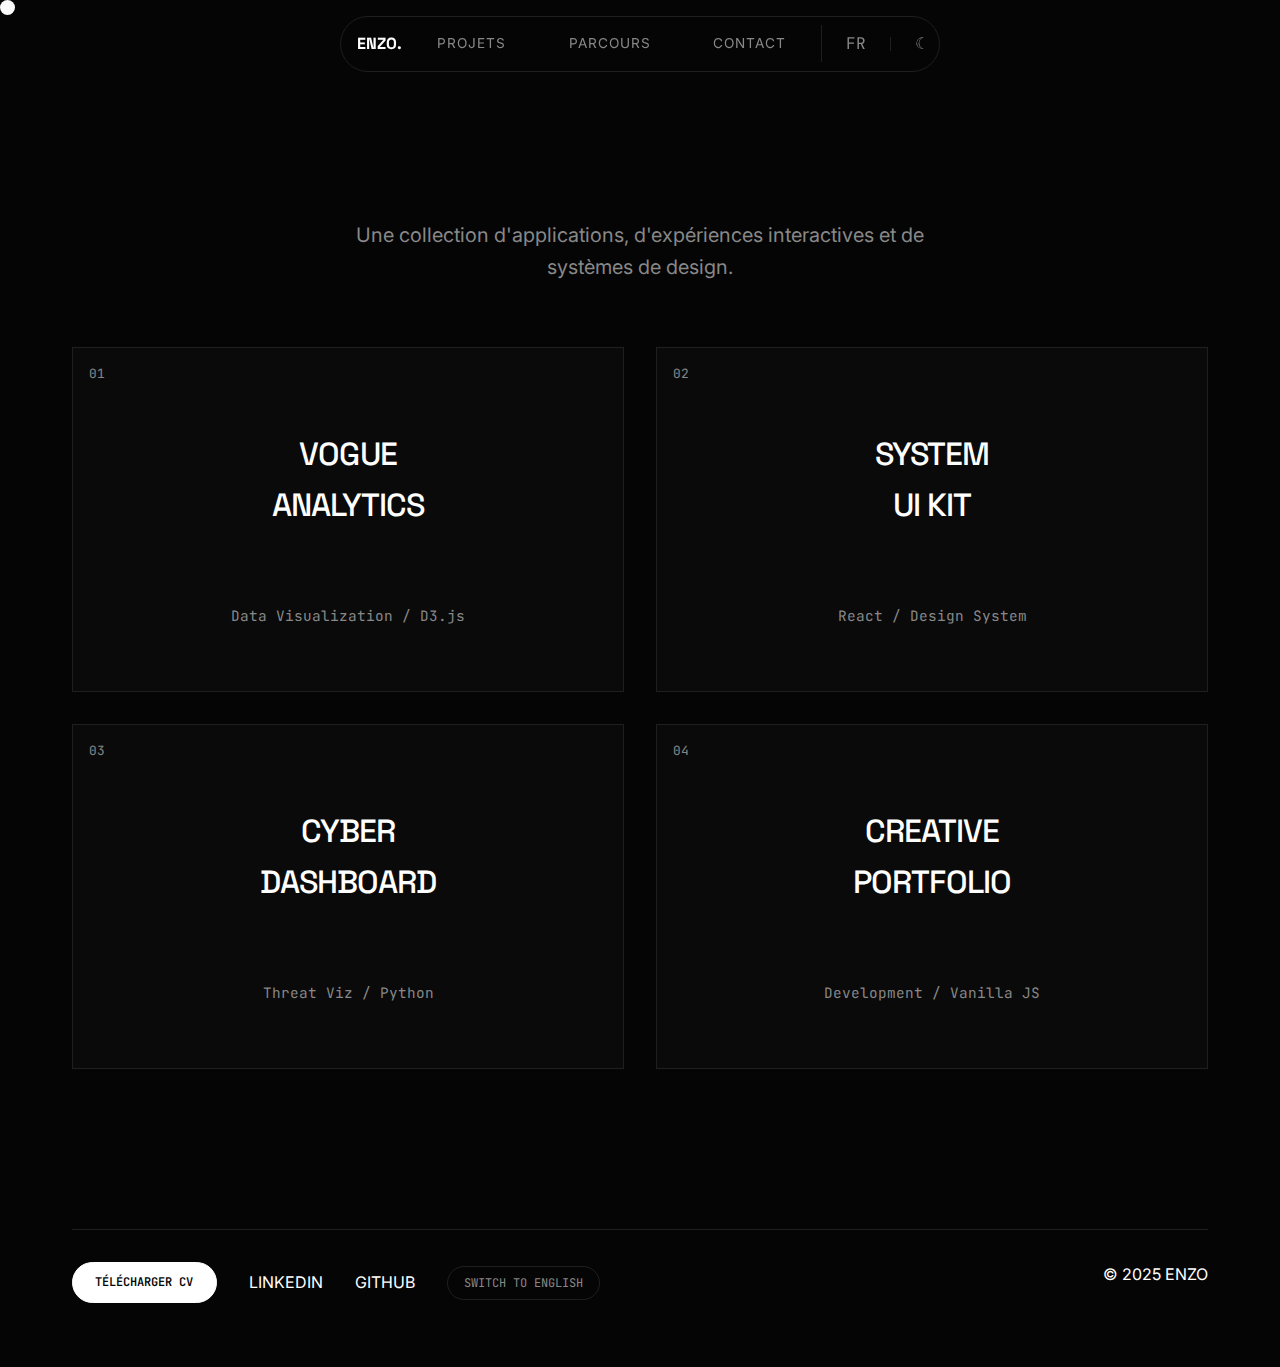
<file: project-web.html>
<!DOCTYPE html>
<html lang="fr" data-theme="dark">

<head>
    <meta charset="UTF-8">
    <meta name="viewport" content="width=device-width, initial-scale=1.0">
    <title>Web Development - Enzo</title>
    <link
        href="https://fonts.googleapis.com/css2?family=Space+Grotesk:wght@300;500;700&family=Inter:wght@300;400;600&family=JetBrains+Mono:wght@400&display=swap"
        rel="stylesheet">
    <link rel="stylesheet" href="style.css">
    <style>
        .web-selection {
            display: grid;
            grid-template-columns: repeat(2, 1fr);
            /* 2x2 Grid for 4 items */
            gap: 2rem;
            margin-top: 4rem;
        }

        .web-card {
            background: var(--card-bg);
            border: 1px solid var(--border-color);
            aspect-ratio: 16/10;
            /* Landscape for web projects */
            display: flex;
            flex-direction: column;
            align-items: center;
            justify-content: center;
            text-decoration: none;
            color: var(--text-primary);
            position: relative;
            overflow: hidden;
            transition: 0.4s var(--easing);
            padding: 2rem;
            text-align: center;
        }

        .web-card:hover {
            transform: translateY(-5px);
            border-color: var(--text-primary);
        }

        .web-title {
            font-family: var(--font-heading);
            font-size: 2rem;
            text-transform: uppercase;
            z-index: 2;
            margin-top: 1rem;
        }

        .web-subtitle {
            font-family: var(--font-mono);
            font-size: 0.9rem;
            color: var(--text-secondary);
            margin-top: 0.5rem;
            z-index: 2;
        }

        .web-overlay {
            position: absolute;
            inset: 0;
            background: linear-gradient(to bottom right, rgba(255, 255, 255, 0.05), transparent);
            opacity: 0;
            transition: 0.3s;
            z-index: 1;
        }

        .web-card:hover .web-overlay {
            opacity: 1;
        }

        .web-number {
            position: absolute;
            top: 1rem;
            left: 1rem;
            font-family: var(--font-mono);
            font-size: 0.8rem;
            opacity: 0.5;
            z-index: 2;
        }
    </style>
</head>

<body>
    <div id="cursor"></div>

    <nav>
        <a href="index.html" class="logo">Enzo.</a>
        <div class="nav-links">
            <a href="projects.html" data-i18n="nav_work">Travaux</a>
            <a href="about.html" data-i18n="nav_story">Histoire</a>
            <a href="contact.html" data-i18n="nav_contact">Contact</a>
        </div>
        <div class="nav-actions">
            <button class="lang-toggle" id="lang-btn">FR</button>
            <div class="sep"></div>
            <button class="theme-toggle" id="theme-btn" title="Changer de thème">

                <span id="theme-icon">☾</span>
            </button>
        </div>
    </nav>

    <main>
        <div class="container" style="text-align: center;">
            <h1 style="font-size: 4rem; margin-bottom: 2rem;" data-i18n="web_select_title">Web Dev.</h1>
            <p class="lead" style="margin: 0 auto 4rem auto;" data-i18n="web_select_lead">
                Une collection d'applications, d'expériences interactives et de systèmes de design.
            </p>
            <div class="web-selection">
                <!-- Project 1: Vogue Analytics -->
                <a href="project-vogue.html" class="web-card">
                    <span class="web-number">01</span>
                    <h2 class="web-title">Vogue<br>Analytics</h2>
                    <p class="web-subtitle">Data Visualization / D3.js</p>
                    <div class="web-overlay"></div>
                </a>

                <!-- Project 2: System UI Kit -->
                <a href="project-tourist.html" class="web-card">
                    <span class="web-number">02</span>
                    <h2 class="web-title">System<br>UI Kit</h2>
                    <p class="web-subtitle">React / Design System</p>
                    <div class="web-overlay"></div>
                </a>

                <!-- Project 3: Cyber Dashboard -->
                <a href="project-cyber.html" class="web-card">
                    <span class="web-number">03</span>
                    <h2 class="web-title">Cyber<br>Dashboard</h2>
                    <p class="web-subtitle">Threat Viz / Python</p>
                    <div class="web-overlay"></div>
                </a>

                <!-- Project 4: Portfolio -->
                <a href="project-portfolio.html" class="web-card">
                    <span class="web-number">04</span>
                    <h2 class="web-title">Creative<br>Portfolio</h2>
                    <p class="web-subtitle">Development / Vanilla JS</p>
                    <div class="web-overlay"></div>
                </a>
            </div>
        </div>
    </main>

    <!-- Footer -->
    <section id="contact-footer" style="padding: 4rem 0;">
        <div class="container contact-wrapper">
            <div
                style="margin-top: 6rem; display: flex; justify-content: space-between; border-top: 1px solid var(--border-color); padding-top: 2rem;">
                <div style="display:flex; gap: 2rem; align-items: center;">
                    <a href="cv/CV_Enzo_Abdi.pdf" download class="btn-download" data-i18n="footer_cv">Télécharger CV</a>
                    <a href="https://www.linkedin.com/in/abdienzo/" target="_blank"
                        style="color: var(--text-primary); text-decoration: none;">LINKEDIN</a>
                    <a href="https://github.com/zoaavela" target="_blank"
                        style="color: var(--text-primary); text-decoration: none;">GITHUB</a>
                    <button class="footer-lang-btn" id="footer-lang-btn">Switch to English</button>
                </div>
                <div>© 2025 ENZO</div>
            </div>
        </div>
    </section>

    <script src="script.js"></script>
</body>

</html>
</file>
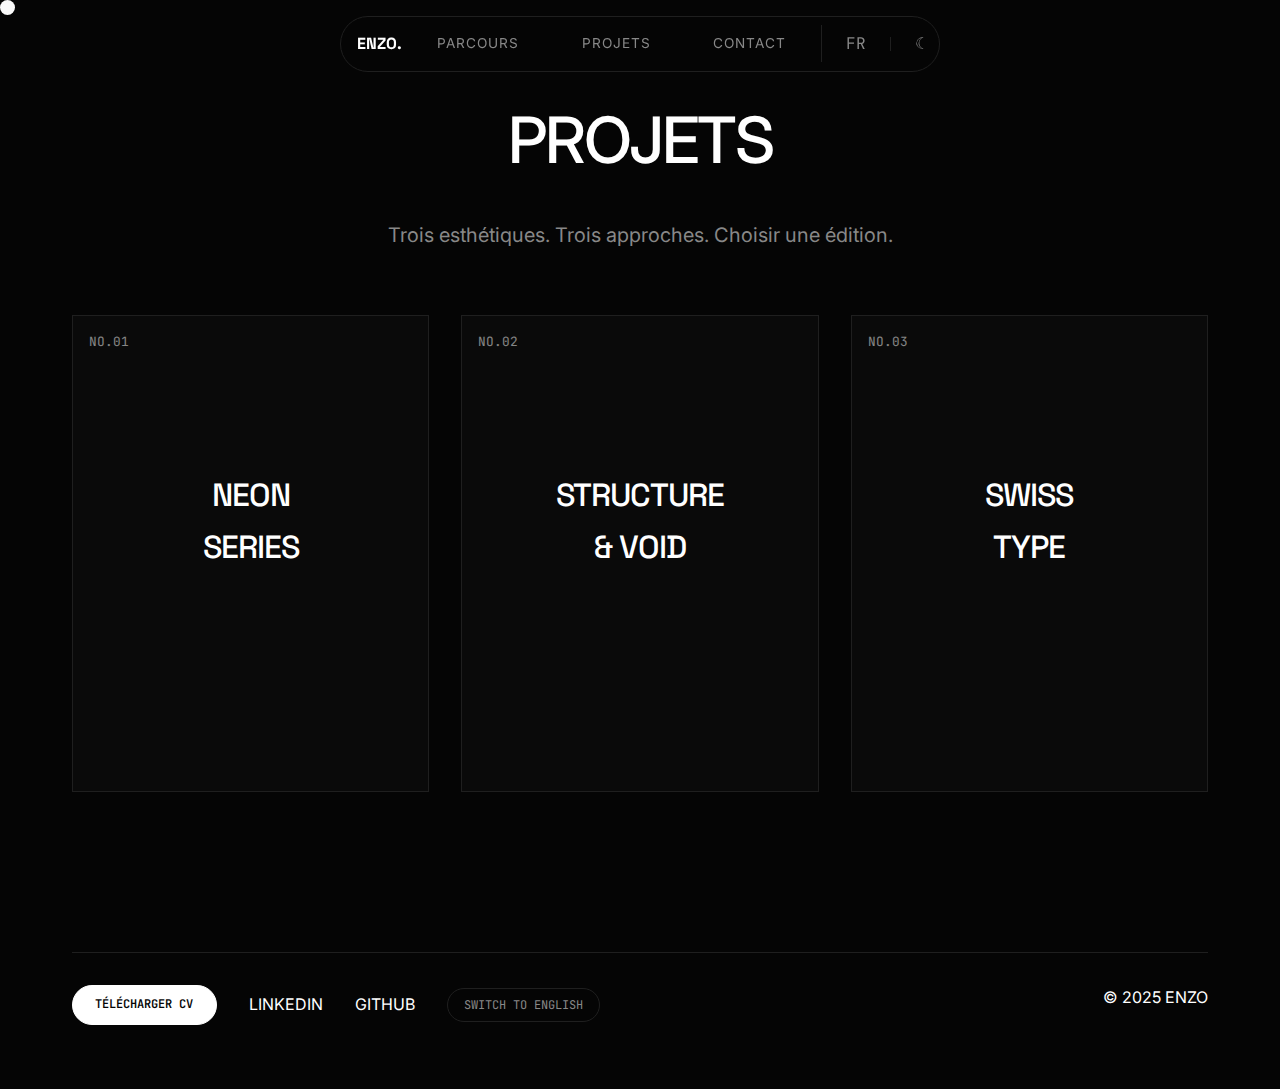
<file: projects-editorial.html>
<!DOCTYPE html>
<html lang="fr" data-theme="dark">

<head>
    <meta charset="UTF-8">
    <meta name="viewport" content="width=device-width, initial-scale=1.0">
    <title>Magazines - Enzo</title>
    <link
        href="https://fonts.googleapis.com/css2?family=Space+Grotesk:wght@300;500;700&family=Inter:wght@300;400;600&family=JetBrains+Mono:wght@400&display=swap"
        rel="stylesheet">
    <link rel="stylesheet" href="style.css">
    <style>
        .mag-selection {
            display: grid;
            grid-template-columns: repeat(3, 1fr);
            gap: 2rem;
            margin-top: 4rem;
        }

        .mag-card {
            background: var(--card-bg);
            border: 1px solid var(--border-color);
            aspect-ratio: 3/4;
            display: flex;
            align-items: center;
            justify-content: center;
            text-decoration: none;
            color: var(--text-primary);
            position: relative;
            overflow: hidden;
            transition: 0.4s var(--easing);
        }

        .mag-card:hover {
            transform: translateY(-10px);
            border-color: var(--text-primary);
        }

        .mag-title {
            font-family: var(--font-heading);
            font-size: 2rem;
            text-transform: uppercase;
            z-index: 2;
            text-align: center;
        }

        .mag-overlay {
            position: absolute;
            inset: 0;
            background: #fff;
            opacity: 0;
            transition: 0.3s;
            z-index: 1;
        }

        .mag-card:hover .mag-overlay {
            opacity: 0.1;
        }

        .mag-number {
            position: absolute;
            top: 1rem;
            left: 1rem;
            font-family: var(--font-mono);
            font-size: 0.8rem;
            opacity: 0.5;
        }
    </style>
</head>

<body>
    <div id="cursor"></div>

    <nav>
        <a href="index.html" class="logo">Enzo.</a>
        <div class="nav-links">
            <a href="about.html" data-i18n="nav_story">Histoire</a>
            <a href="projects.html" data-i18n="nav_work">Travaux</a>
            <a href="contact.html" data-i18n="nav_contact">Contact</a>
        </div>
        <div class="nav-actions">
            <button class="lang-toggle" id="lang-btn">EN</button>
            <div class="sep"></div>
            <button class="theme-toggle" id="theme-btn" title="Changer de thème">

                <span id="theme-icon">☾</span>
            </button>
        </div>
    </nav>

    <main>
        <div class="container" style="text-align: center;">
            <h1 style="font-size: 4rem; margin-bottom: 2rem;" data-i18n="mag_select_title">Sélection.</h1>
            <p class="lead" style="margin: 0 auto 4rem auto;" data-i18n="mag_select_lead">
                Trois esthétiques. Trois approches. Choisir une édition.
            </p>
            <div class="mag-selection">
                <!-- Magazine 1 -->
                <a href="project-neon.html" class="mag-card">
                    <span class="mag-number">NO.01</span>
                    <h2 class="mag-title">Neon<br>Series</h2>
                    <div class="mag-overlay"></div>
                </a>

                <!-- Magazine 2 -->
                <a href="project-structure.html" class="mag-card">
                    <span class="mag-number">NO.02</span>
                    <h2 class="mag-title">Structure<br>& Void</h2>
                    <div class="mag-overlay"></div>
                </a>

                <!-- Magazine 3 -->
                <a href="project-swiss.html" class="mag-card">
                    <span class="mag-number">NO.03</span>
                    <h2 class="mag-title">Swiss<br>Type</h2>
                    <div class="mag-overlay"></div>
                </a>
            </div>
        </div>
    </main>

    <!-- Footer -->
    <section id="contact-footer" style="padding: 4rem 0;">
        <div class="container contact-wrapper">
            <div
                style="margin-top: 6rem; display: flex; justify-content: space-between; border-top: 1px solid var(--border-color); padding-top: 2rem;">
                <div style="display:flex; gap: 2rem; align-items: center;">
                    <a href="cv/CV_Enzo_Abdi.pdf" download class="btn-download" data-i18n="footer_cv">Télécharger CV</a>
                    <a href="https://www.linkedin.com/in/abdienzo/" target="_blank"
                        style="color: var(--text-primary); text-decoration: none;">LINKEDIN</a>
                    <a href="https://github.com/zoaavela" target="_blank"
                        style="color: var(--text-primary); text-decoration: none;">GITHUB</a>
                    <button class="footer-lang-btn" id="footer-lang-btn">Switch to English</button>
                </div>
                <div>© 2025 ENZO</div>
            </div>
        </div>
    </section>

    <script src="script.js"></script>
</body>

</html>
</file>
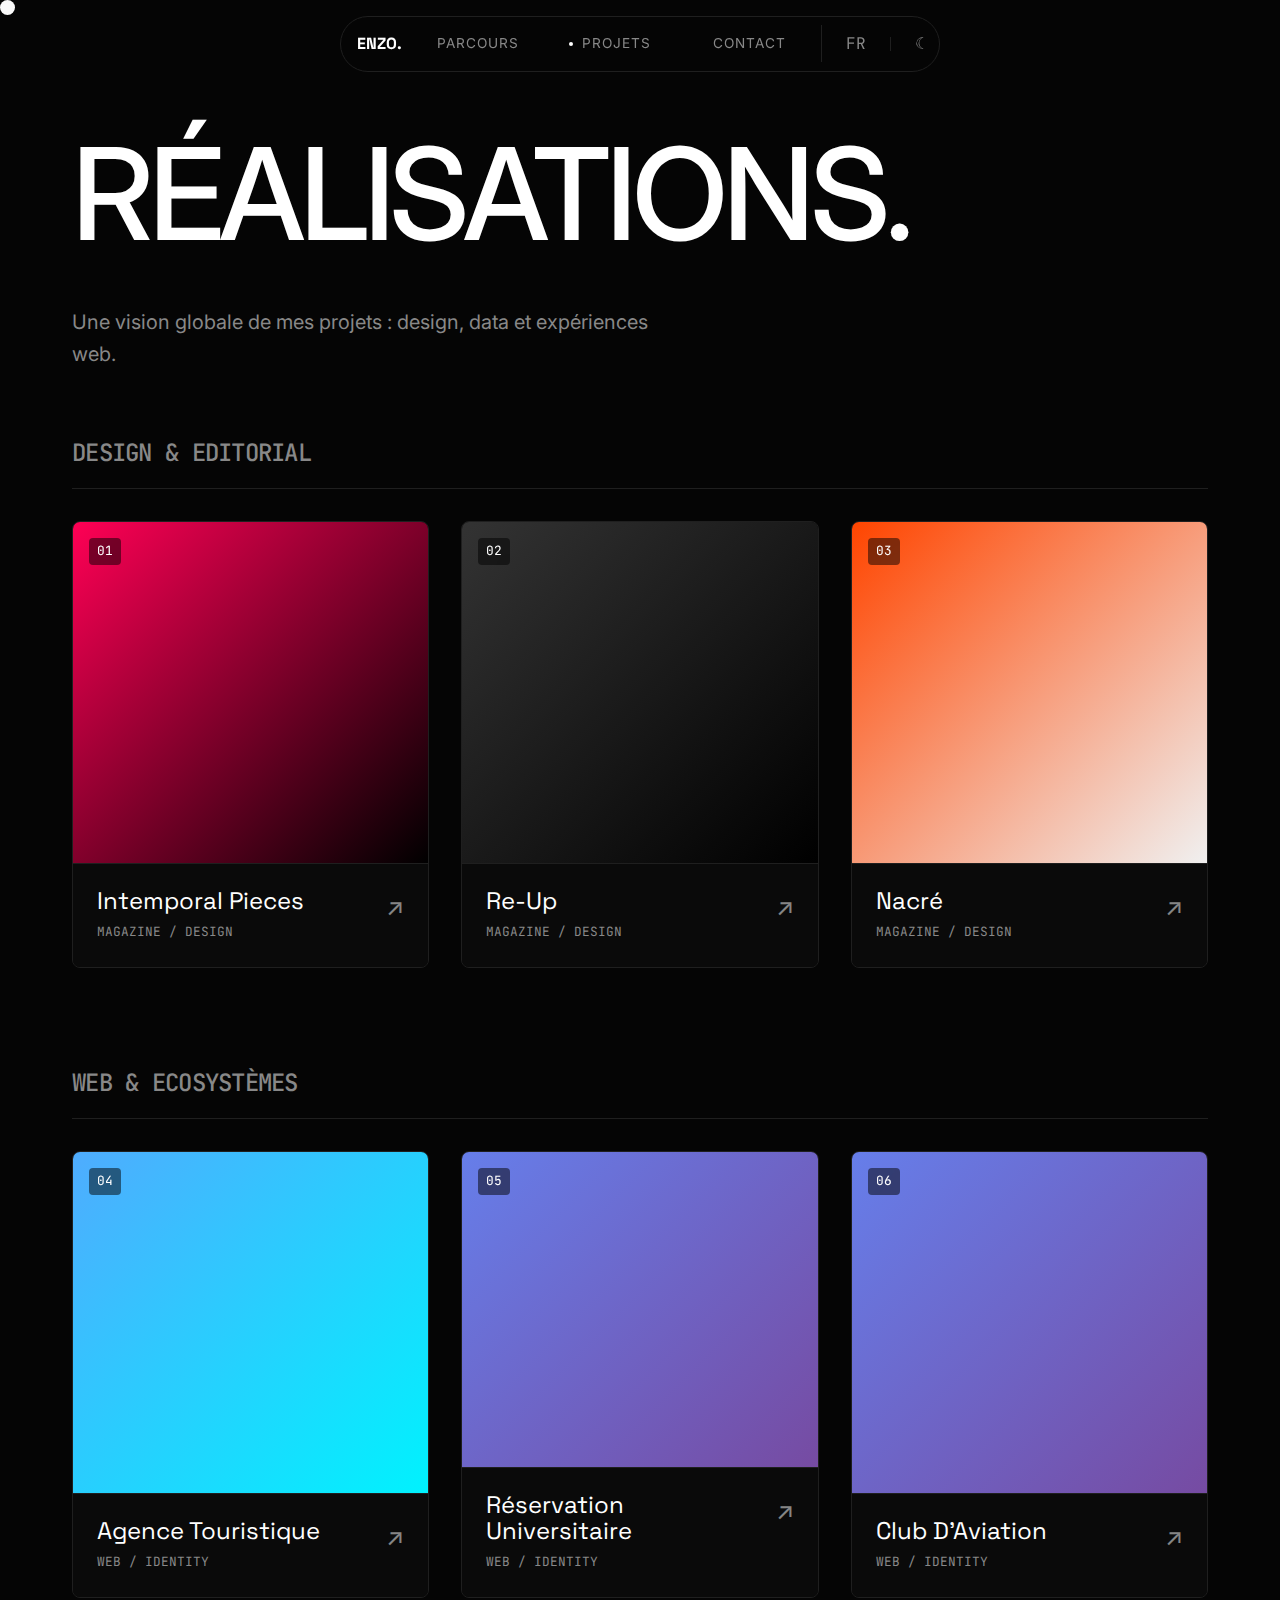
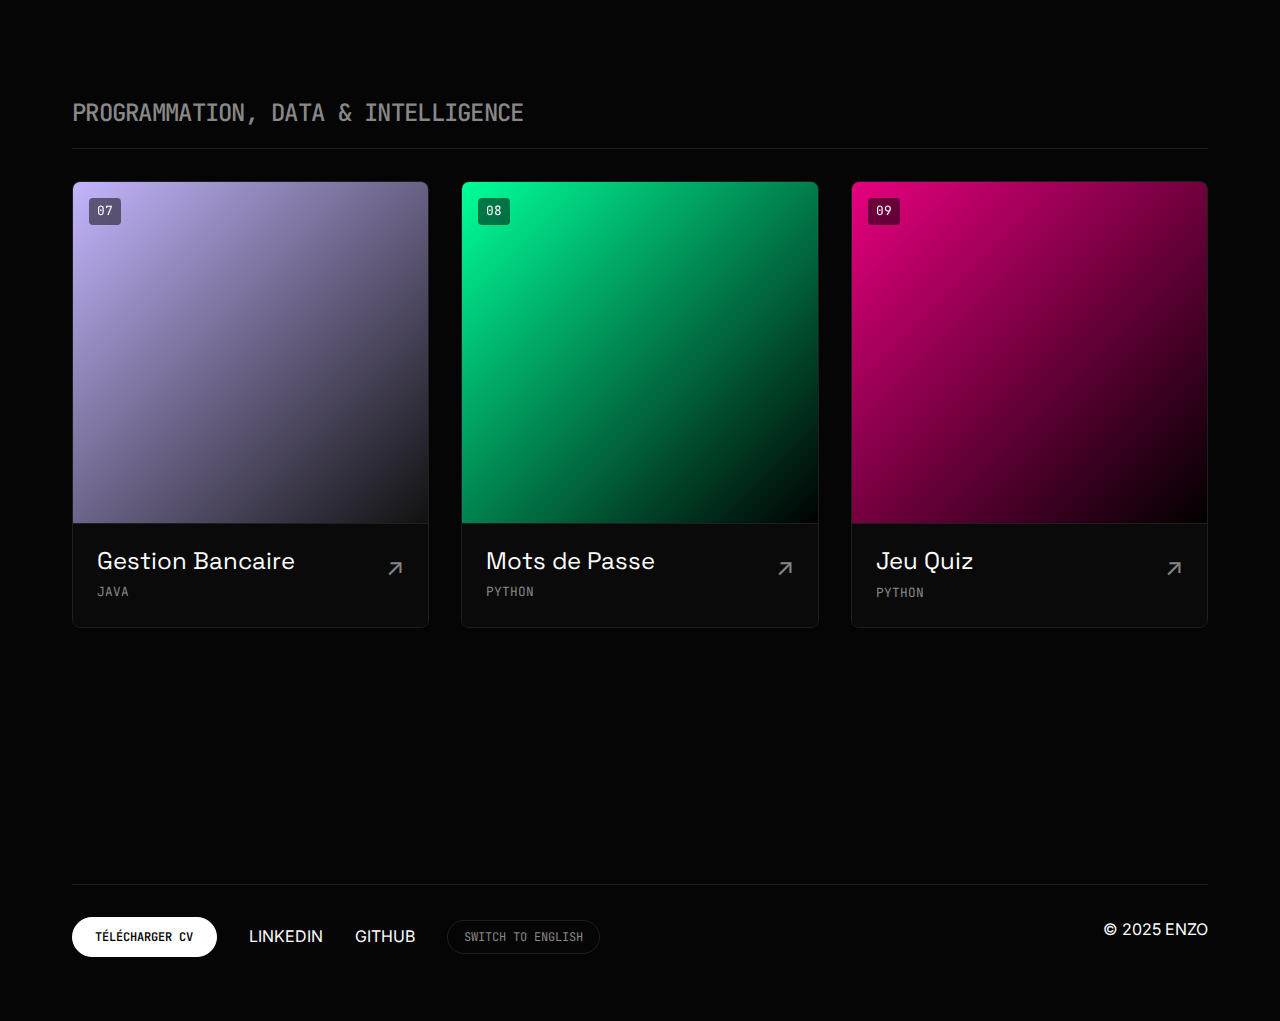
<file: projects.html>
<!DOCTYPE html>
<html lang="fr" data-theme="dark">

<head>
    <meta charset="UTF-8">
    <meta name="viewport" content="width=device-width, initial-scale=1.0">
    <title>Travaux - Enzo</title>
    <link
        href="https://fonts.googleapis.com/css2?family=Space+Grotesk:wght@300;500;700&family=Inter:wght@300;400;600&family=JetBrains+Mono:wght@400&display=swap"
        rel="stylesheet">
    <link rel="stylesheet" href="style.css">
    <script>
        const savedTheme = localStorage.getItem('theme') || 'dark';
        document.documentElement.setAttribute('data-theme', savedTheme);
    </script>
    <style>
        .works-section {
            margin-bottom: 6rem;
        }

        .works-cat-title {
            font-size: 1.5rem;
            margin-bottom: 2rem;
            padding-bottom: 1rem;
            border-bottom: 1px solid var(--border-color);
            display: inline-block;
            width: 100%;
            font-family: var(--font-mono);
            text-transform: uppercase;
            color: var(--text-secondary);
        }

        .works-grid {
            display: grid;
            grid-template-columns: repeat(auto-fill, minmax(300px, 1fr));
            gap: 2rem;
        }

        .work-card {
            background: var(--card-bg);
            border: 1px solid var(--border-color);
            border-radius: 8px;
            overflow: hidden;
            text-decoration: none;
            color: var(--text-primary);
            transition: 0.4s var(--easing);
            display: flex;
            flex-direction: column;
            position: relative;
            aspect-ratio: 4/5;
        }

        .work-card:hover {
            transform: translateY(-8px);
            border-color: var(--text-primary);
        }

        .work-visual {
            flex: 1;
            background: var(--bg-color);
            position: relative;
            overflow: hidden;
        }

        /* Generic Gradients for placeholders */
        .g-neon {
            background: linear-gradient(135deg, #FF0055, #000000);
        }

        .g-struct {
            background: linear-gradient(135deg, #333, #000);
        }

        /* Monochrome */
        .g-swiss {
            background: linear-gradient(135deg, #FF4500, #F0F0F0);
        }

        /* Swiss Red/Whiteish */
        .g-vogue {
            background: linear-gradient(135deg, #e6007e, #000);
        }

        /* Vogue pink */
        .g-cyber {
            background: linear-gradient(135deg, #00ff99, #000);
        }

        /* Cyber green */
        .g-ui {
            background: linear-gradient(135deg, #4facfe, #00f2fe);
        }

        /* Blue */
        .g-port {
            background: linear-gradient(135deg, #667eea, #764ba2);
        }

        /* Purple */
        .g-data {
            background: linear-gradient(135deg, #c4b5fd, #111);
        }

        .work-info {
            padding: 1.5rem;
            background: var(--card-bg);
            border-top: 1px solid var(--border-color);
            display: flex;
            justify-content: space-between;
            align-items: flex-start;
        }

        .work-title {
            font-family: var(--font-heading);
            font-size: 1.5rem;
            margin-bottom: 0.5rem;
            line-height: 1.1;
        }

        .work-cat {
            font-family: var(--font-mono);
            font-size: 0.8rem;
            color: var(--text-secondary);
            text-transform: uppercase;
        }

        .work-arrow {
            font-size: 1.5rem;
            opacity: 0.5;
            transition: 0.3s;
        }

        .work-card:hover .work-arrow {
            opacity: 1;
            transform: translateX(5px);
        }

        /* Number badge */
        .work-num {
            position: absolute;
            top: 1rem;
            left: 1rem;
            font-family: var(--font-mono);
            font-size: 0.8rem;
            background: rgba(0, 0, 0, 0.5);
            padding: 0.2rem 0.5rem;
            border-radius: 4px;
            backdrop-filter: blur(4px);
            z-index: 10;
            color: #fff;
        }
    </style>
</head>

<body>
    <div id="cursor"></div>

    <nav>
        <a href="index.html" class="logo">Enzo.</a>
        <div class="nav-links">
            <a href="about.html" data-i18n="nav_story">Parcours</a>
            <a href="projects.html" class="active" data-i18n="nav_work">Travaux</a>
            <a href="contact.html" data-i18n="nav_contact">Contact</a>
        </div>
        <div class="nav-actions">
            <button class="lang-toggle" id="lang-btn">FR</button>
            <div class="sep"></div>
            <button class="theme-toggle" id="theme-btn" title="Changer de thème">
                <span id="theme-icon">☾</span>
            </button>
            <button class="menu-toggle" id="menu-toggle" aria-label="Menu">
                <span></span>
                <span></span>
                <span></span>
            </button>
        </div>
    </nav>

    <main>
        <div class="container">
            <h1 style="margin-bottom: 1rem;" data-i18n="works_page_title">Réalisations.</h1>
            <p class="lead" style="margin-left: 0; margin-bottom: 4rem;" data-i18n="works_page_lead">
                Une vision globale de mes projets : design, data et expériences web.
            </p>

            <!-- DESIGN SECTION -->
            <div class="works-section">
                <h2 class="works-cat-title" data-i18n="work_cat_design">Design & Editorial</h2>
                <div class="works-grid">
                    <!-- 1. Neon Series -->
                    <a href="project-neon.html" class="work-card">
                        <div class="work-visual g-neon">
                            <span class="work-num">01</span>
                        </div>
                        <div class="work-info">
                            <div>
                                <div class="work-title">Intemporal Pieces</div>
                                <div class="work-cat">Magazine / Design</div>
                            </div>
                            <span class="work-arrow">↗</span>
                        </div>
                    </a>

                    <!-- 2. Structure & Void -->
                    <a href="project-structure.html" class="work-card">
                        <div class="work-visual g-struct">
                            <span class="work-num">02</span>
                        </div>
                        <div class="work-info">
                            <div>
                                <div class="work-title">Re-Up</div>
                                <div class="work-cat">Magazine / Design</div>
                            </div>
                            <span class="work-arrow">↗</span>
                        </div>
                    </a>

                    <!-- 3. Swiss Type -->
                    <a href="project-swiss.html" class="work-card">
                        <div class="work-visual g-swiss">
                            <span class="work-num">03</span>
                        </div>
                        <div class="work-info">
                            <div>
                                <div class="work-title">Nacré</div>
                                <div class="work-cat">Magazine / Design</div>
                            </div>
                            <span class="work-arrow">↗</span>
                        </div>
                    </a>
                </div>
            </div>


            <!-- WEB SECTION -->
            <div class="works-section">
                <h2 class="works-cat-title" data-i18n="work_cat_web">Web & Ecosystems</h2>
                <div class="works-grid">
                    <!-- System UI Kit -->
                    <a href="project-tourist.html" class="work-card">
                        <div class="work-visual g-ui">
                            <span class="work-num">04</span>
                        </div>
                        <div class="work-info">
                            <div>
                                <div class="work-title">Agence Touristique</div>
                                <div class="work-cat">Web / Identity</div>
                            </div>
                            <span class="work-arrow">↗</span>
                        </div>
                    </a>

                    <!-- Portfolio -->
                    <a href="project-portfolio.html" class="work-card">
                        <div class="work-visual g-port">
                            <span class="work-num">05</span>
                        </div>
                        <div class="work-info">
                            <div>
                                <div class="work-title">Réservation Universitaire</div>
                                <div class="work-cat">Web / Identity</div>
                            </div>
                            <span class="work-arrow">↗</span>
                        </div>
                    </a>

                    <a href="project-aviation.html" class="work-card">
                        <div class="work-visual g-port">
                            <span class="work-num">06</span>
                        </div>
                        <div class="work-info">
                            <div>
                                <div class="work-title">Club D'Aviation</div>
                                <div class="work-cat">Web / Identity</div>
                            </div>
                            <span class="work-arrow">↗</span>
                        </div>
                    </a>
                </div>
            </div>

            <!-- DATA SECTION -->
            <div class="works-section">
                <h2 class="works-cat-title" data-i18n="work_cat_data">Programmation, Data & Intelligence</h2>
                <div class="works-grid">
                    <!-- Net-Sentinel AI -->
                    <a href="project-bank.html" class="work-card">
                        <div class="work-visual g-data">
                            <span class="work-num">07</span>
                        </div>
                        <div class="work-info">
                            <div>
                                <div class="work-title">Gestion Bancaire</div>
                                <div class="work-cat">Java</div>
                            </div>
                            <span class="work-arrow">↗</span>
                        </div>
                    </a>

                    <!-- Cyber Dashboard -->
                    <a href="project-cyber.html" class="work-card">
                        <div class="work-visual g-cyber">
                            <span class="work-num">08</span>
                        </div>
                        <div class="work-info">
                            <div>
                                <div class="work-title">Mots de Passe</div>
                                <div class="work-cat">Python</div>
                            </div>
                            <span class="work-arrow">↗</span>
                        </div>
                    </a>

                    <!-- Vogue Analytics -->
                    <a href="project-vogue.html" class="work-card">
                        <div class="work-visual g-vogue">
                            <span class="work-num">09</span>
                        </div>
                        <div class="work-info">
                            <div>
                                <div class="work-title">Jeu Quiz</div>
                                <div class="work-cat">Python</div>
                            </div>
                            <span class="work-arrow">↗</span>
                        </div>
                    </a>
                </div>
            </div>

        </div>
    </main>

    <!-- Footer -->
    <section id="contact-footer" style="padding: 4rem 0;">
        <div class="container contact-wrapper">
            <div
                style="margin-top: 6rem; display: flex; justify-content: space-between; border-top: 1px solid var(--border-color); padding-top: 2rem;">
                <div style="display:flex; gap: 2rem; align-items: center;">
                    <a href="cv/CV_Enzo_Abdi.pdf" download="" class="btn-download" data-i18n="footer_cv">Télécharger
                        CV</a>
                    <a href="https://www.linkedin.com/in/abdienzo/" target="_blank"
                        style="color: var(--text-primary); text-decoration: none;">LINKEDIN</a>
                    <a href="https://github.com/zoaavela" target="_blank"
                        style="color: var(--text-primary); text-decoration: none;">GITHUB</a>
                    <button class="footer-lang-btn" id="footer-lang-btn">Switch to English</button>
                </div>
                <div>© 2025 ENZO</div>
            </div>
        </div>
    </section>

    <script src="script.js"></script>
</body>

</html>
</file>
<file: style.css>
/* --- V10: Monochrome Motion --- */
:root {
    --bg-color: #050505;
    --text-primary: #ffffff;
    --text-secondary: #888888;
    --accent-color: #ffffff;
    /* White is the accent in dark mode */
    --card-bg: #0a0a0a;
    --border-color: #1f1f1f;
    /* RGB for Glassmorphism */
    --bg-rgb: 5, 5, 5;

    --font-heading: 'Space Grotesk', sans-serif;
    --font-body: 'Inter', sans-serif;
    --font-mono: 'JetBrains Mono', monospace;

    --easing: cubic-bezier(0.19, 1, 0.22, 1);
}

[data-theme="light"] {
    --bg-color: #ffffff;
    --text-primary: #000000;
    --text-secondary: #666666;
    --accent-color: #000000;
    --card-bg: #f4f4f4;
    --border-color: #e0e0e0;

    --bg-rgb: 255, 255, 255;
}


* {
    margin: 0;
    padding: 0;
    box-sizing: border-box;
}

body {
    background-color: var(--bg-color);
    color: var(--text-primary);
    font-family: var(--font-body);
    line-height: 1.6;
    overflow-x: hidden;
    cursor: none;
    transition: background-color 0.5s var(--easing), color 0.5s var(--easing);
}

/* --- Layout utils --- */
.container {
    max-width: 1200px;
    margin: 0 auto;
    padding: 0 2rem;
}

section {
    padding: 6rem 0;
    position: relative;
}

.full-height {
    min-height: 100vh;
    display: flex;
    align-items: center;
}

/* --- Standard Page Header --- */
.page-header {
    padding-top: 6rem;
    /* Standard visual top spacing */
    padding-bottom: 4rem;
    border-bottom: 1px solid var(--border-color);
    margin-bottom: 4rem;
}

/* --- Typography (Big & Bold) --- */
h1 {
    font-size: clamp(4rem, 10vw, 8rem);
    line-height: 1.3;
    /* Increased significantly to prevent clipping */
    font-weight: 500;
    letter-spacing: -0.04em;
    margin-bottom: 2rem;
    text-transform: uppercase;
    padding-top: 0.2em;
    /* More breathing room for accents */
    padding-bottom: 0.1em;
    /* Safety buffer */
}

/* Page Spacing Fix */
main {
    padding-top: 85px;
    /* Reduced further to 85px */
}

/* Ensure full-height sections also respect the header area
   but calculate min-height to fit viewport */
.full-height {
    min-height: calc(100vh - 85px);
    /* Subtract main padding to fit viewport exactly */
    display: flex;
    align-items: center;
    padding-top: 0;
    /* Remove extra padding since main handles it */
    box-sizing: border-box;
}

h2 {
    font-size: clamp(2.5rem, 5vw, 4rem);
    font-weight: 500;
    letter-spacing: -0.03em;
    margin-bottom: 4rem;
    position: relative;
    display: inline-block;
}

h2::after {
    content: '';
    position: absolute;
    bottom: 0;
    left: 0;
    width: 0%;
    height: 2px;
    background: var(--text-primary);
    transition: width 0.8s var(--easing);
}

section.active h2::after {
    width: 100%;
}

.highlight {
    font-style: italic;
    font-weight: 300;
    color: var(--text-secondary);
}

p.lead {
    font-size: 1.25rem;
    color: var(--text-secondary);
    max-width: 600px;
    margin-left: auto;
}

/* --- Navigation (Solid & Readable) --- */
nav {
    position: fixed;
    top: 1rem;
    /* Reduced top margin from 1.5rem */
    left: 50%;
    transform: translateX(-50%);
    z-index: 1000;
    padding: 0.5rem 1rem;
    /* Compact padding */
    display: flex;
    gap: 1rem;
    align-items: center;
    /* Reduced gap */

    /* Glassmorphism Fix */
    background: rgba(var(--bg-rgb), 0.7);
    /* translucent */
    backdrop-filter: blur(12px);
    /* Blur effect */
    -webkit-backdrop-filter: blur(12px);
    border: 1px solid var(--border-color);
    border-radius: 100px;

    /* STABILITY FIX */
    width: 90%;
    max-width: 600px;
    /* Limit width on large screens */
    min-width: auto;
    justify-content: space-between;
}

/* Menu Toggle (Hamburger) */
.menu-toggle {
    display: none;
    background: none;
    border: none;
    cursor: pointer;
    flex-direction: column;
    gap: 5px;
    padding: 0.5rem;
    z-index: 2002;
    /* Above everything */
}

.menu-toggle span {
    display: block;
    width: 24px;
    height: 2px;
    background: var(--text-primary);
    transition: 0.3s cubic-bezier(0.19, 1, 0.22, 1);
    border-radius: 2px;
}

/* Hamburger Animation */
.menu-toggle.active span:nth-child(1) {
    transform: translateY(7px) rotate(45deg);
}

.menu-toggle.active span:nth-child(2) {
    opacity: 0;
}

.menu-toggle.active span:nth-child(3) {
    transform: translateY(-7px) rotate(-45deg);
}

.logo {
    font-family: var(--font-heading);
    font-weight: 700;
    font-size: 1rem;
    text-transform: uppercase;
    text-decoration: none;
    color: var(--text-primary);
    width: 60px;
    /* Fixed width for logo area */
}

.nav-links {
    display: flex;
    gap: 1.5rem;
    justify-content: center;
    flex: 1;
}

.nav-links a {
    color: var(--text-secondary);
    text-decoration: none;
    font-size: 0.85rem;
    text-transform: uppercase;
    letter-spacing: 1px;
    position: relative;
    transition: 0.3s;
    text-align: center;
    min-width: 80px;
    /* Fixed width to prevent jumping when text changes (EN/FR) */
    display: inline-block;
    /* Ensure width is respected */
    padding: 0.5rem 1.2rem;
    /* Consistent internal spacing */
}

.nav-links a:hover {
    opacity: 1;
}

.nav-links a::before {
    content: '';
    position: absolute;
    top: 50%;
    left: 0.4rem;
    /* Fixed position relative to padded box */
    width: 4px;
    height: 4px;
    border-radius: 50%;
    background: var(--text-primary);
    transform: translateY(-50%) scale(0);
    transition: 0.3s var(--easing);
}

.nav-links a.active::before {
    transform: translateY(-50%) scale(1);
}

.nav-actions {
    display: flex;
    align-items: center;
    gap: 0.8rem;
    /* Reduced gap because buttons now have padding */
    border-left: 1px solid var(--border-color);
    padding-left: 1rem;
    /* More separation from links */
}

/* Visual Separator */
.sep {
    width: 1px;
    height: 14px;
    background: var(--border-color);
    margin: 0 0.2rem;
}

.lang-toggle,
.theme-toggle {
    background: none;
    border: none;
    color: var(--text-secondary);
    cursor: pointer;
    font-size: 1rem;
    /* Increased from 0.85rem */
    padding: 0.5rem;
    /* Added padding for larger hit area */
    font-family: var(--font-mono);
    text-transform: uppercase;
    transition: 0.3s;
    display: flex;
    align-items: center;
    gap: 8px;
    /* Slightly increased gap */
}

.lang-toggle:hover,
.theme-toggle:hover {
    color: var(--text-primary);
    transform: scale(1.1);
    /* visual feedback */
}

.footer-lang-btn {
    background: transparent;
    border: 1px solid var(--border-color);
    color: var(--text-secondary);
    padding: 0.5rem 1rem;
    border-radius: 50px;
    cursor: pointer;
    font-family: var(--font-mono);
    text-transform: uppercase;
    font-size: 0.75rem;
    transition: 0.3s;
}

.footer-lang-btn:hover {
    border-color: var(--text-primary);
    color: var(--text-primary);
}

.btn-download {
    background: var(--text-primary);
    color: var(--bg-color);
    text-decoration: none;
    padding: 0.6rem 1.4rem;
    border-radius: 50px;
    font-family: var(--font-mono);
    font-size: 0.75rem;
    text-transform: uppercase;
    font-weight: 600;
    transition: 0.3s cubic-bezier(0.19, 1, 0.22, 1);
    display: inline-flex;
    align-items: center;
    gap: 0.5rem;
    border: 1px solid var(--text-primary);
}

.btn-download:hover {
    background: transparent;
    color: var(--text-primary);
    transform: translateY(-2px);
}

/* --- Hero --- */
.hero-wrapper {
    width: 100%;
}

.hero-visual {
    display: none;
}

/* Removing abstract blob for clean look */
.hero-stats {
    display: flex;
    justify-content: space-between;
    border-top: 1px solid var(--border-color);
    margin-top: 6rem;
    padding-top: 1.5rem;
}

.stat-item {
    text-align: left;
}

.stat-number {
    font-size: 3rem;
    font-weight: 300;
    display: block;
    line-height: 1;
}

.stat-label {
    font-family: var(--font-mono);
    font-size: 0.75rem;
    color: var(--text-secondary);
    text-transform: uppercase;
    letter-spacing: 0.05em;
    margin-top: 0.5rem;
}

/* --- Projects (Hover Reveal) --- */
.work-grid {
    display: flex;
    flex-direction: column;
    border-top: 1px solid var(--border-color);
}

.project-row {
    display: flex;
    justify-content: space-between;
    align-items: center;
    padding: 3rem 0;
    border-bottom: 1px solid var(--border-color);
    position: relative;
    transition: 0.3s;
    text-decoration: none;
    color: var(--text-primary);
    overflow: hidden;
}

.project-row:hover {
    padding-left: 2rem;
}

.project-row:hover .p-title {
    transform: skewX(-10deg);
    color: var(--text-secondary);
}

.p-title {
    font-size: 3rem;
    font-weight: 500;
    transition: transform 0.3s cubic-bezier(0.19, 1, 0.22, 1), color 0.3s;
    transform-origin: left center;
    display: block;
    /* Restores line break behavior */
    width: fit-content;
    /* Keeps transform tight to text */
}

.p-cats {
    font-family: var(--font-mono);
    color: var(--text-secondary);
    font-size: 0.9rem;
    text-transform: uppercase;
}

.p-arrow {
    font-size: 3rem;
    opacity: 0;
    transform: translateX(-20px);
    transition: 0.3s var(--easing);
}

.project-row:hover .p-arrow {
    opacity: 1;
    transform: translateX(0);
}

/* --- Timeline (Premium Vertical) --- */
.timeline {
    position: relative;
    max-width: 800px;
    margin: 4rem auto 0;
    padding-left: 2rem;
}

/* The Vertical Line */
.timeline::before {
    content: '';
    position: absolute;
    top: 0;
    left: 0;
    /* Line on the far left */
    width: 1px;
    height: 100%;
    background: linear-gradient(to bottom,
            transparent,
            var(--border-color) 10%,
            var(--border-color) 90%,
            transparent);
}

.timeline-item {
    position: relative;
    margin-bottom: 3rem;
    /* Spacing between cards */
    padding: 2rem;
    background: rgba(var(--bg-rgb), 0.02);
    /* Very subtle fill */
    border: 1px solid var(--border-color);
    border-radius: 12px;
    backdrop-filter: blur(5px);
    transition: 0.3s var(--easing);

    /* Animation Init State */
    opacity: 0;
    transform: translateX(-20px);
}

/* Hover Effect on Card */
.timeline-item:hover {
    transform: translateX(-10px);
    /* Slight move right */
    background: rgba(var(--bg-rgb), 0.05);
    border-color: var(--text-secondary);
    box-shadow: 0 10px 40px -10px rgba(0, 0, 0, 0.5);
}

/* The Connector Dot */
.timeline-item::after {
    content: '';
    position: absolute;
    top: 2.5rem;
    /* Align with first line of text roughly */
    left: -2.35rem;
    /* Position on the line */
    width: 11px;
    height: 11px;
    border-radius: 50%;
    background: var(--bg-color);
    border: 1px solid var(--text-secondary);
    transition: 0.3s var(--easing);
    z-index: 1;
}

/* Active State Dot */
.timeline-item:hover::after {
    background: var(--text-primary);
    border-color: var(--text-primary);
    box-shadow: 0 0 15px var(--text-primary);
    /* Glow */
    transform: scale(1.2);
}

/* Date Tag */
.t-date {
    display: inline-block;
    font-family: var(--font-mono);
    font-size: 0.75rem;
    color: var(--text-secondary);
    margin-bottom: 0.8rem;
    padding: 0.25rem 0.75rem;
    border-radius: 100px;
    background: rgba(255, 255, 255, 0.05);
    border: 1px solid transparent;
    transition: 0.3s;
}

.timeline-item:hover .t-date {
    border-color: var(--border-color);
    color: var(--text-primary);
}

/* Active State Triggered by JS */
section.active .timeline-item {
    opacity: 1;
    transform: translateX(0);
}

section.active .timeline-item:nth-child(1) {
    transition-delay: 0.1s;
}

section.active .timeline-item:nth-child(2) {
    transition-delay: 0.3s;
}

section.active .timeline-item:nth-child(3) {
    transition-delay: 0.5s;
}

@media (max-width: 768px) {
    .timeline {
        padding-left: 1.5rem;
    }

    .timeline-item {
        padding: 1.5rem;
    }

    .timeline-item::after {
        left: -1.85rem;
    }
}

/* --- Veille Cards --- */
.veille-grid {
    display: grid;
    grid-template-columns: repeat(2, 1fr);
    gap: 1px;
    background: var(--border-color);
    /* Grid border effect */
    border: 1px solid var(--border-color);
}

.veille-item {
    background: var(--bg-color);
    padding: 3rem;
    transition: 0.3s;
}

.veille-item:hover {
    background: var(--card-bg);
}

.progress-bar {
    height: 2px;
    background: var(--border-color);
    margin-top: 2rem;
    width: 100%;
    position: relative;
}

.progress {
    height: 100%;
    background: var(--text-primary);
    position: absolute;
    top: 0;
    left: 0;
}

/* --- Contact --- */
.contact-wrapper {
    text-align: center;
}

.big-link {
    font-size: clamp(3rem, 6vw, 6rem);
    font-weight: 700;
    text-decoration: underline;
    text-decoration-thickness: 3px;
    color: var(--text-primary);
    transition: 0.3s;
}

.big-link:hover {
    color: var(--text-secondary);
    text-decoration-thickness: 1px;
}

/* --- Cursor --- */
#cursor {
    width: 15px;
    height: 15px;
    background: #fff;
    border-radius: 50%;
    position: fixed;
    pointer-events: none;
    z-index: 9999;
    mix-blend-mode: difference;
    transition: transform 0.2s cubic-bezier(0.19, 1, 0.22, 1);
}

#cursor.active {
    transform: scale(4);
}

/* --- Animations --- */
.char-reveal span {
    display: inline-block;
    opacity: 0;
    transform: translateY(100%);
    animation: revealChar 0.8s var(--easing) forwards;
}

@keyframes revealChar {
    to {
        opacity: 1;
        transform: translateY(0);
    }
}

@media (max-width: 768px) {
    .menu-toggle {
        display: flex;
    }

    .nav-links {
        display: flex;
        /* Keep it flex but hidden via transform/opacity */
        position: fixed;
        top: 0;
        left: 0;
        width: 100vw;
        height: 100vh;
        background: var(--bg-color);
        /* Solid background to cover content */
        flex-direction: column;
        justify-content: center;
        align-items: center;
        gap: 3rem;
        padding-top: 4rem;

        /* Animation State */
        opacity: 0;
        pointer-events: none;
        transform: translateY(-20px);
        transition: opacity 0.4s var(--easing), transform 0.4s var(--easing);
        z-index: 1001;
        /* Behind hamburger */
    }

    .nav-links.active {
        opacity: 1;
        pointer-events: all;
        transform: translateY(0);
    }

    .nav-links a {
        font-size: 2rem;
        /* Larger text for mobile */
        min-width: auto;
    }

    /* Adjust nav layout for mobile */
    nav {
        padding: 0.5rem 1rem;
        width: 90%;
        max-width: none;
    }

    .nav-actions {
        border-left: none;
        padding-left: 0;
        gap: 0.5rem;
        /* Tighter gap */
    }

    .hero-stats {
        flex-wrap: wrap;
        gap: 2rem;
    }

    .project-row {
        flex-direction: column;
        align-items: flex-start;
        gap: 1rem;
    }

    .p-arrow {
        display: none;
    }

    .veille-grid {
        grid-template-columns: 1fr;
    }

    .skills-container {
        grid-template-columns: 1fr;
        gap: 3rem;
    }
}

/* --- Menu List (Index) --- */
.home-nav {
    display: flex;
    justify-content: center;
    align-items: center;
    width: 100%;
    padding: 2rem;
    position: absolute;
    top: 0;
    left: 0;
    /* Reset inherited Nav styles */
    transform: none;
    min-width: auto;
    background: transparent;
    border: none;
    backdrop-filter: none;
    -webkit-backdrop-filter: none;
}

.home-nav .logo {
    font-size: 1.2rem;
    text-align: center;
}

.index-controls {
    position: fixed;
    bottom: 2rem;
    right: 2rem;
    display: flex;
    align-items: center;
    gap: 1rem;
    z-index: 100;
    /* Glassmorphism for the controls only */
    background: rgba(var(--bg-rgb), 0.5);
    backdrop-filter: blur(8px);
    padding: 0.8rem 1.5rem;
    /* Increased padding */
    border-radius: 60px;
    /* adjusted radius */
    border: 1px solid var(--border-color);
}

.index-controls .sep {
    height: 20px;
    width: 1px;
    background: var(--border-color);
}

.menu-list {
    display: flex;
    flex-direction: column;
    align-items: center;
    gap: 1rem;
}

.menu-item {
    font-family: var(--font-heading);
    font-size: clamp(3rem, 8vw, 6rem);
    font-weight: 500;
    text-decoration: none;
    color: var(--text-primary);
    text-transform: uppercase;
    position: relative;
    align-items: center;
    /* Center Vertically */
    gap: 1rem;
    transition: 0.3s;
    line-height: 1.1;
    /* Slightly relaxed for better optical center */
}

.menu-item:hover {
    color: var(--text-secondary);
    transform: scale(1.02);
}

.menu-text {
    position: relative;
}

.menu-count {
    font-family: var(--font-mono);
    font-size: 1rem;
    color: var(--text-secondary);
    margin-top: 0;
    /* Remove offset */
    margin-left: 0.5rem;
    /* Small gap adjustment */
    opacity: 0.6;
    align-self: center;
    /* Explicit vertical center */
}

/* --- Skills / Compétences --- */
.skills-container {
    display: grid;
    grid-template-columns: 1fr;
    gap: 4rem;
    padding-top: 2rem;
    border-top: 1px solid var(--border-color);
}

.skills-section h3 {
    font-size: 1.5rem;
    margin-bottom: 1rem;
    text-transform: uppercase;
    letter-spacing: 1px;
    font-weight: 500;
}

.skills-description {
    color: var(--text-secondary);
    margin-bottom: 2rem;
    font-size: 0.95rem;
    max-width: 90%;
}

.skills-list {
    display: flex;
    flex-wrap: wrap;
    gap: 0.8rem;
}

.skill-tag {
    font-family: var(--font-mono);
    font-size: 1.1rem;
    /* Even bigger */
    text-transform: uppercase;
    padding: 1rem 2rem;
    /* Even bigger */
    border: 1px solid var(--border-color);
    color: var(--text-secondary);
    transition: 0.3s;
    cursor: default;
}

.skill-tag:hover {
    border-color: var(--text-primary);
    color: var(--bg-color);
    background: var(--text-primary);
    transform: translateY(-2px);
}

.next-project-card:hover {
    background: var(--card-bg);
    border-color: var(--text-primary) !important;
}

/* --- Action Buttons --- */
.btn-action {
    display: inline-flex;
    align-items: center;
    justify-content: center;
    padding: 1rem 2rem;
    border: 1px solid var(--border-color);
    border-radius: 50px;
    text-decoration: none;
    color: var(--text-primary);
    font-family: var(--font-mono);
    text-transform: uppercase;
    font-size: 0.9rem;
    transition: 0.3s;
    min-width: 160px;
    margin: 0.5rem;
}

.btn-action:hover {
    background: var(--text-primary);
    color: var(--bg-color);
    border-color: var(--text-primary);
}

.btn-action.primary {
    background: var(--text-primary);
    color: var(--bg-color);
    border-color: var(--text-primary);
}

.btn-action.primary:hover {
    background: transparent;
    color: var(--text-primary);
}

/* --- Entrance Animations (Index) --- */
@keyframes fadeInUp {
    from {
        opacity: 0;
        transform: translateY(40px);
        filter: blur(10px);
    }

    to {
        opacity: 1;
        transform: translateY(0);
        filter: blur(0);
    }
}

/* Staggered Targets */
.home-nav {
    animation: fadeInUp 0.8s var(--easing) both;
    animation-delay: 0.2s;
}

.hero-wrapper>p {
    /* Portfolio 2025 label */
    animation: fadeInUp 0.8s var(--easing) both;
    animation-delay: 0.4s;
}

.menu-list .menu-item:nth-child(1) {
    animation: fadeInUp 0.8s var(--easing) both;
    animation-delay: 0.5s;
}

.menu-list .menu-item:nth-child(2) {
    animation: fadeInUp 0.8s var(--easing) both;
    animation-delay: 0.6s;
}

.menu-list .menu-item:nth-child(3) {
    animation: fadeInUp 0.8s var(--easing) both;
    animation-delay: 0.7s;
}

.hero-wrapper>div:last-child {
    /* Footer stats */
    animation: fadeInUp 1s var(--easing) both;
    animation-delay: 1s;
}

.index-controls {
    animation: fadeInUp 1s var(--easing) both;
    animation-delay: 1.2s;
}
</file>
